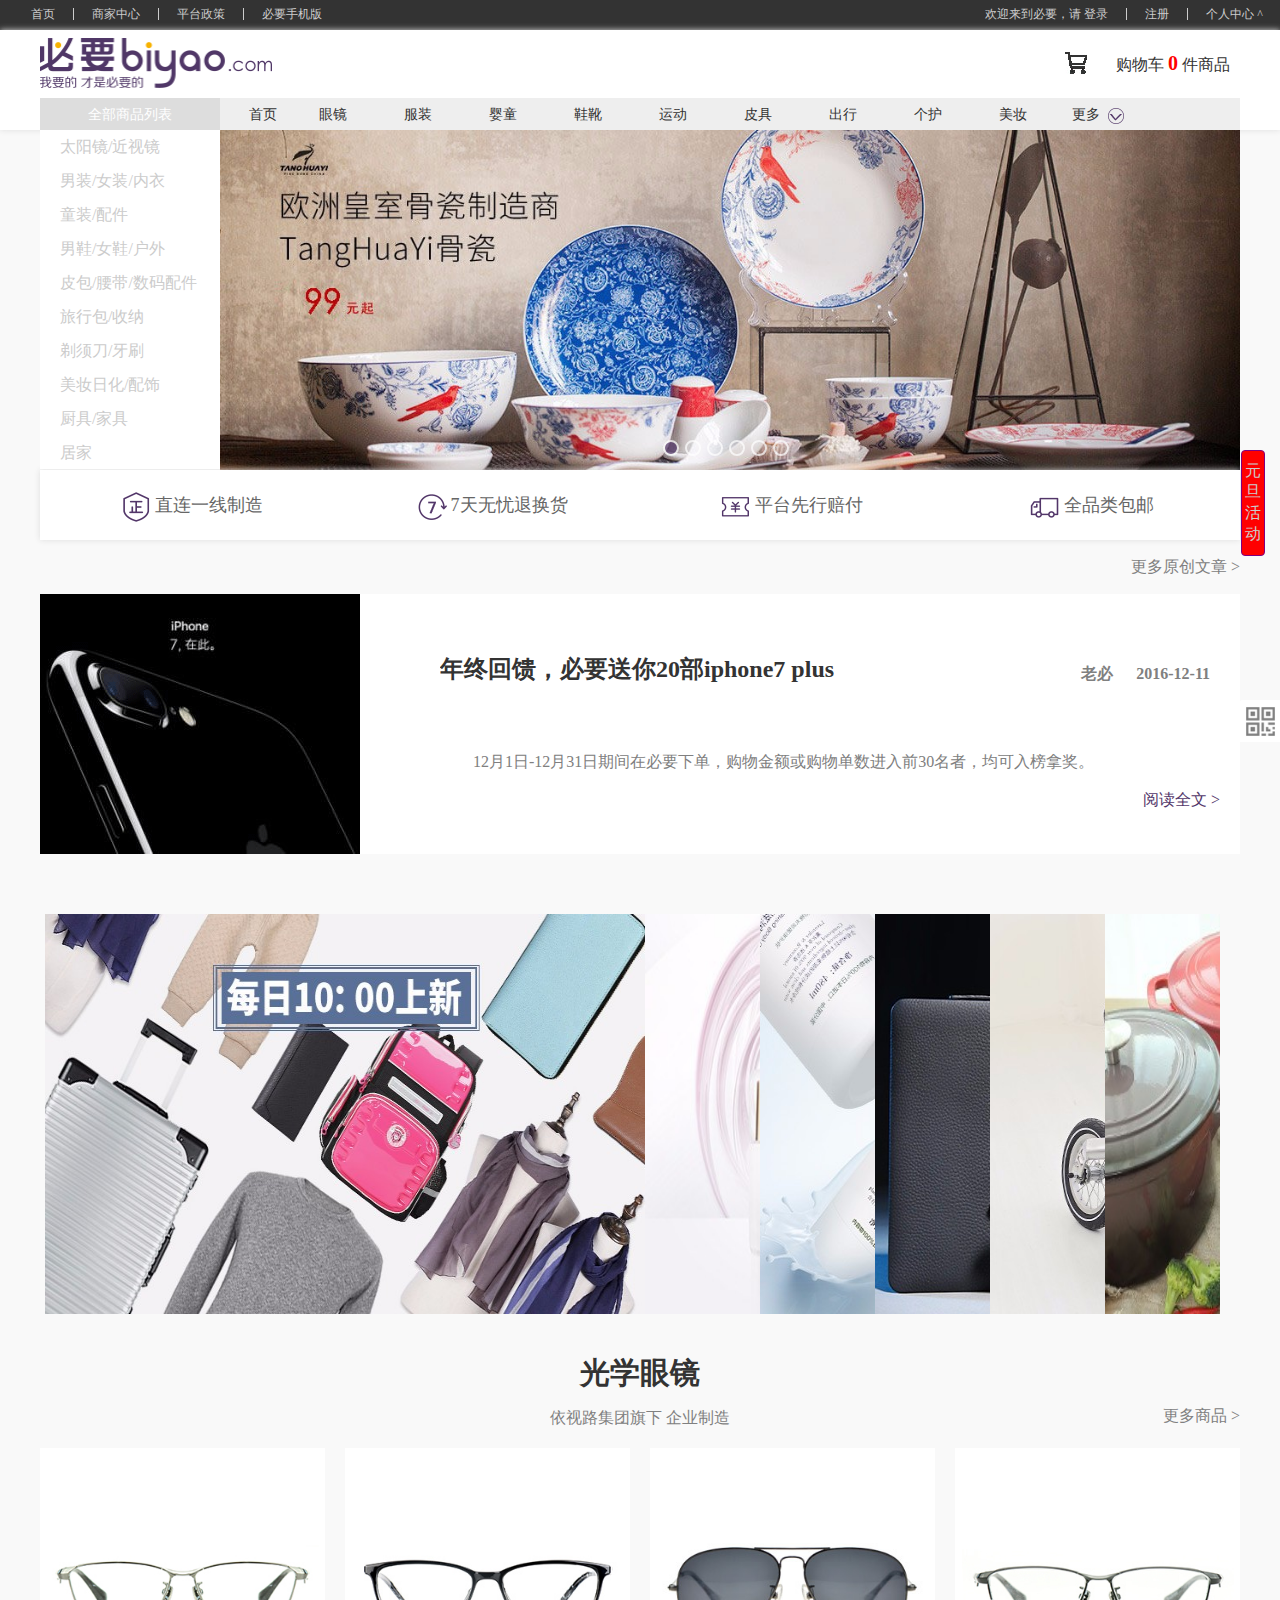
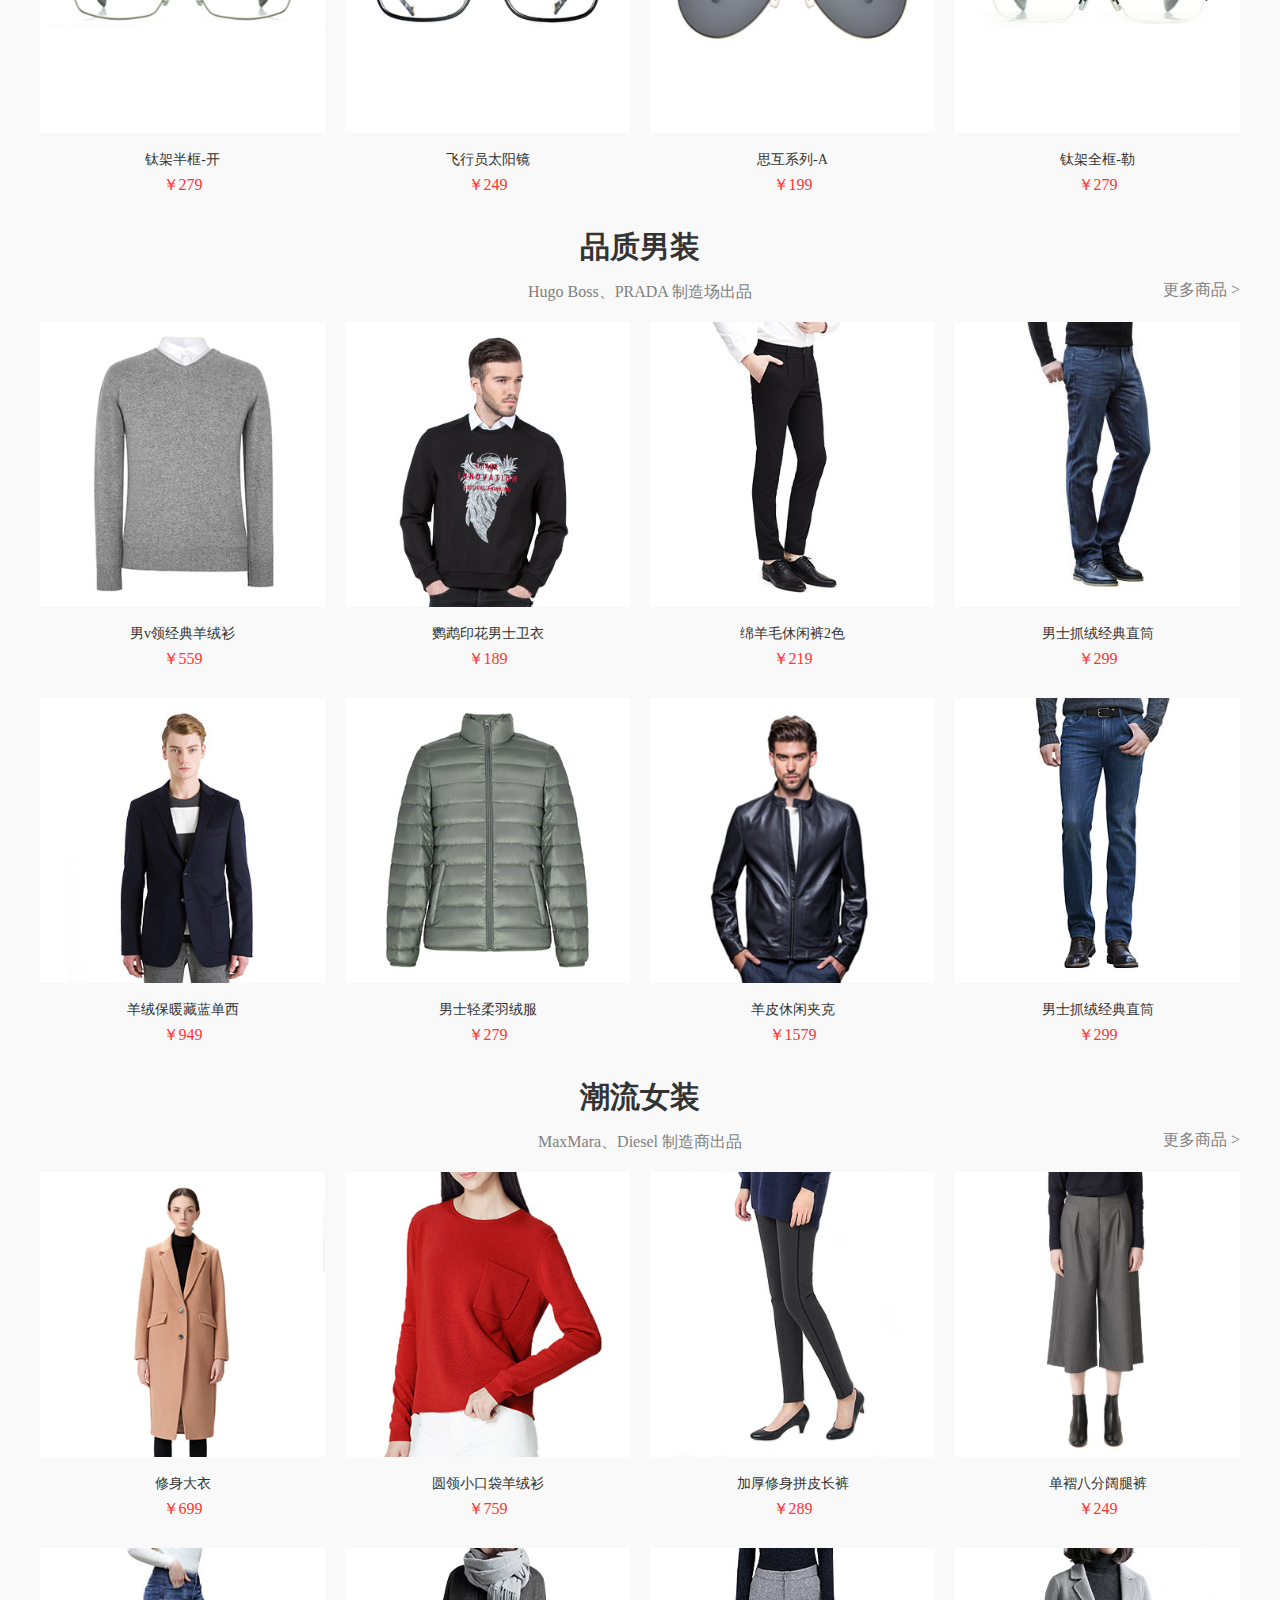
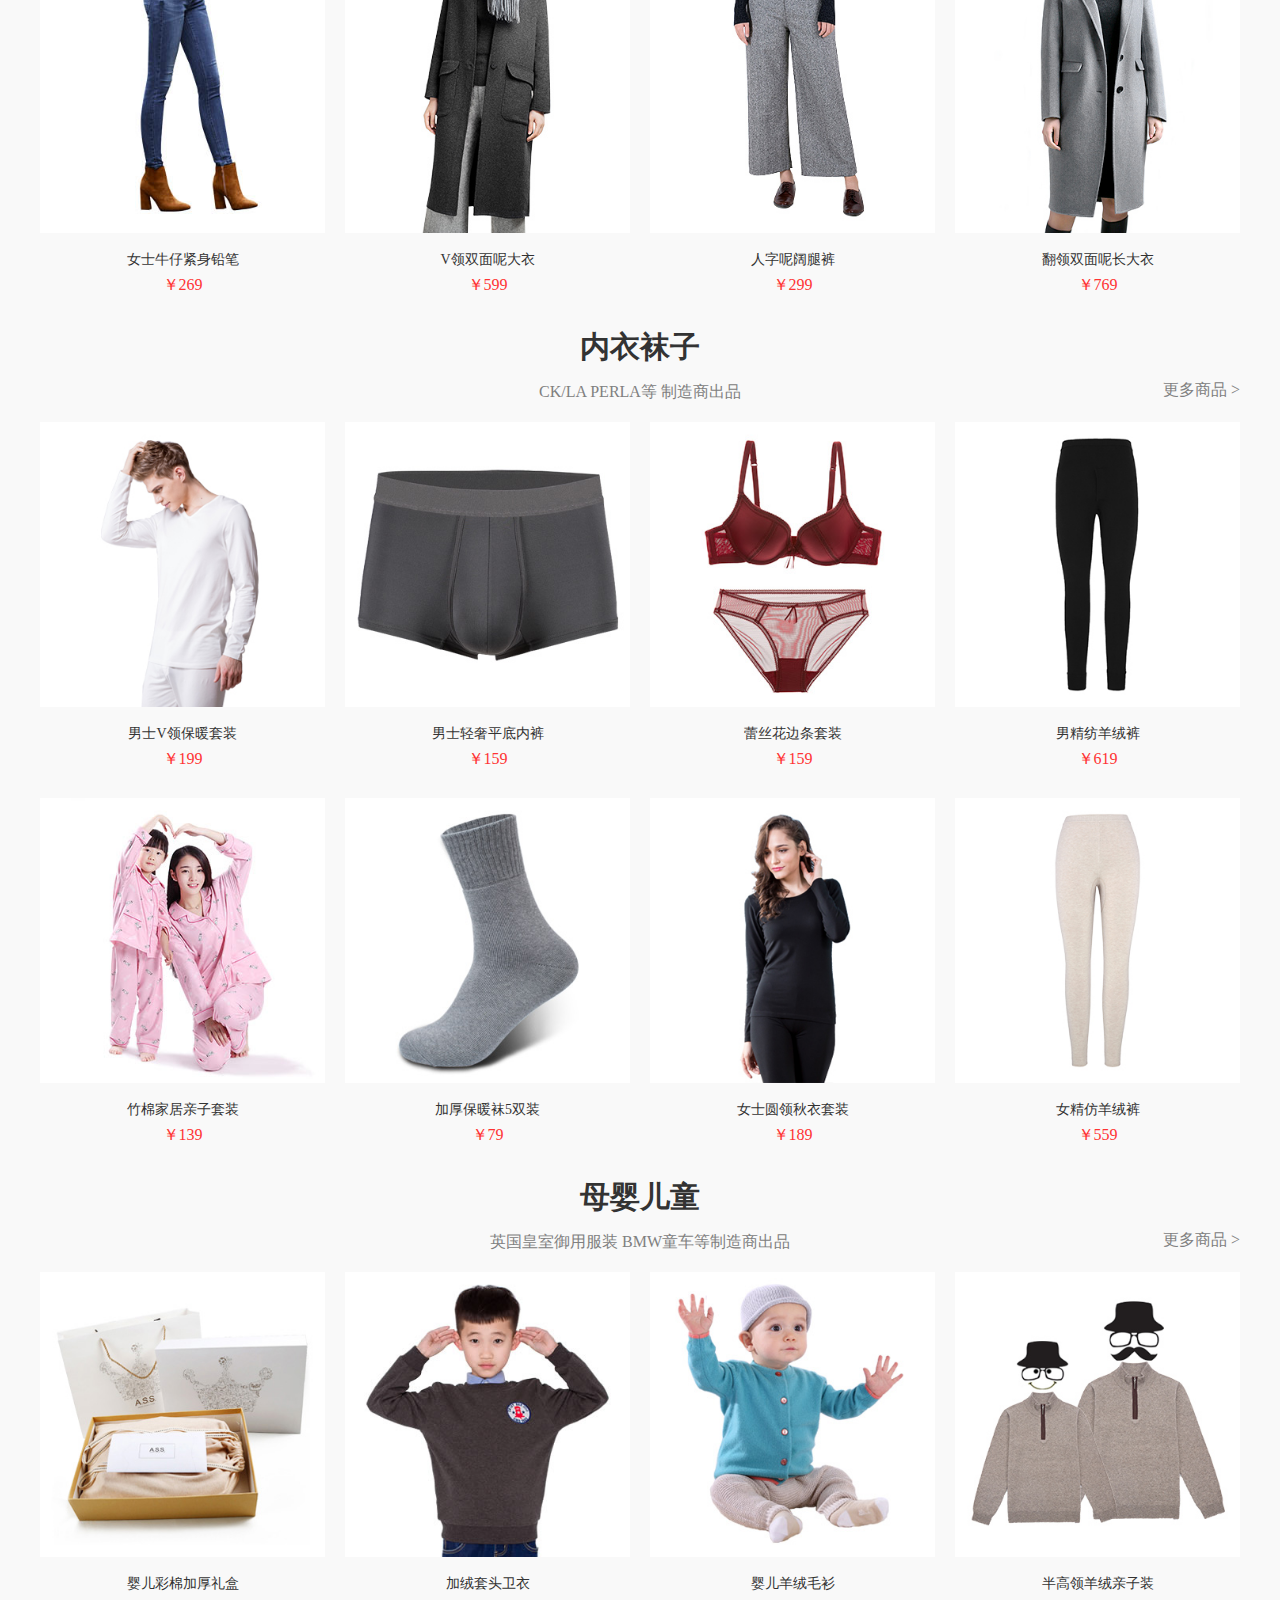
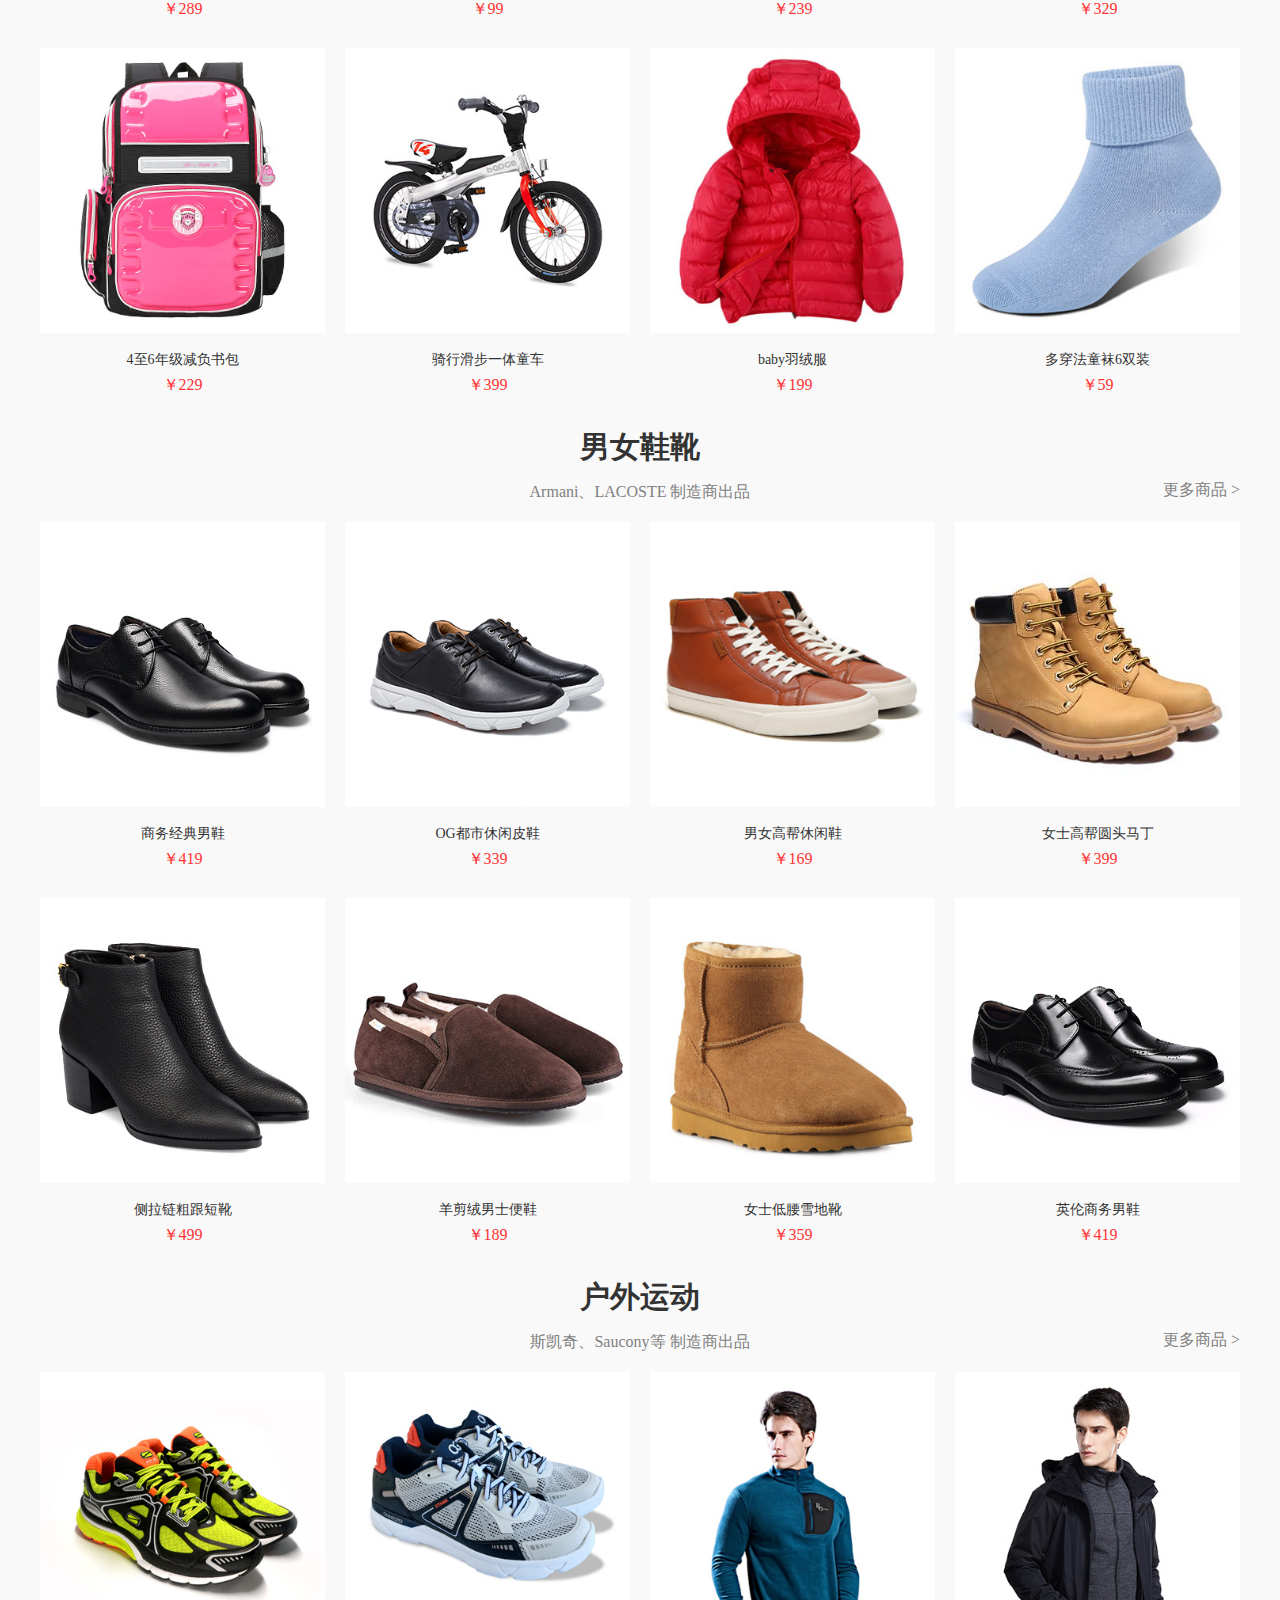
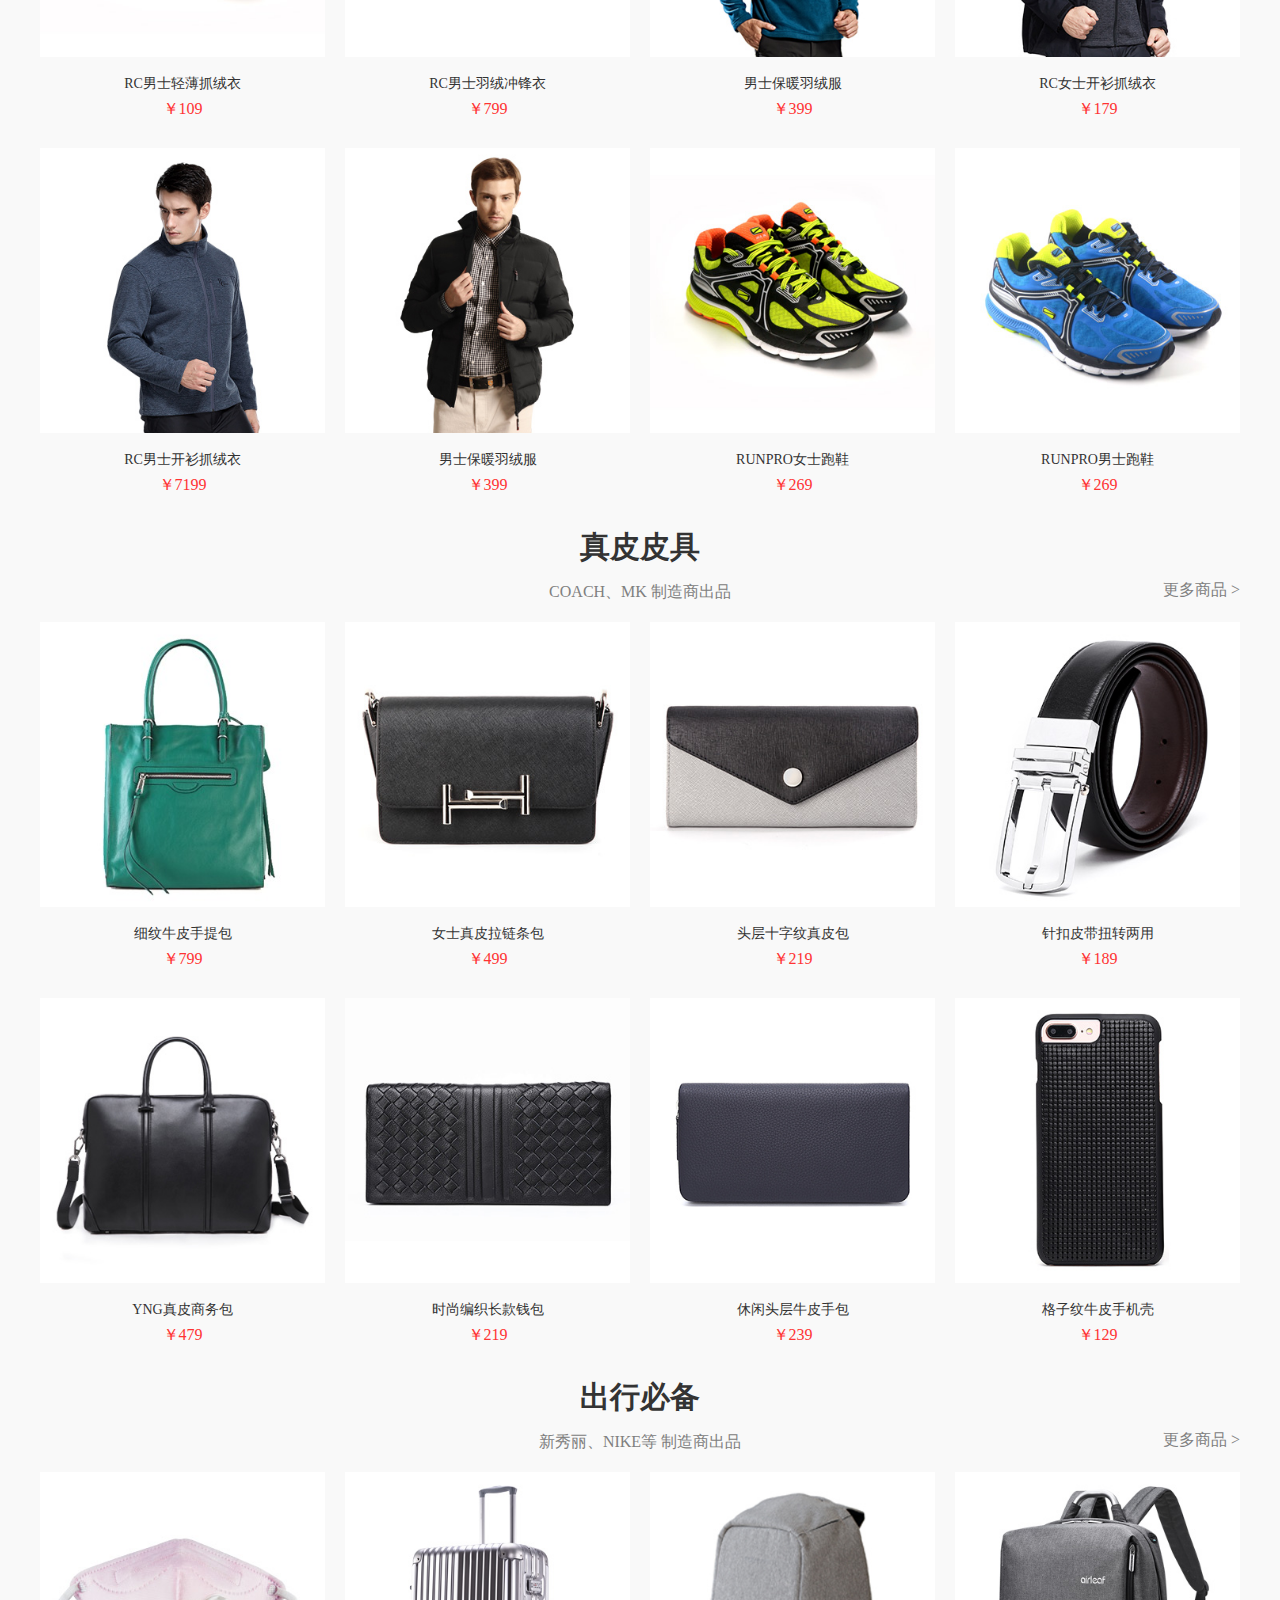
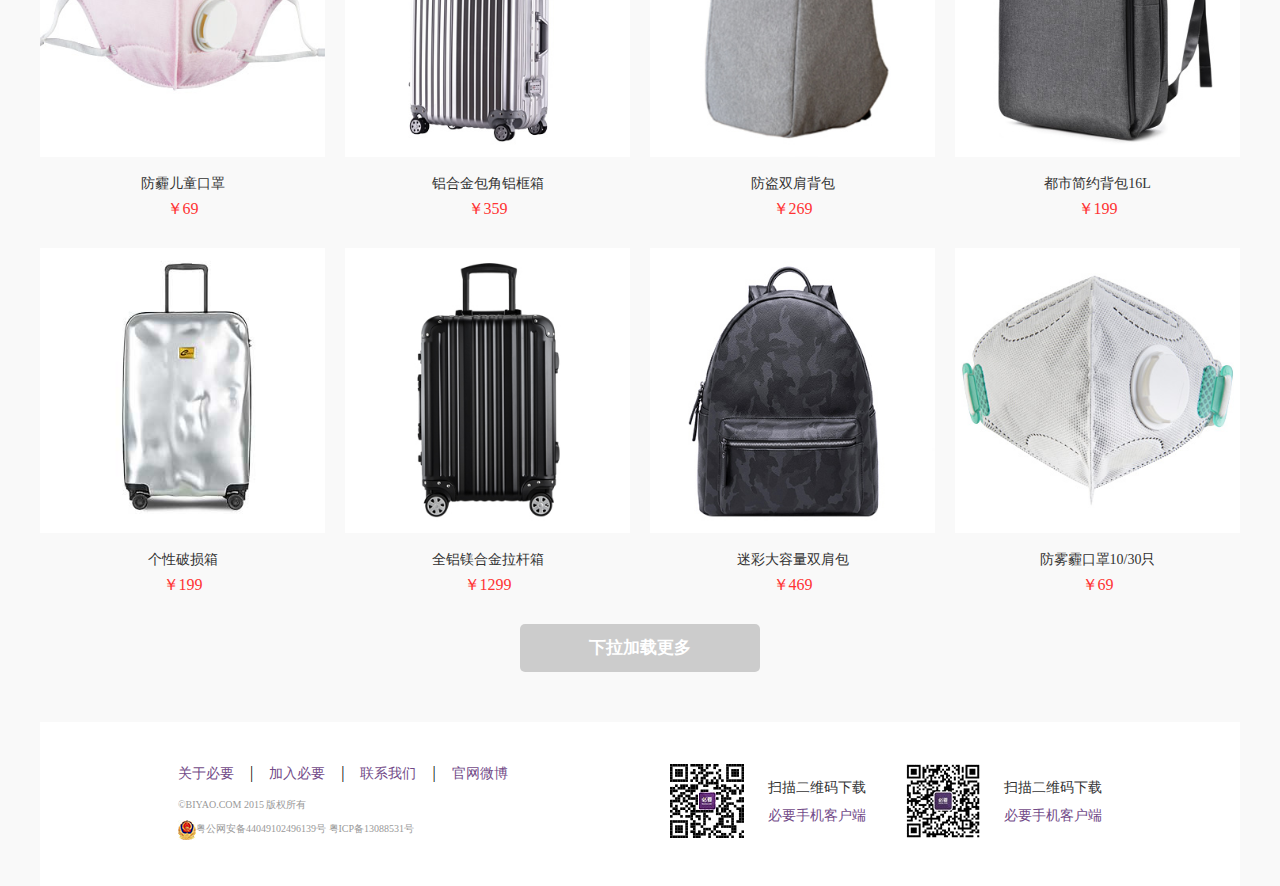
<file: biyaoyuan/index.html>
<!DOCTYPE html>
<html lang="en">
<head>
	<meta charset="UTF-8">
	<title>biyao</title>
	<link rel="stylesheet" href="css/same.css"/>
	<link rel="stylesheet" href="css/different.css"/>
    <script src="script/jquery-1.11.3.js"></script>
	<script src="script/index.js"></script>
	<script src="script/catalogue.js"></script>
	<script src="script/nav.js"></script>
	<script src="script/login.js"></script>
	<script src="script/product.js"></script>
	<script src="script/cookie.js"></script>
	<script src="script/move2.js"></script> 
</head>
</head>
<body id="indexbody">
	<!-- 楼顶 -->
	<div class="left-suspend" id="left-suspend">
	    <ul>
	        <li><a href="javascript:;">光学眼镜</a></li>
	        <li><a href="javascript:;">品质男装</a></li>
	        <li><a href="javascript:;">潮流女装</a></li>
	        <li><a href="javascript:;">内衣袜子</a></li>
	        <li><a href="javascript:;">母婴儿童</a></li>
	        <li><a href="javascript:;">男女鞋靴</a></li>
	        <li><a href="javascript:;">户外运动</a></li>
	        <li><a href="javascript:;">真皮皮具</a></li>
	        <li><a href="javascript:;">出行必备</a></li>
	        <li><a href="javascript:;">穿搭配饰</a></li>
	        <li><a href="javascript:;">美妆洗护</a></li>
	        <li><a href="javascript:;">个人护理</a></li>
	        <li><a href="javascript:;">居家生活</a></li>
	        <li><a href="javascript:;">厨具水具</a></li>
	        <li><a href="javascript:;">家居建材</a></li>
	    </ul>
	</div>
	
	<!-- 活动标 -->
	<div class="activity">
		<a href="html/active.html">元旦活动</a>
	</div>
	<!-- 顶部 -->
	<div id="header">
		<ul class="header1">
			<li>
				<a href="index.html">首页</a>
			</li>
			<li>
				<a href="javascript:;">商家中心</a>
			</li>
			<li>
				<a href="javascript:;">平台政策</a>
			</li>
			<li class="tou1">
				<a href="javascript:;">必要手机版</a>
				<span style="display:none"><img src="img/b_ewm.bmp"/></span>
			</li>
		</ul>
		<ul class="header2">
			<li>欢迎来到必要，请   <a href="html/login.html">登录</a></li>
			<li class="reg"><a href="html/registered.html">注册</a></li>
			<li class="person">
				<a href="javascript:;">个人中心<em> ^ </em></a>
				<ul>
					<i></i>
					<li><a href="html/car.html">我的订单</a></li>
					<li><a href="javascript:;">个人设置</a></li>
				</ul>
			</li>
		</ul>
	</div>
										<!-- nav 导航栏 -->

	<div id="nav">
		<div class="nav">
			<h1><a href="index.html"><img src="img/logo.png"/></a></h1>
			<div class="car">
				<a href="html/car.html"><i></i>购物车 <span>0</span> 件商品</a><!-- span购物车的数量 -->
			</div>
			<ul class="nav_top">
				<li>
					<p class="all">全部商品列表</p>
					
				</li>
				<li>
					<a href="index.html">首页</a>
					<span></span>
				</li>
				<!-- 消失的 -->
				<div class="perv">
					<li class="disappear dis_li1">
						<a href="html/list.html">眼镜</a>
						<span></span>
						<ul style="position:fixed;left:355px;top:55px;z-index: 999999;">
							<i></i>
							<li><a href="html/list.html">太阳镜</a></li>
							<li><a href="html/list.html">旅行镜</a></li>
							<li><a href="html/list.html">近视镜</a></li>
						</ul>
					</li>
					<li  class="disappear dis_li2">
						<a href="html/list.html">服装</a>
						<span></span>
						<ul  style="position:fixed;left:425px;top:55px;z-index: 999999;">
							<i></i>
							<li><a href="html/list.html">男装</a></li>
							<li><a href="html/list.html">女装</a></li>
							<li><a href="html/list.html">配饰</a></li>
						</ul>
					</li>
					<li  class="disappear dis_li3">
						<a href="html/list.html">婴童</a>
						<span></span>
						<ul style="position:fixed;left:495px;top:55px;z-index: 999999;">
							<i></i>
							<li><a href="html/list.html">母婴</a></li>
							<li><a href="html/list.html">儿童</a></li>
							<li><a href="html/list.html">书包</a></li>
							<li><a href="html/list.html">亲子</a></li>
							<li><a href="html/list.html">单车</a></li>
						</ul>
					</li>
					<li  class="disappear dis_li4">
						<a href="html/list.html">鞋靴</a>
						<span></span>
						<ul style="position:fixed;left:565px;top:55px;z-index: 999999;">
							<i></i>
							<li><a href="html/list.html">男鞋</a></li>
							<li><a href="html/list.html">女鞋</a></li>
							<li><a href="html/list.html">童鞋</a></li>
						</ul>
					</li>
					<li  class="disappear dis_li5">
						<a href="html/list.html">运动</a>
						<span></span>
						<ul style="position:fixed;left:635px;top:55px;z-index: 999999;">
							<i></i>
							<li><a href="html/list.html">运动服</a></li>
							<li><a href="html/list.html">运动鞋</a></li>
							<li><a href="html/list.html">户外鞋</a></li>
						</ul>
					</li>
					<li  class="disappear dis_li6">
						<a href="html/list.html">皮具</a>
						<span></span>
						<ul style="position:fixed;left:705px;top:55px;z-index: 999999;">
							<i></i>
							<li><a href="html/list.html">皮带</a></li>
							<li><a href="html/list.html">男包</a></li>
							<li><a href="html/list.html">女包</a></li>
						</ul>
					</li>
					<li  class="disappear dis_li7">
						<a href="html/list.html">出行</a>
						<span></span>
						<ul style="position:fixed;left:775px;top:55px;z-index: 999999;">
							<i></i>
							<li><a href="html/list.html">拉杆箱</a></li>
							<li><a href="html/list.html">休闲包</a></li>
							<li><a href="html/list.html">收纳</a></li>
							<li><a href="html/list.html">口罩</a></li>
						</ul>
					</li>
					<li  class="disappear dis_li8">
						<a href="html/list.html">个护</a>
						<span></span>
						<ul style="position:fixed;left:845px;top:55px;z-index: 999999;">
							<i></i>
							<li><a href="html/list.html">牙刷</a></li>
							<li><a href="html/list.html">剃须刀</a></li>
						</ul>
					</li>
					<li  class="disappear dis_li9">
						<a href="html/list.html">美妆</a>
						<span></span>
						<ul style="position:fixed;left:915px;top:55px;z-index: 999999;">
							<i></i>
							<li><a href="html/list.html">洗护</a></li>
							<li><a href="html/list.html">护肤</a></li>
						</ul>
					</li>
				</div>
				
				<!-- 出现的 -->
				<div class="app_last">
					<li  class="appear app_li1">
						<a href="html/list.html">居家</a>
						<span></span>
						<ul style="position:fixed;left:355px;top:55px;z-index: 999999;">
							<i></i>
							<li><a href="html/list.html">床品</a></li>
							<li><a href="html/list.html">洗浴</a></li>
							<li><a href="html/list.html">日用</a></li>
							<li><a href="html/list.html">布艺</a></li>
						</ul>
					</li>
					<li  class="appear app_li2">
						<a href="html/list.html">厨具</a>
						<span></span>
						<ul style="position:fixed;left:425px;top:55px;z-index: 999999;">
							<i></i>
							<li><a href="html/list.html">锅具</a></li>
							<li><a href="html/list.html">刀具</a></li>
							<li><a href="html/list.html">水具</a></li>
							<li><a href="html/list.html">餐具</a></li>
							<li><a href="html/list.html">厨用小件</a></li>
						</ul>
					</li>
					<li  class="appear app_li3">
						<a href="html/list.html">家具</a>
						<span></span>
						<ul style="position:fixed;left:495px;top:55px;z-index: 999999;">
							<i></i>
							<li><a href="html/list.html">工具</a></li>
							<li><a href="html/list.html">灯具</a></li>
							<li><a href="html/list.html">卫浴</a></li>
							<li><a href="html/list.html">卧室</a></li>
							<li><a href="html/list.html">客厅</a></li>
							<li><a href="html/list.html">书房</a></li>
							<li><a href="html/list.html">餐厅</a></li>
						</ul>
					</li>
				</div>
				<li class="nav_lastli">
					<a href="html/list.html">更多<img src="img/nav/nav-up.png"></a>
				</li>
			</ul>
		</div>
	</div>
	<ul class="dis_ul1">
		<i></i>
		<li><a href="html/list.html">太阳镜</a></li>
		<li><a href="html/list.html">旅行镜</a></li>
		<li><a href="html/list.html">近视镜</a></li>
	</ul>
	<ul class="dis_ul2">
		<i></i>
		<li><a href="html/list.html">男装</a></li>
		<li><a href="html/list.html">女装</a></li>
		<li><a href="html/list.html">配饰</a></li>
	</ul>
	<ul class="dis_ul3">
		<i></i>
		<li><a href="html/list.html">母婴</a></li>
		<li><a href="html/list.html">儿童</a></li>
		<li><a href="html/list.html">书包</a></li>
		<li><a href="html/list.html">亲子</a></li>
		<li><a href="html/list.html">单车</a></li>
	</ul>
	<ul class="dis_ul4">
		<i></i>
		<li><a href="html/list.html">男鞋</a></li>
		<li><a href="html/list.html">女鞋</a></li>
		<li><a href="html/list.html">童鞋</a></li>
	</ul>
	<ul class="dis_ul5">
		<i></i>
		<li><a href="html/list.html">运动服</a></li>
		<li><a href="html/list.html">运动鞋</a></li>
		<li><a href="html/list.html">户外鞋</a></li>
	</ul>
	<ul class="dis_ul6">
		<i></i>
		<li><a href="html/list.html">皮带</a></li>
		<li><a href="html/list.html">男包</a></li>
		<li><a href="html/list.html">女包</a></li>
	</ul>
	<ul class="dis_ul7">
		<i></i>
		<li><a href="html/list.html">拉杆箱</a></li>
		<li><a href="html/list.html">休闲包</a></li>
		<li><a href="html/list.html">收纳</a></li>
		<li><a href="html/list.html">口罩</a></li>
	</ul>
	<ul class="dis_ul8">
		<i></i>
		<li><a href="html/list.html">牙刷</a></li>
		<li><a href="html/list.html">剃须刀</a></li>
	</ul>
	<ul class="dis_ul9">
		<i></i>
		<li><a href="html/list.html">洗护</a></li>
		<li><a href="html/list.html">护肤</a></li>
	</ul>
	<ul class="app_ul1">
		<i></i>
		<li><a href="html/list.html">床品</a></li>
		<li><a href="html/list.html">洗浴</a></li>
		<li><a href="html/list.html">日用</a></li>
		<li><a href="html/list.html">布艺</a></li>
	</ul>
	<ul class="app_ul2">
		<i></i>
		<li><a href="html/list.html">锅具</a></li>
		<li><a href="html/list.html">刀具</a></li>
		<li><a href="html/list.html">水具</a></li>
		<li><a href="html/list.html">餐具</a></li>
		<li><a href="html/list.html">厨用小件</a></li>
	</ul>
	<ul class="app_ul3">
		<i></i>
		<li><a href="html/list.html">工具</a></li>
		<li><a href="html/list.html">灯具</a></li>
		<li><a href="html/list.html">卫浴</a></li>
		<li><a href="html/list.html">卧室</a></li>
		<li><a href="html/list.html">客厅</a></li>
		<li><a href="html/list.html">书房</a></li>
		<li><a href="html/list.html">餐厅</a></li>
	</ul>
									<!-- banner 轮播图 -->
	<div id="banner">
		<div class="banner">
			<ul class="nav_left">
				<li>
					<a href="javascript:;">太阳镜/近视镜</a>
					<div class="details">
						<h3>太阳镜</h3>
						<a href="html/list.html">飞行员太阳镜</a>/<a href="html/list.html">旅行镜</a>/<a href="html/list.html">儿童太阳镜</a>/<a href="html/list.html">经典太阳镜</a>
						<h3>近视镜</h3>
						<a href="html/list.html">多角近视镜</a>/<a href="html/list.html">儿童近视镜</a>/<a href="html/list.html">椭圆框</a>/<a href="html/list.html">方形框</a>/<a href="html/list.html">钛金属框</a>/<a href="html/list.html">休闲系列</a>
					</div>
				</li>
				<li>
					<a href="javascript:;">男装/女装/内衣</a>
					<div class="details">
						<h3>男装</h3>
						<a href="html/list.html">针织衫</a>/<a href="html/list.html">外套</a>/<a href="html/list.html">羽绒服</a>/<a href="html/list.html">西服</a>/<a href="html/list.html">衬衣</a>/<a href="html/list.html">T恤</a>/<a href="html/list.html">牛仔</a>/<a href="html/list.html">休闲裤</a>
						<h3>女装</h3>
						<a href="html/list.html">上衣</a>/<a href="html/list.html">外套</a>/<a href="html/list.html">羽绒服</a>/<a href="html/list.html">下装</a>/<a href="html/list.html">牛仔</a>/<a href=html/list.html">连衣裙</a>/<a href="html/list.html">婚纱</a>
						<h3>内衣</h3>
						<a href="html/list.html">男士内衣</a>/<a href="html/list.html">女士内衣</a>/<a href="html/list.html">家居服</a>/<a href="html/list.html">睡衣</a>/<a href="html/list.html">袜子</a>
						
					</div>
				</li>
				<li>
					<a href="javascript:;">童装/配件</a>
					<div class="details">
						<h3>童装</h3>
						<a href="html/list.html">月子服</a>/<a href="html/list.html">羽绒服</a>/<a href="html/list.html">童衫</a>/<a href="html/list.html">童裤</a>/<a href="html/list.html">儿童内衣</a>/<a href="html/list.html">童袜</a>
						<h3>配件</h3>
						<a href="html/list.html">亲子装</a>/<a href="html/list.html">儿童书包</a>/<a href="html/list.html">单车</a>/<a href="html/list.html">儿童配饰</a>
					</div>
				</li>
				<li>
					<a href="javascript:;">男鞋/女鞋/户外</a>
					<div class="details">
						<h3>男鞋</h3>
						<a href="html/list.html">皮鞋</a>/<a href="html/list.html">休闲鞋</a>
						<h3>女鞋</h3>
						<a href="html/list.html">女靴</a>/<a href="html/list.html">休闲鞋</a>/<a href="html/list.html">单鞋</a>
						<h3>户外</h3>
						<a href="html/list.html">户外鞋</a>
					</div>
				</li>
				<li>
					<a href="javascript:;">皮包/腰带/数码配件</a>
					<div class="details">
						<h3>皮包</h3>
						<a href="html/list.html">单肩包</a>/<a href="html/list.html">钱包手包</a>/<a href="html/list.html">单肩包</a>
						<h3>腰带</h3>
						<a href="html/list.html">皮带</a>
						<h3>数码配件</h3>
						<a href="html/list.html">手机壳</a>/<a href="html/list.html">键盘垫</a>
					</div>
				</li>
				<li>
					<a href="javascript:;">旅行包/收纳</a>
					<div class="details">
						<h3>旅行箱</h3>
						<a href="html/list.html">拉杆箱</a>/<a href="html/list.html">双肩包</a>
						<h3>收纳</h3>
						<a href="html/list.html">化妆包</a>/<a href="html/list.html">口罩</a>
					</div>
				</li>
				<li>
					<a href="javascript:;">剃须刀/牙刷</a>
					<div class="details">
						<h3>剃须刀</h3>
						<a href="html/list.html">剃须刀</a>
						<h3>牙刷</h3>
						<a href="html/list.html">声波震动牙刷</a>
					</div>
				</li>
				<li>
					<a href="javascript:;">美妆日化/配饰</a>
					<div class="details">
						<h3>美妆日化</h3>
						<a href="html/list.html">美妆</a>/<a href="html/list.html">洗护</a>
						<h3>配饰</h3>
						<a href="html/list.html">羊绒围巾</a>/<a href="html/list.html">丝巾</a>
					</div>
				</li>
				<li>
					<a href="javascript:;">厨具/家具</a>
					<div class="details">
						<h3>厨具</h3>
						<a href="html/list.html">锅具</a>/<a href="html/list.html">刀具</a>/<a href="html/list.html">水具</a>/<a href="html/list.html">厨用小件</a>/<a href="html/list.html">餐具</a>
						<h3>家具</h3>
						<a href="html/list.html">灯具</a>/<a href="html/list.html">卫浴</a>/<a href="html/list.html">床垫</a>/<a href="html/list.html">卧室</a>/<a href="html/list.html">客厅</a>/<a href="html/list.html">书房</a>/<a href="html/list.html">餐厅</a>
					</div>
				</li>
				<li>
					<a href="javascript:;">居家</a>
					<div class="details">
						<h3>居家</h3>
						<a href="html/list.html">床品</a>/<a href="html/list.html">洗浴</a>/<a href="html/list.html">日用</a>
					</div>
				</li>
			</ul>
			<div class="banner_main">
				<div class="ban_img">
					<img src="img/banner/1.jpg" alt="" style="display: block;">
					<img src="img/banner/2.jpg" alt="">
					<img src="img/banner/3.jpg" alt="">
					<img src="img/banner/4.jpg" alt="">
					<img src="img/banner/5.jpg" alt="">
					<img src="img/banner/6.jpg" alt="">
				</div>
				<div class="ban_nav">
					<a class="frist" href="javascript:;" style="background: #523669"></a>
					<a href="javascript:;"></a>
					<a href="javascript:;"></a>
					<a href="javascript:;"></a>
					<a href="javascript:;"></a>
					<a href="javascript:;"></a>
				</div>
			</div>
			<div class="ban_bottom">
				<ul>
					<li><i><img src="img/banner/1.png" alt=""></i>直连一线制造</li>
					<li><i><img src="img/banner/2.png" alt=""></i>7天无忧退换货</li>
					<li><i><img src="img/banner/3.png" alt=""></i>平台先行赔付</li>
					<li><i><img src="img/banner/4.png" alt=""></i>全品类包邮</li>
				</ul>
			</div>
		</div>
	</div>

	<!-- 更多原创文章 -->
	<div class="new">
		<a href="http://www.biyao.com/article/articleList.html">更多原创文章 > </a>
		<div class="new_wen">
			<span class="new_img">
				<img src="img/news/new_wenzhang.png" alt="打不开此图片" title="iphone7"/>
			</span>
			<p>
				<a href="http://news.biyao.com/pc/article/6603d996a77f45abaddabc7a73cd7c2b.html">年终回馈，必要送你20部iphone7 plus</a>
				<span>
					<strong>老必</strong>
					<strong>2016-12-11</strong>
				</span>
			</p>
			<div>
				12月1日-12月31日期间在必要下单，购物金额或购物单数进入前30名者，均可入榜拿奖。
				<a href="http://news.biyao.com/pc/article/6603d996a77f45abaddabc7a73cd7c2b.html">阅读全文 > </a>
			</div>
		</div>	

	</div>

	<!-- news  手风琴-->
	<div id="news">
		<div class="news"><!-- json图片 -->
			<a href="html/list.html"><img src="img/news/1.jpg" alt="打不开此图片" title="news1"></a>
			<a href="html/list.html"><img src="img/news/2.jpg" alt="打不开此图片" title="news2"></a>
			<a href="html/list.html"><img src="img/news/3.jpg" alt="打不开此图片" title="news3"></a>
			<a href="html/list.html"><img src="img/news/4.jpg" alt="打不开此图片" title="news4"></a>
			<a href="html/list.html"><img src="img/news/5.jpg" alt="打不开此图片" title="news5"></a>
			<a href="html/list.html"><img src="img/news/6.jpg" alt="打不开此图片" title="news6"></a>
		</div>
	</div>

	<!-- category 分类 -->
	<div id="category">
		<div class="category">
			<div class="category-glasses clearfix">		
			<!-- 眼镜 -->
				<div class="head">
					<h2>光学眼镜</h2>
					<p>依视路集团旗下 企业制造</p>
					<a href="html/list.html">更多商品&nbsp;></a>
				</div>
				<div class="goods clearfix"></div><!-- json数据 -->
			</div>
			<div class="category-man clearfix">			
			<!-- 男装-->
				<div class="head">
					<h2>品质男装</h2>
					<p>Hugo Boss、PRADA 制造场出品</p>
					<a href="html/list.html">更多商品&nbsp;></a>
				</div>
				<div class="goods clearfix"></div><!-- json数据 -->
			</div>
			<div class="category-lady clearfix">			
			<!-- 女装 -->
				<div class="head">
					<h2>潮流女装</h2>
					<p>MaxMara、Diesel 制造商出品</p>
					<a href="html/list.html">更多商品 ></a>
				</div>
				<div class="goods clearfix"><!-- json数据 -->
					
				</div>
			</div>
			<div class="category-underwear clearfix">	
			<!-- 内衣 -->
				<div class="head">
					<h2>内衣袜子</h2>
					<p>CK/LA PERLA等 制造商出品</p>
					<a href="html/list.html">更多商品 ></a>
				</div>
				<div class="goods clearfix"></div><!-- json数据 -->
			</div>
			<div class="category-child clearfix">		
			<!-- 童装 -->
				<div class="head">
					<h2>母婴儿童</h2>
					<p>英国皇室御用服装 BMW童车等制造商出品</p>
					<a href="html/list.html">更多商品 ></a>
				</div>
				<div class="goods clearfix"></div><!-- json数据 -->
			</div>
			<div class="category-shose clearfix">		
			<!-- 鞋子 -->
				<div class="head">
					<h2>男女鞋靴</h2>
					<p>Armani、LACOSTE 制造商出品</p>
					<a href="html/list.html">更多商品 ></a>
				</div>
				<div class="goods clearfix"></div><!-- json数据 -->
			</div>
			<div class="category-sport clearfix">		
			<!-- 户外运动 -->
				<div class="head">
					<h2>户外运动</h2>
					<p>斯凯奇、Saucony等 制造商出品</p>
					<a href="html/list.html">更多商品&nbsp;></a>
				</div>
				<div class="goods clearfix"></div><!-- json数据 -->
			</div>
			<div class="category-leather clearfix">		
			<!-- 皮具 -->
				<div class="head">
					<h2>真皮皮具</h2>
					<p>COACH、MK 制造商出品</p>
					<a href="html/list.html">更多商品 ></a>
				</div>
				<div class="goods clearfix"></div><!-- json数据 -->
			</div>
			<div class="category-travel clearfix">
			<!-- 出行 -->
				<div class="head">
					<h2>出行必备</h2>
					<p>新秀丽、NIKE等 制造商出品</p>
					<a href="html/list.html">更多商品 ></a>
				</div>
				<div class="goods clearfix"></div><!-- json数据 -->
			</div>
			<!-- 滚动事件 加载更多 -->

			<div class="category-scroll" id="category-scroll">
				<div class="head">
					<h2>下拉加载更多</h2>
				</div>
			</div>
			
			
			<div class="category-ornament clearfix" style="display: none">		
			<!-- 配饰 -->
				<div class="head">
					<h2>穿搭配饰</h2>
					<p>COACH、Kipling等 制造商出品</p>
					<a href="html/list.html">更多商品&nbsp;></a>
				</div>
				<div class="goods clearfix"></div><!-- json数据 -->
			</div>
			<div class="category-cosmetics clearfix" style="display: none">	
			<!-- 美妆 -->
				<div class="head">
					<h2>美妆洗护</h2>
					<p>瑞士SWISSGETAL实验室 日本ADJUVANT制造商出品</p>
					<a href="html/list.html">更多商品 ></a>
				</div>
				<div class="goods clearfix"><!-- json数据 -->
					
				</div>
			</div>
			<div class="category-nurse clearfix" style="display: none">		
			<!-- 护理 -->
				<div class="head">
					<h2>个人护理</h2>
					<p>源自美国 Edgewell制造出品</p>
					<a href="html/list.html">更多商品 ></a>
				</div>
				<div class="goods clearfix"></div><!-- json数据 -->
			</div>
			<div class="category-house clearfix" style="display: none">		
			<!-- 家居-->
				<div class="head">
					<h2>居家生活</h2>
					<p>MUJI、King koil等 制造商出品</p>
					<a href="html/list.html">更多商品 ></a>
				</div>
				<div class="goods clearfix"></div><!-- json数据 -->
			</div>
			<div class="category-kitchen clearfix" style="display: none">		
			<!-- 厨具-->
				<div class="head">
					<h2>厨具水具</h2>
					<p>双立人、ALL-Clad等 制造商出品</p>
					<a href="html/list.html">更多商品&nbsp;></a>
				</div>
				<div class="goods clearfix"><!-- json数据 -->
					
				</div>
			</div>
			<div class="category-furniture clearfix" style="display: none">	
			<!-- 家具-->
				<div class="head">
					<h2>家具建材</h2>
					<p>MUJI制造商出品 实木家具</p>
					<a href="html/list.html">更多商品 ></a>
				</div>
				<div class="goods clearfix"></div><!-- json数据 -->
			</div>
		</div>
	</div>

	<!-- footer -->
	<div id="footer">
		<div class="footer">
			<div class="left fl">
				<p><a href="javascript:;">关于必要</a>|<a href="javascript:;">加入必要</a>|<a href="javascript:;">联系我们</a>|<a href="javascript:;">官网微博</a></p>
				<span>&copy;BIYAO.COM 2015 版权所有</span>
				<span><img src="img/soft.jpg" alt="打不开此图片" title="gongan"/>粤公网安备44049102496139号 粤ICP备13088531号</span>
			</div>
			<div class="right fr">
				<dl class="app fl">
					<dt></dt>
					<dd>
						<p>扫描二维码下载</p>
						<p class="app_p">必要手机客户端</p>
					</dd>
				</dl>
				<dl class="wx fl">
					<dt></dt>
					<dd>
						<p>扫描二维码下载</p>
						<p class="wx_p">必要手机客户端</p>
					</dd>
				</dl>
			</div>
		</div>
	</div>

	<div id="back">
		<span><img src="img/ewm1.bmp"/><img src="img/ewm2.bmp"/></span>
		<p>︿</p>
		<div><img src="img/b_ewm.bmp"/></div>
	</div>
</body>
</html>
</file>
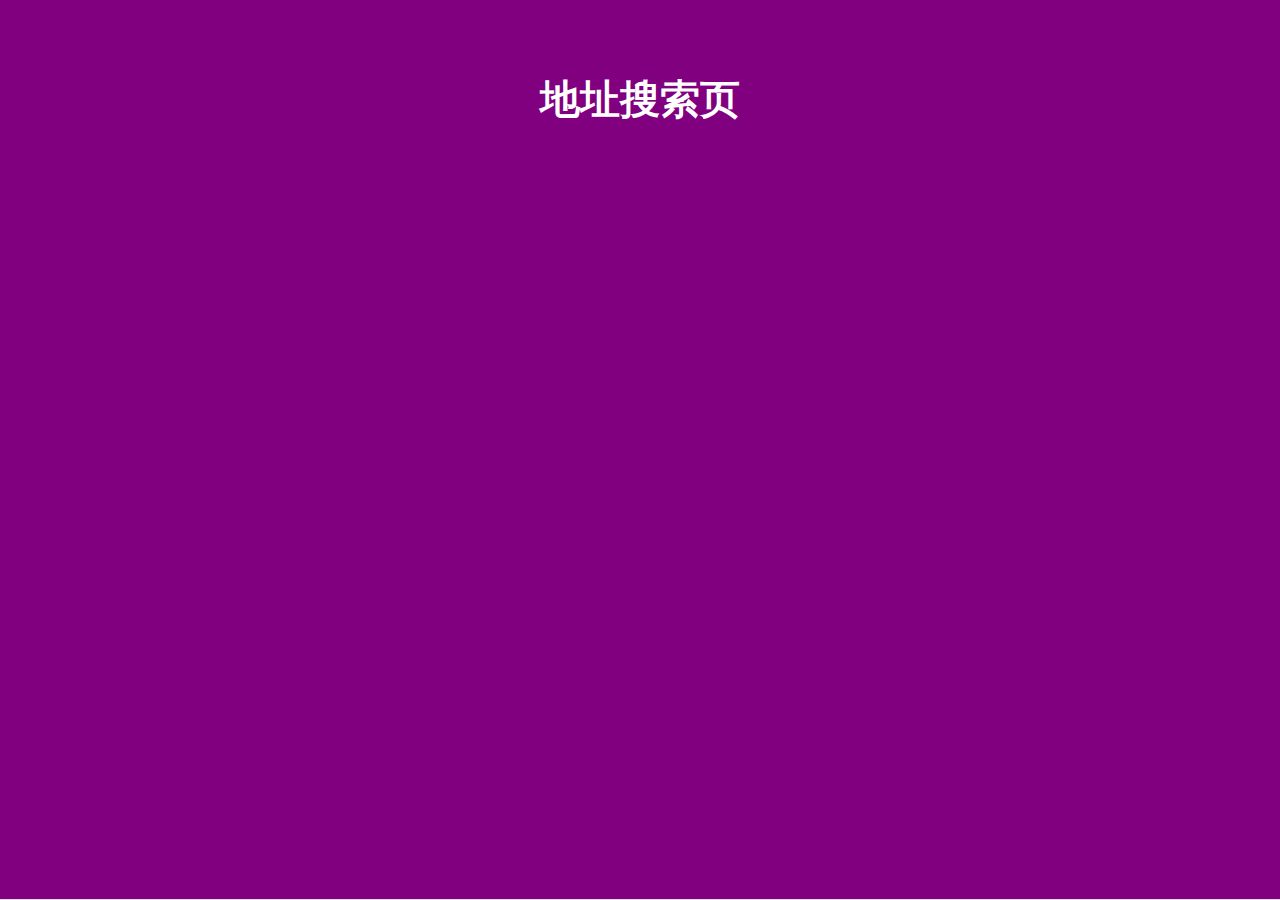
<file: waimai/index.html>
<!DOCTYPE html PUBLIC "-//W3C//DTD XHTML 1.0 Transitional//EN" "http://www.w3.org/TR/xhtml1/DTD/xhtml1-transitional.dtd">
<html xmlns="http://www.w3.org/1999/xhtml" xml:lang="en">
<head>
	<meta http-equiv="Content-Type" content="text/html;charset=UTF-8">
	<meta name="viewport" content="width=device-width, user-scalable=no, initial-scale=1.0, maximum-scale=1.0, minimum-scale=1.0" />
	<title>外卖平台</title>
	<link rel="stylesheet" href="css/index.css" />
	<link rel="stylesheet" href="css/reset.css" />
	<script src="js/rem.js"></script>
</head>
<body>
	<div id="address" class="select">
		<a href="#detail">地址搜索页</a>
	</div>
	<div id="city" class="select">
		<a href="#address">城市选择页</a>
	</div>
	<div id="rlist" class="select">
		<a href="#city">餐厅列表页</a>
	</div>
	<div id="detail" class="select">
		<a href="#rlist">餐厅列表页</a>
	</div>
	<script src="js/zepto.js"></script>
	<script src="js/module/addressObj.js"></script>
	<script src="js/module/cityObj.js"></script>
	<script src="js/module/detailObj.js"></script>
	<script src="js/module/rlistObj.js"></script>
	<script src="js/index.js"></script>
</body>
</html>
</file>
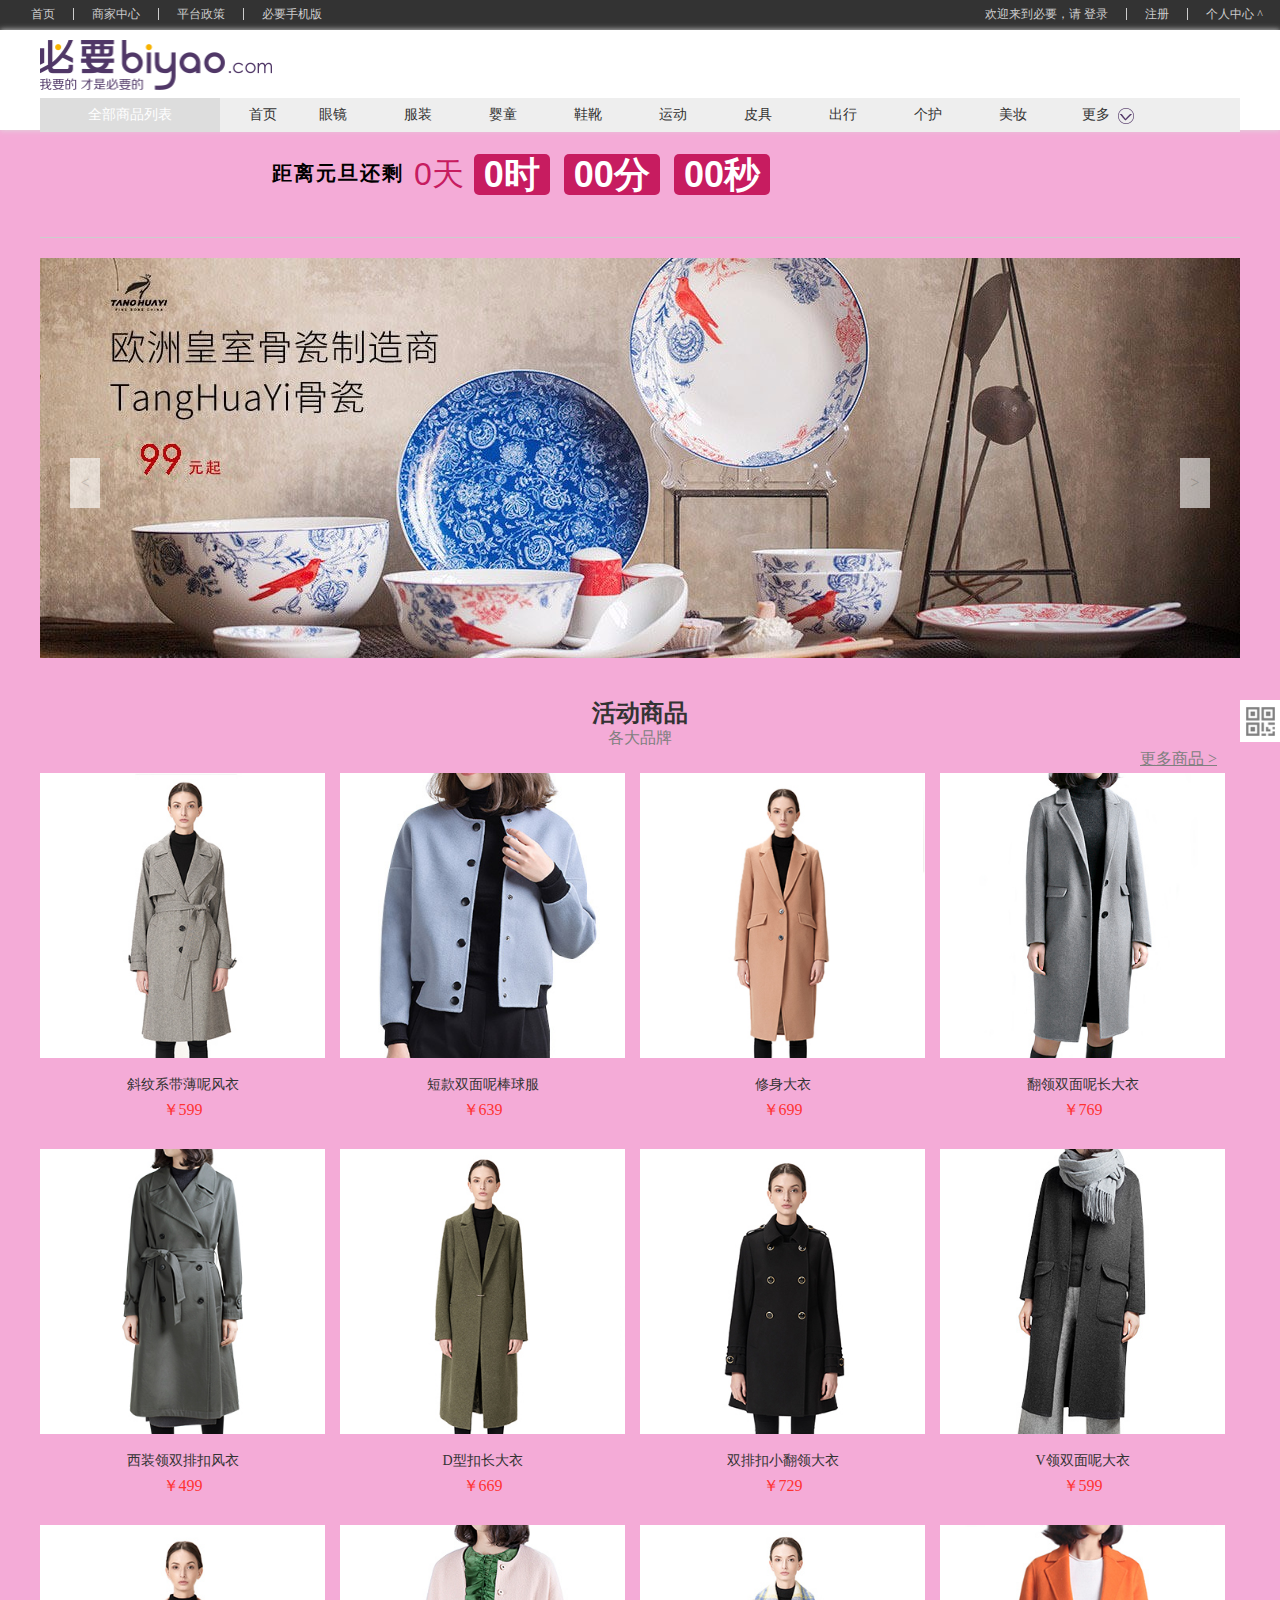
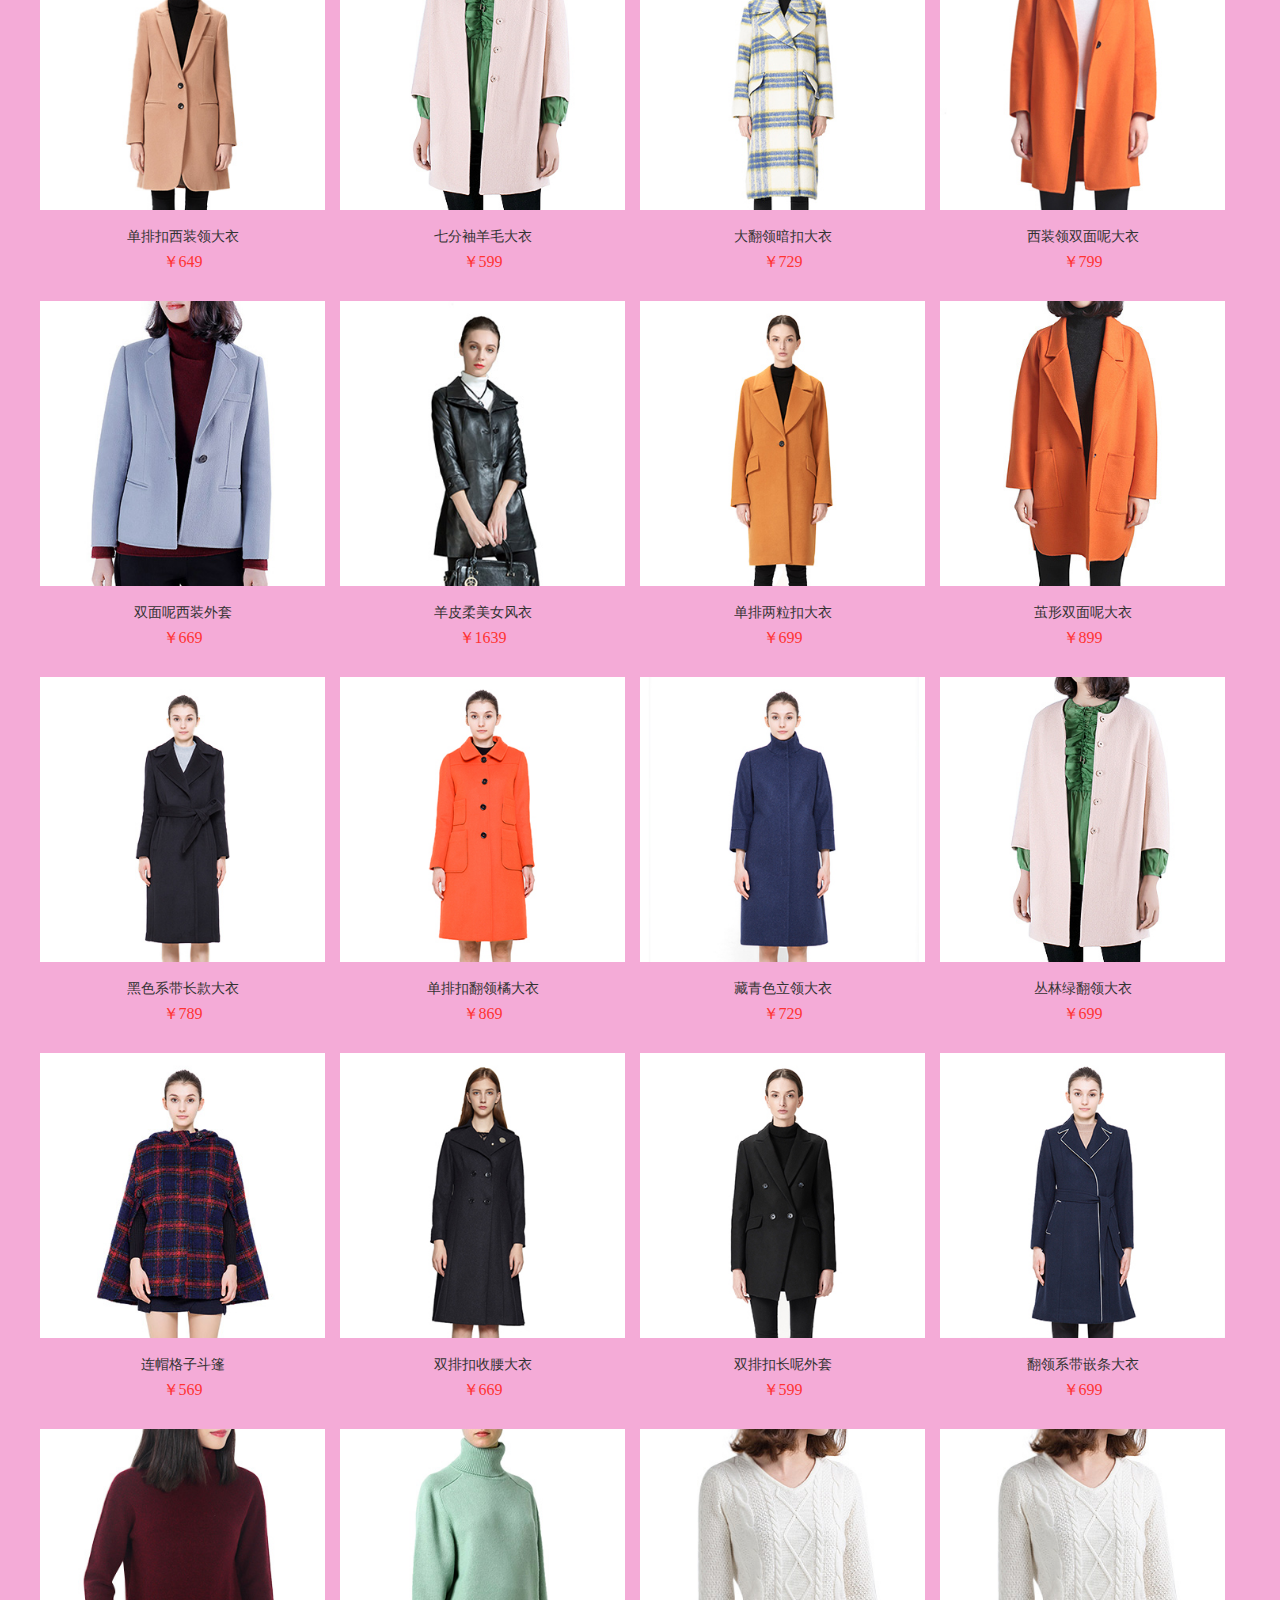
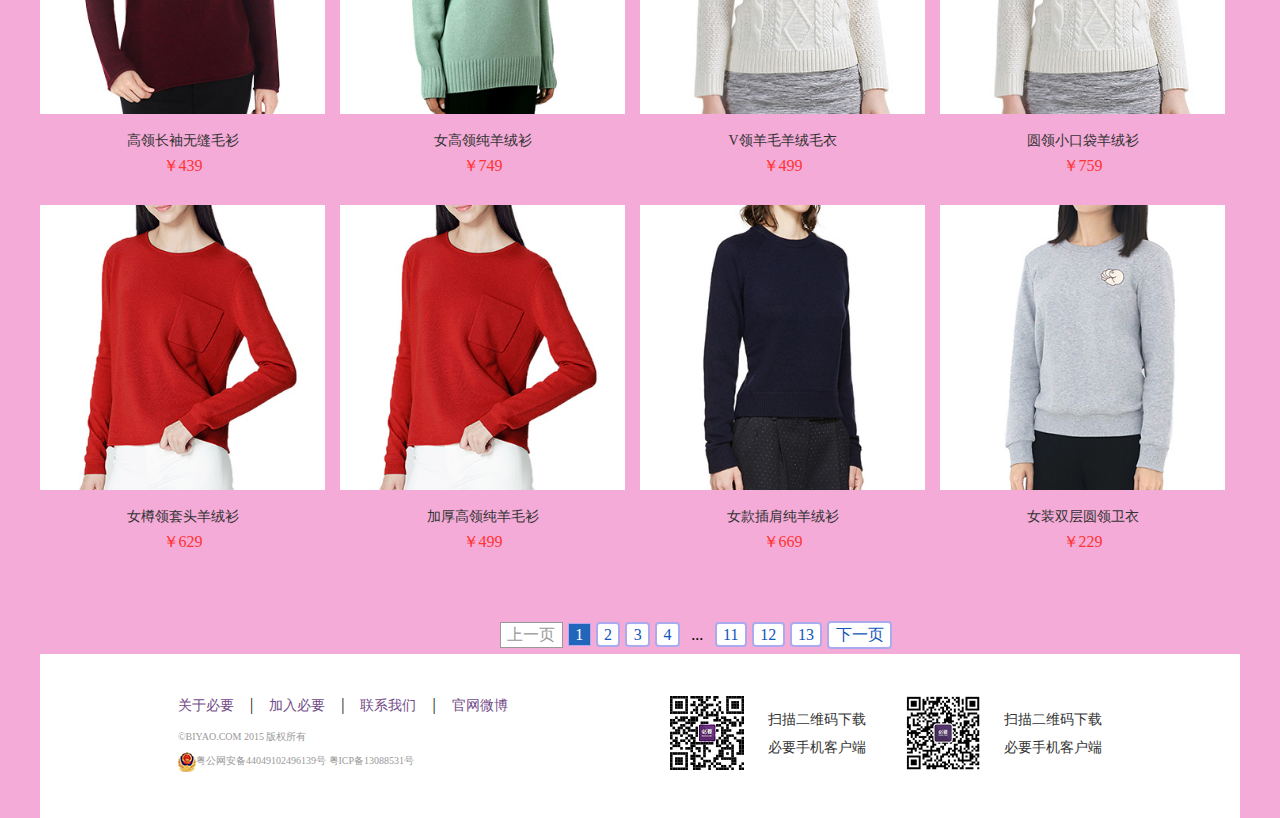
<file: biyaoyuan/html/active.html>
<!DOCTYPE html>
<html lang="en">
<head>
	<meta charset="UTF-8">
	<title>活动页</title>
	<link rel="stylesheet" href="../css/same.css">
	<link rel="stylesheet" href="../css/active.css">
	<script src="../script/jquery-1.11.3.js"></script>
	<script src="../script/login.js"></script>
	<script src="../script/index.js"></script>
	<script src="../script/car.js"></script>
	
	<script src="../script/cookie.js"></script>
	<script src="../script/jquery.cookie.js"></script>
	<script src="../script/jquery.pagination.js"></script>
	<script src="../script/active.js"></script>
</head>
<body id="active_body">
	<!-- 头部 -->
	<div id="header">
		<ul class="header1">
			<li>
				<a href="../index.html">首页</a>
			</li>
			<li>
				<a href="javascript:;">商家中心</a>
			</li>
			<li>
				<a href="javascript:;">平台政策</a>
			</li>
			<li class="tou1">
				<a href="javascript:;">必要手机版</a>
				<span style="display:none"><img src="../img/b_ewm.bmp"/></span>
			</li>
		</ul>
		<ul class="header2">
			<li>欢迎来到必要，请   <a href="login.html">登录</a></li>
			<li class="reg"><a href="registered.html">注册</a></li>
			<li class="person">
				<a href="javascript:;">个人中心<em> ^ </em></a>
				<ul>
					<i></i>
					<li><a href="car.html">我的订单</a></li>
					<li><a href="javascript:;">个人设置</a></li>
				</ul>
			</li>
		</ul>
	</div>

	<!-- nav 导航栏 -->
										
	<div id="nav">
		<div class="nav">
			<h1><a href="../index.html"><img src="../img/logo.png"/></a></h1>
			<!-- <div class="car">
				<a href="car.html"><i></i>购物车 <span>0</span> 件商品</a>span购物车的数量
			</div> -->
			<ul class="nav_top">
				<li>
					<p class="all">全部商品列表</p>
					
				</li>
				<li>
					<a href="../index.html">首页</a>
					<span></span>
				</li>
				<!-- 消失的 -->
				<div class="perv_li">
					<li class="disappear dis_li1">
						<a href="list.html">眼镜</a>
						<span></span>
					</li>
					<li  class="disappear dis_li2">
						<a href="list.html">服装</a>
						<span></span>
					</li>
					<li  class="disappear dis_li3">
						<a href="list.html">婴童</a>
						<span></span>
					</li>
					<li  class="disappear dis_li4">
						<a href="list.html">鞋靴</a>
						<span></span>
					</li>
					<li  class="disappear dis_li5">
						<a href="list.html">运动</a>
						<span></span>
					</li>
					<li  class="disappear dis_li6">
						<a href="list.html">皮具</a>
						<span></span>
					</li>
					<li  class="disappear dis_li7">
						<a href="list.html">出行</a>
						<span></span>
					</li>
					<li  class="disappear dis_li8">
						<a href="list.html">个护</a>
						<span></span>
					</li>
					<li  class="disappear dis_li9">
						<a href="list.html">美妆</a>
						<span></span>
					</li>
				</div>
				
				<!-- 出现的 -->
				<div class="app_last_li">
					<li  class="appear app_li1">
						<a href="list.html">居家</a>
						<span></span>
					</li>
					<li  class="appear app_li2">
						<a href="list.html">厨具</a>
						<span></span>
					</li>
					<li  class="appear app_li3">
						<a href="list.html">家具</a>
						<span></span>
					</li>
				</div>
				<li class="nav_lastli">
					<a href="list.html">更多<img src="../img/nav/nav-up.png"></a>
				</li>
			</ul>
		</div>
	</div>
	<ul class="dis_ul1">
		<i></i>
		<li><a href="list.html">太阳镜</a></li>
		<li><a href="list.html">旅行镜</a></li>
		<li><a href="list.html">近视镜</a></li>
	</ul>
	<ul class="dis_ul2">
		<i></i>
		<li><a href="list.html">男装</a></li>
		<li><a href="list.html">女装</a></li>
		<li><a href="list.html">配饰</a></li>
	</ul>
	<ul class="dis_ul3">
		<i></i>
		<li><a href="list.html">母婴</a></li>
		<li><a href="list.html">儿童</a></li>
		<li><a href="list.html">书包</a></li>
		<li><a href="list.html">亲子</a></li>
		<li><a href="list.html">单车</a></li>
	</ul>
	<ul class="dis_ul4">
		<i></i>
		<li><a href="list.html">男鞋</a></li>
		<li><a href="list.html">女鞋</a></li>
		<li><a href="list.html">童鞋</a></li>
	</ul>
	<ul class="dis_ul5">
		<i></i>
		<li><a href="list.html">运动服</a></li>
		<li><a href="list.html">运动鞋</a></li>
		<li><a href="list.html">户外鞋</a></li>
	</ul>
	<ul class="dis_ul6">
		<i></i>
		<li><a href="list.html">皮带</a></li>
		<li><a href="list.html">男包</a></li>
		<li><a href="list.html">女包</a></li>
	</ul>
	<ul class="dis_ul7">
		<i></i>
		<li><a href="list.html">拉杆箱</a></li>
		<li><a href="list.html">休闲包</a></li>
		<li><a href="list.html">收纳</a></li>
		<li><a href="list.html">口罩</a></li>
	</ul>
	<ul class="dis_ul8">
		<i></i>
		<li><a href="list.html">牙刷</a></li>
		<li><a href="list.html">剃须刀</a></li>
	</ul>
	<ul class="dis_ul9">
		<i></i>
		<li><a href="list.html">洗护</a></li>
		<li><a href="list.html">护肤</a></li>
	</ul>
	<ul class="app_ul1">
		<i></i>
		<li><a href="list.html">床品</a></li>
		<li><a href="list.html">洗浴</a></li>
		<li><a href="list.html">日用</a></li>
		<li><a href="list.html">布艺</a></li>
	</ul>
	<ul class="app_ul2">
		<i></i>
		<li><a href="list.html">锅具</a></li>
		<li><a href="list.html">刀具</a></li>
		<li><a href="list.html">水具</a></li>
		<li><a href="list.html">餐具</a></li>
		<li><a href="list.html">厨用小件</a></li>
	</ul>
	<ul class="app_ul3">
		<i></i>
		<li><a href="list.html">工具</a></li>
		<li><a href="list.html">灯具</a></li>
		<li><a href="list.html">卫浴</a></li>
		<li><a href="list.html">卧室</a></li>
		<li><a href="list.html">客厅</a></li>
		<li><a href="list.html">书房</a></li>
		<li><a href="list.html">餐厅</a></li>
	</ul>

	<!-- 倒计时 -->
	<div class="clearfix daojishi">
		<h1>距离元旦还剩</h1>
		<div class="time-item">
			<span id="day_show">00天</span>
			<strong id="hour_show">00时</strong>
			<strong id="minute_show">00分</strong>
			<strong id="second_show">00秒</strong>
		</div>
	</div>

	<!-- 活动部分 -->
	<div class="banner">
		<div class="wrap">
			<img src="../img/banner/1.jpg" alt="打不开此图片" title="青花瓷" style="display:block;"/>
			<img src="../img/banner/2.jpg" alt="打不开此图片" title="皮带"/>
			<img src="../img/banner/3.jpg" alt="打不开此图片" title="鹦鹉品牌"/>
			<img src="../img/banner/4.jpg" alt="打不开此图片" title="TIMEABLE"/>
			<img src="../img/banner/5.jpg" alt="打不开此图片" title="羊绒裤"/>
			<img src="../img/banner/6.jpg" alt="打不开此图片" title="防盗双肩背包"/>
		</div>
		<a href="javascript:;" class="banl">&lt;</a>
		<a href="javascript:;" class="banr">&gt;</a>
	</div>

	<!-- 活动列表 -->
	<div class="active_list">
		<div class="act_list">
			<div class="act_head">
				<h2>活动商品</h2>
				<p>各大品牌</p>
				<a href="list.html">更多商品 ></a>
			</div>
			<div class="act_goods clearfix"></div>
		</div>
		<div id="Pagination" class="pagination"></div>
	</div>
	<!-- footer -->
	<div id="footer">
		<div class="footer">
			<div class="left fl">
				<p><a href="javascript:;">关于必要</a>|<a href="javascript:;">加入必要</a>|<a href="javascript:;">联系我们</a>|<a href="javascript:;">官网微博</a></p>
				<span>&copy;BIYAO.COM 2015 版权所有</span>
				<span><img src="../img/soft.jpg" alt="打不开此图片" title="gongan"/>粤公网安备44049102496139号 粤ICP备13088531号</span>
			</div>
			<div class="right fr">
				<dl class="app fl">
					<dt></dt>
					<dd>
						<p>扫描二维码下载</p>
						<p>必要手机客户端</p>
					</dd>
				</dl>
				<dl class="wx fl">
					<dt></dt>
					<dd>
						<p>扫描二维码下载</p>
						<p>必要手机客户端</p>
					</dd>
				</dl>
			</div>
		</div>
	</div>

	<div id="back">
		<span><img src="../img/ewm1.bmp"/><img src="../img/ewm2.bmp"/></span>
		<p>︿</p>
		<div><img src="../img/b_ewm.bmp"/></div>
	</div>
</body>
</html>
</file>
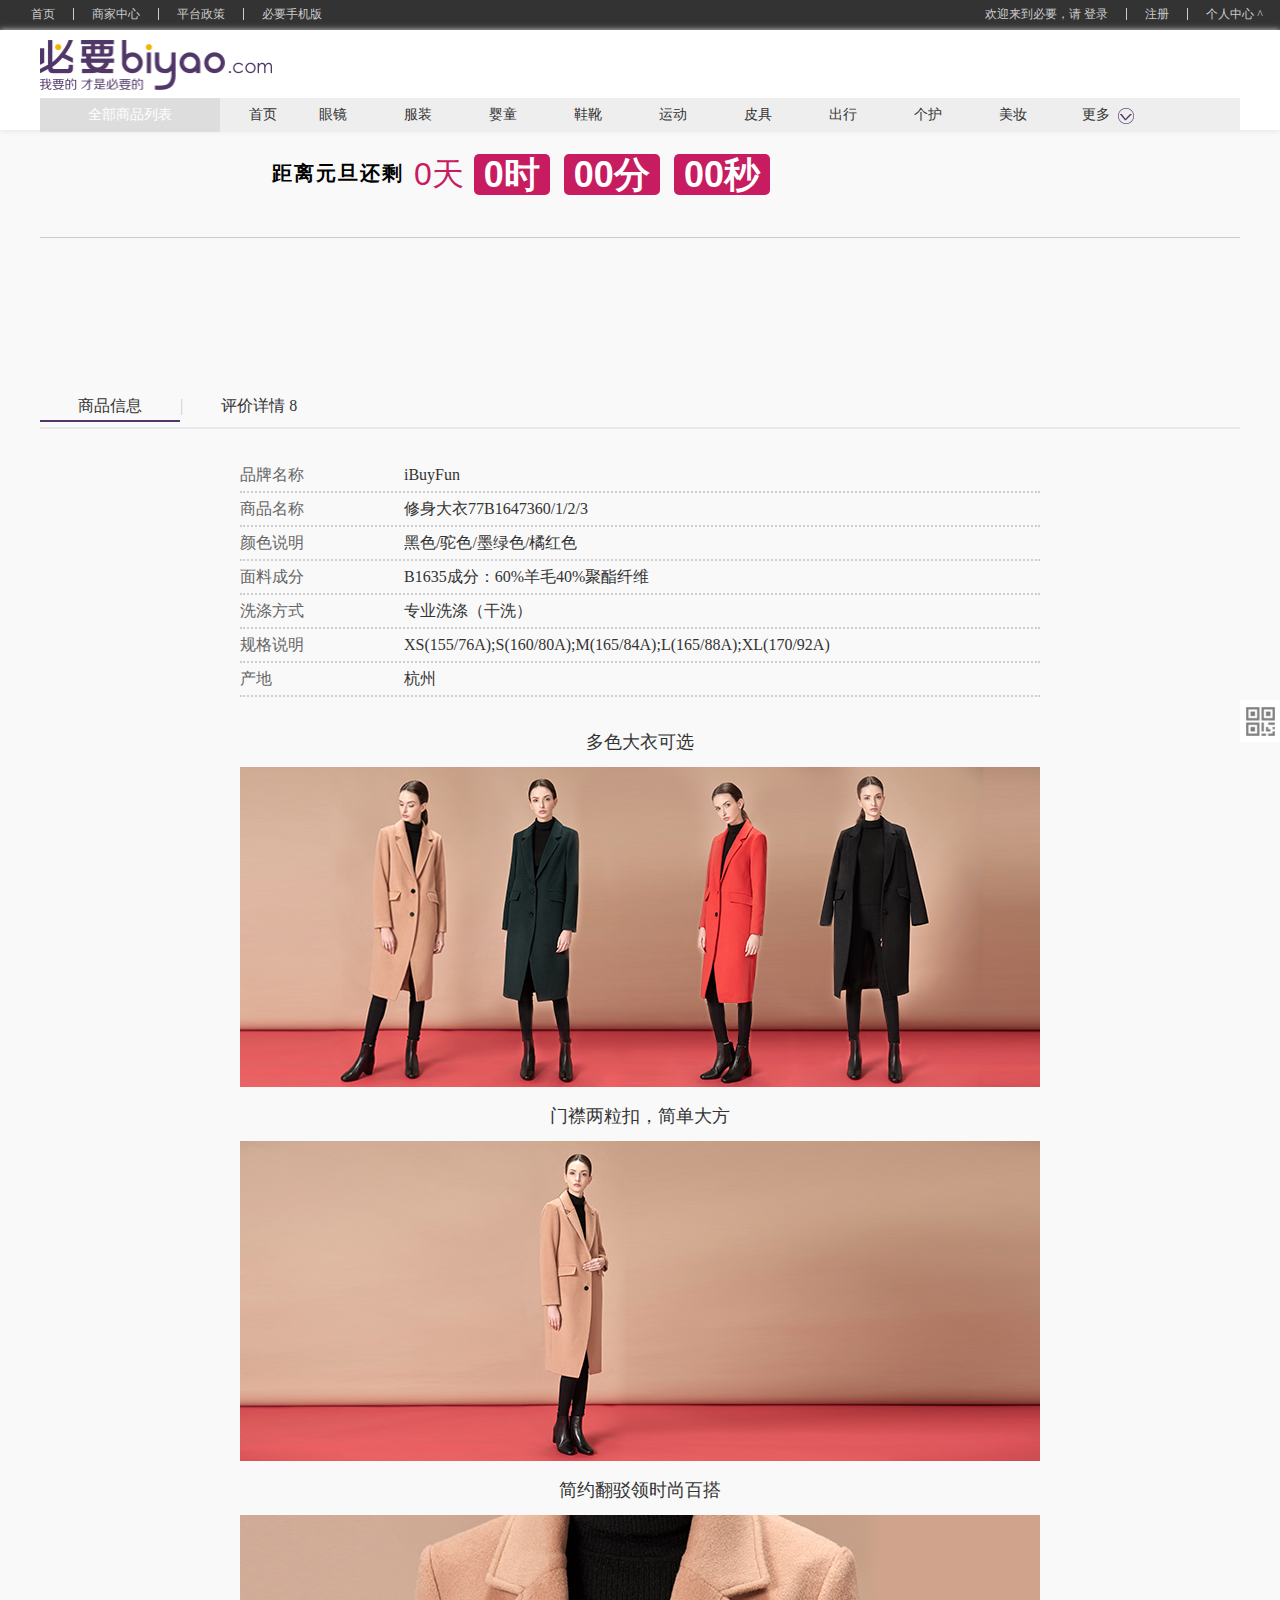
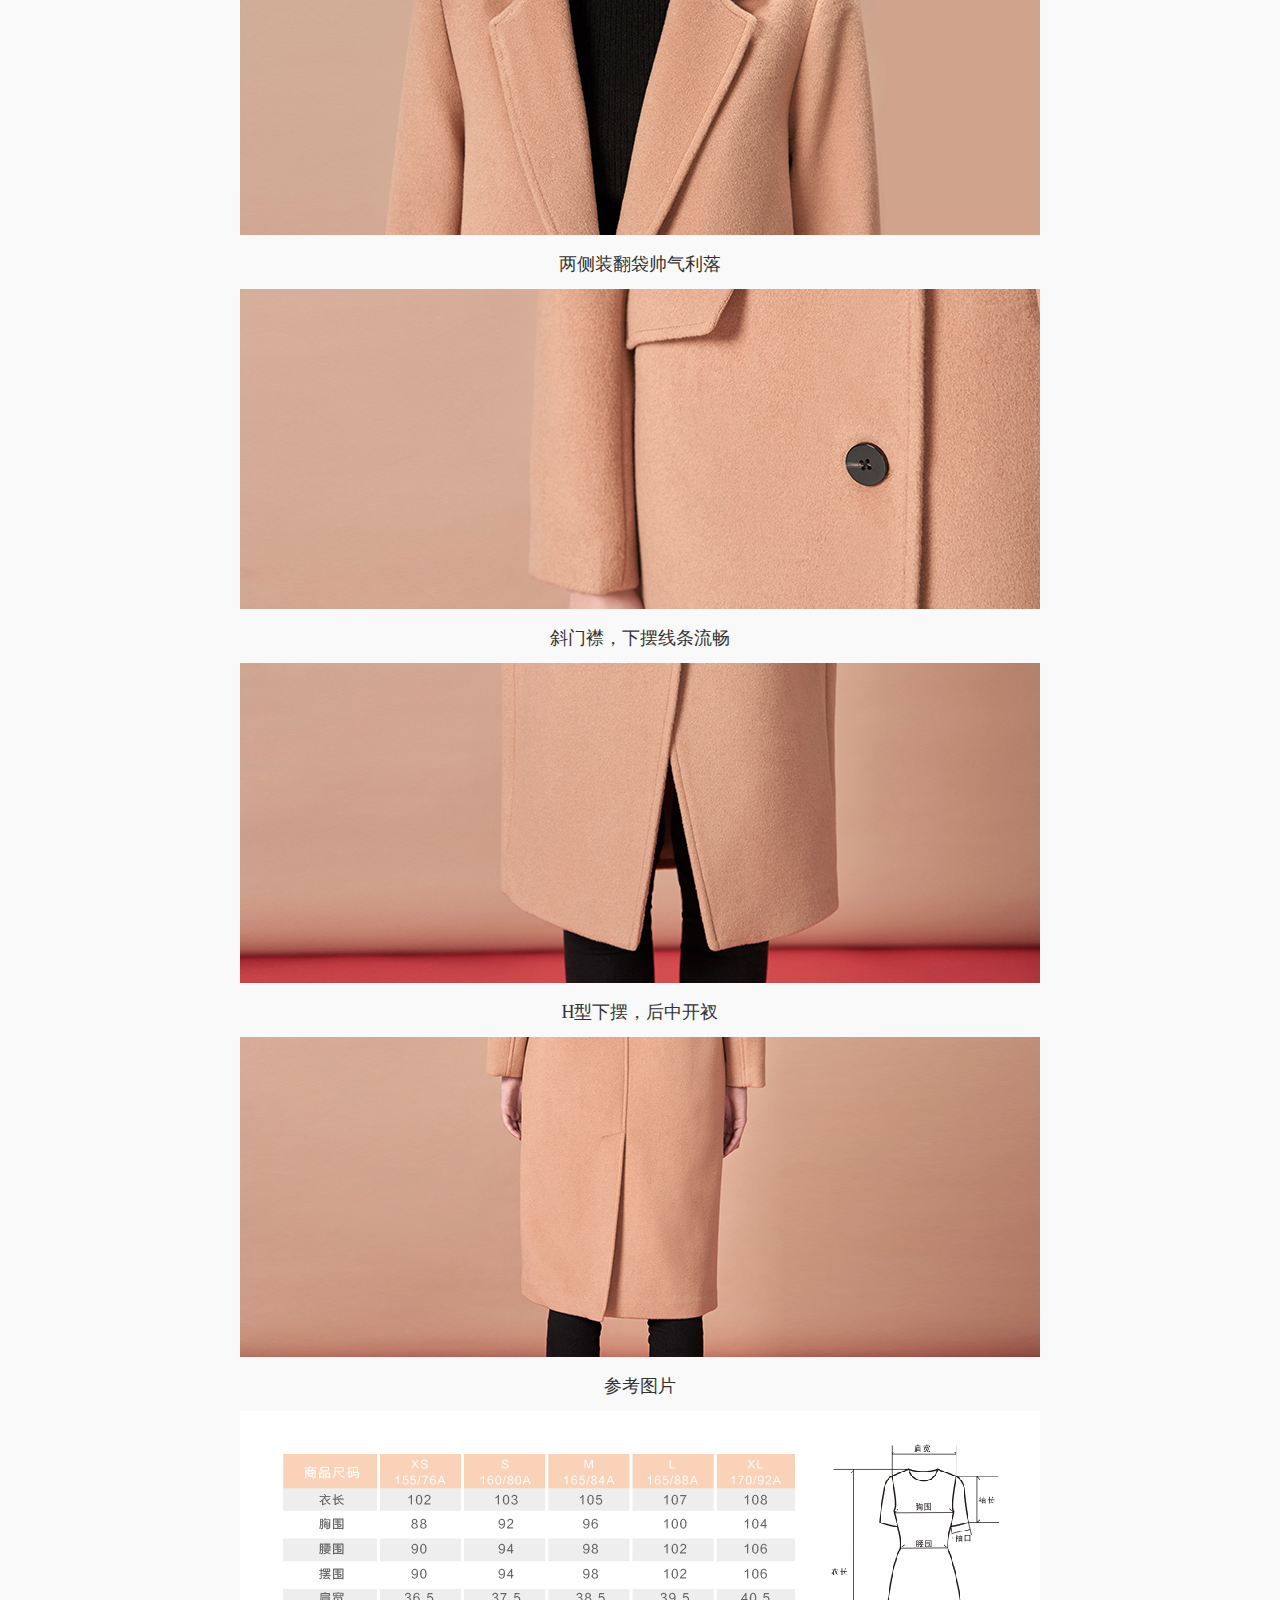
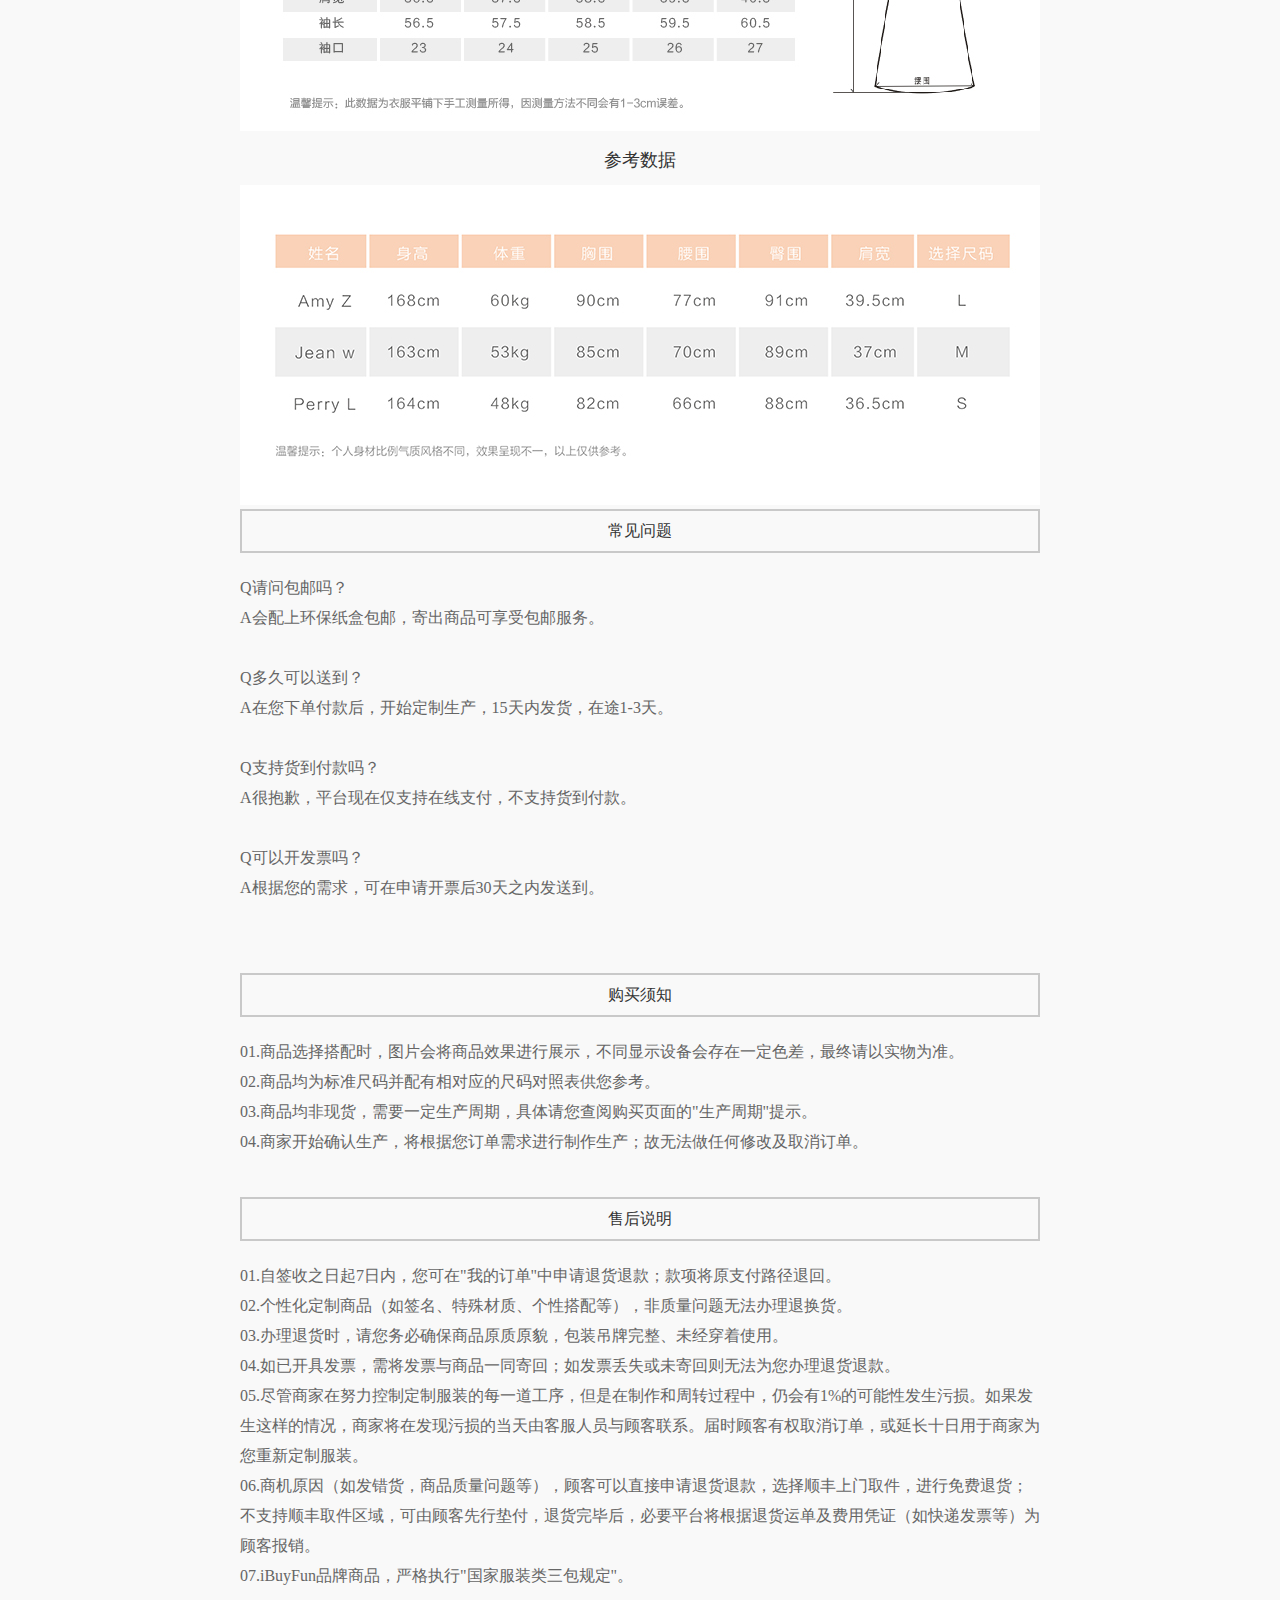
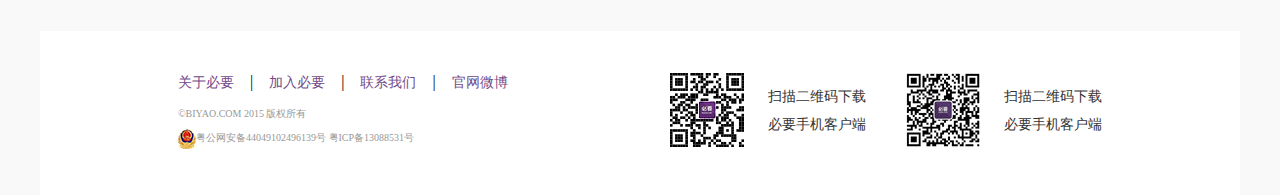
<file: biyaoyuan/html/active2.html>
<!DOCTYPE html>
<html lang="en">
<head>
	<meta charset="UTF-8">
	<title>活动页</title>
	<link rel="stylesheet" href="../css/same.css">
	<link rel="stylesheet" href="../css/active.css">
	<script src="../script/jquery-1.11.3.js"></script>
	<script src="../script/login.js"></script>
	<script src="../script/index.js"></script>
	<script src="../script/car.js"></script>
	<script src="../script/active.js"></script>
	<script src="../script/active2.js"></script>
	<script src="../script/cookie.js"></script>
	<script src="../script/jquery.pagination.js"></script>
	<script src="../script/jquery.cookie.js"></script>
</head>
<body id="active2_body">
	<!-- 头部 -->
	<div id="header">
		<ul class="header1">
			<li>
				<a href="../index.html">首页</a>
			</li>
			<li>
				<a href="javascript:;">商家中心</a>
			</li>
			<li>
				<a href="javascript:;">平台政策</a>
			</li>
			<li class="tou1">
				<a href="javascript:;">必要手机版</a>
				<span style="display:none"><img src="../img/b_ewm.bmp"/></span>
			</li>
		</ul>
		<ul class="header2">
			<li>欢迎来到必要，请   <a href="login.html">登录</a></li>
			<li class="reg"><a href="registered.html">注册</a></li>
			<li class="person">
				<a href="javascript:;">个人中心<em> ^ </em></a>
				<ul>
					<i></i>
					<li><a href="car.html">我的订单</a></li>
					<li><a href="javascript:;">个人设置</a></li>
				</ul>
			</li>
		</ul>
	</div>

	<!-- nav 导航栏 -->
										
	<div id="nav">
		<div class="nav">
			<h1><a href="../index.html"><img src="../img/logo.png"/></a></h1>
			<!-- <div class="car">
				<a href="car.html"><i></i>购物车 <span>0</span> 件商品</a>span购物车的数量
			</div> -->
			<ul class="nav_top">
				<li>
					<p class="all">全部商品列表</p>
					
				</li>
				<li>
					<a href="../index.html">首页</a>
					<span></span>
				</li>
				<!-- 消失的 -->
				<div class="perv_li">
					<li class="disappear dis_li1">
						<a href="list.html">眼镜</a>
						<span></span>
					</li>
					<li  class="disappear dis_li2">
						<a href="list.html">服装</a>
						<span></span>
					</li>
					<li  class="disappear dis_li3">
						<a href="list.html">婴童</a>
						<span></span>
					</li>
					<li  class="disappear dis_li4">
						<a href="list.html">鞋靴</a>
						<span></span>
					</li>
					<li  class="disappear dis_li5">
						<a href="list.html">运动</a>
						<span></span>
					</li>
					<li  class="disappear dis_li6">
						<a href="list.html">皮具</a>
						<span></span>
					</li>
					<li  class="disappear dis_li7">
						<a href="list.html">出行</a>
						<span></span>
					</li>
					<li  class="disappear dis_li8">
						<a href="list.html">个护</a>
						<span></span>
					</li>
					<li  class="disappear dis_li9">
						<a href="list.html">美妆</a>
						<span></span>
					</li>
				</div>
				
				<!-- 出现的 -->
				<div class="app_last_li">
					<li  class="appear app_li1">
						<a href="list.html">居家</a>
						<span></span>
					</li>
					<li  class="appear app_li2">
						<a href="list.html">厨具</a>
						<span></span>
					</li>
					<li  class="appear app_li3">
						<a href="list.html">家具</a>
						<span></span>
					</li>
				</div>
				<li class="nav_lastli">
					<a href="list.html">更多<img src="../img/nav/nav-up.png"></a>
				</li>
			</ul>
		</div>
	</div>
	<ul class="dis_ul1">
		<i></i>
		<li><a href="list.html">太阳镜</a></li>
		<li><a href="list.html">旅行镜</a></li>
		<li><a href="list.html">近视镜</a></li>
	</ul>
	<ul class="dis_ul2">
		<i></i>
		<li><a href="list.html">男装</a></li>
		<li><a href="list.html">女装</a></li>
		<li><a href="list.html">配饰</a></li>
	</ul>
	<ul class="dis_ul3">
		<i></i>
		<li><a href="list.html">母婴</a></li>
		<li><a href="list.html">儿童</a></li>
		<li><a href="list.html">书包</a></li>
		<li><a href="list.html">亲子</a></li>
		<li><a href="list.html">单车</a></li>
	</ul>
	<ul class="dis_ul4">
		<i></i>
		<li><a href="list.html">男鞋</a></li>
		<li><a href="list.html">女鞋</a></li>
		<li><a href="list.html">童鞋</a></li>
	</ul>
	<ul class="dis_ul5">
		<i></i>
		<li><a href="list.html">运动服</a></li>
		<li><a href="list.html">运动鞋</a></li>
		<li><a href="list.html">户外鞋</a></li>
	</ul>
	<ul class="dis_ul6">
		<i></i>
		<li><a href="list.html">皮带</a></li>
		<li><a href="list.html">男包</a></li>
		<li><a href="list.html">女包</a></li>
	</ul>
	<ul class="dis_ul7">
		<i></i>
		<li><a href="list.html">拉杆箱</a></li>
		<li><a href="list.html">休闲包</a></li>
		<li><a href="list.html">收纳</a></li>
		<li><a href="list.html">口罩</a></li>
	</ul>
	<ul class="dis_ul8">
		<i></i>
		<li><a href="list.html">牙刷</a></li>
		<li><a href="list.html">剃须刀</a></li>
	</ul>
	<ul class="dis_ul9">
		<i></i>
		<li><a href="list.html">洗护</a></li>
		<li><a href="list.html">护肤</a></li>
	</ul>
	<ul class="app_ul1">
		<i></i>
		<li><a href="list.html">床品</a></li>
		<li><a href="list.html">洗浴</a></li>
		<li><a href="list.html">日用</a></li>
		<li><a href="list.html">布艺</a></li>
	</ul>
	<ul class="app_ul2">
		<i></i>
		<li><a href="list.html">锅具</a></li>
		<li><a href="list.html">刀具</a></li>
		<li><a href="list.html">水具</a></li>
		<li><a href="list.html">餐具</a></li>
		<li><a href="list.html">厨用小件</a></li>
	</ul>
	<ul class="app_ul3">
		<i></i>
		<li><a href="list.html">工具</a></li>
		<li><a href="list.html">灯具</a></li>
		<li><a href="list.html">卫浴</a></li>
		<li><a href="list.html">卧室</a></li>
		<li><a href="list.html">客厅</a></li>
		<li><a href="list.html">书房</a></li>
		<li><a href="list.html">餐厅</a></li>
	</ul>

	<!-- 倒计时 -->
	<div class="clearfix daojishi">
		<h1>距离元旦还剩</h1>
		<div class="time-item">
			<span id="day_show">00天</span>
			<strong id="hour_show">00时</strong>
			<strong id="minute_show">00分</strong>
			<strong id="second_show">00秒</strong>
		</div>
	</div>

	<!-- 活动列表 -->
	<div class="active_list2">
		<div class="act_list2">
			<div class="act_pro">
				<!-- <a href="../index.html">首页</a> / 
				<em>修身大衣77B1647360/1/2/3</em>
				<span>百分时装 iBuyFun</span>
				<i>9533859</i>
				<a class="lx" href="###">联系客服</a> -->
			</div>
			<div class="act_goods2 clearfix"></div>
			<div style="clear:both"></div>
				<div class="pro_img">
					<div class="top">
						<a href="javascript:;" class="aa">商品信息</a>|<a href="javascript:;">评价详情 8</a>
						<p></p>
					</div>
					<div class="pro">
						<dl>
							<dt>品牌名称</dt>
							<dd>iBuyFun</dd>
						</dl>
						<dl>
							<dt>商品名称</dt>
							<dd>修身大衣77B1647360/1/2/3</dd>
						</dl>
						<dl>
							<dt>颜色说明</dt>
							<dd>黑色/驼色/墨绿色/橘红色</dd>
						</dl>
						<dl>
							<dt>面料成分</dt>
							<dd>B1635成分：60%羊毛40%聚酯纤维</dd>
						</dl>
						<dl>
							<dt>洗涤方式</dt>
							<dd>专业洗涤（干洗）</dd>
						</dl>
						<dl>
							<dt>规格说明</dt>
							<dd>XS(155/76A);S(160/80A);M(165/84A);L(165/88A);XL(170/92A)</dd>
						</dl>
						<dl>
							<dt>产地</dt>
							<dd>杭州</dd>
						</dl>
					</div>
					<div class="pdu">
						<p>多色大衣可选</p>
						<img src="../img/product/show1.png" alt="打不开此图片" title="多色大衣"/>
						<p>门襟两粒扣，简单大方</p>
						<img src="../img/product/show2.png" alt="打不开此图片" title="门襟图片"/>
						<p>简约翻驳领时尚百搭</p>
						<img src="../img/product/show3.png" alt="打不开此图片" title="简约翻驳领图片"/>
						<p>两侧装翻袋帅气利落</p>
						<img src="../img/product/show4.png" alt="打不开此图片" title="两侧图片"/>
						<p>斜门襟，下摆线条流畅</p>
						<img src="../img/product/show5.png" alt="打不开此图片" title="下摆图片"/>
						<p>H型下摆，后中开衩</p>
						<img src="../img/product/show6.png" alt="打不开此图片" title="H型下摆图片"/>
						<p>参考图片</p>
						<img src="../img/product/show7.png" alt="打不开此图片" title="参考图片"/>
						<p>参考数据</p>
						<img src="../img/product/show8.png" alt="打不开此图片" title="参考数据"/>
					</div>
					<div class="question">
						<span>常见问题</span>
						<div>
							<p>Q请问包邮吗？</p>
							<p>A会配上环保纸盒包邮，寄出商品可享受包邮服务。</p>
							<p>&nbsp;</p>
							<p>Q多久可以送到？</p>
							<p>A在您下单付款后，开始定制生产，15天内发货，在途1-3天。</p>
							<p>&nbsp;</p>
							<p>Q支持货到付款吗？</p>
							<p>A很抱歉，平台现在仅支持在线支付，不支持货到付款。</p>
							<p>&nbsp;</p>
							<p>Q可以开发票吗？</p>
							<p>A根据您的需求，可在申请开票后30天之内发送到。</p>
							<p>&nbsp;</p>
						</div>
						<span>购买须知</span>
						<div>
							<p>01.商品选择搭配时，图片会将商品效果进行展示，不同显示设备会存在一定色差，最终请以实物为准。</p>
							<p>02.商品均为标准尺码并配有相对应的尺码对照表供您参考。</p>
							<p>03.商品均非现货，需要一定生产周期，具体请您查阅购买页面的"生产周期"提示。</p>
							<p>04.商家开始确认生产，将根据您订单需求进行制作生产；故无法做任何修改及取消订单。</p>
						</div>
						<span>售后说明</span>
						<div>
							<p>01.自签收之日起7日内，您可在"我的订单"中申请退货退款；款项将原支付路径退回。</p>
							<p>02.个性化定制商品（如签名、特殊材质、个性搭配等），非质量问题无法办理退换货。</p>
							<p>03.办理退货时，请您务必确保商品原质原貌，包装吊牌完整、未经穿着使用。</p>
							<p>04.如已开具发票，需将发票与商品一同寄回；如发票丢失或未寄回则无法为您办理退货退款。</p>
							<p>05.尽管商家在努力控制定制服装的每一道工序，但是在制作和周转过程中，仍会有1%的可能性发生污损。如果发生这样的情况，商家将在发现污损的当天由客服人员与顾客联系。届时顾客有权取消订单，或延长十日用于商家为您重新定制服装。</p>
							<p>06.商机原因（如发错货，商品质量问题等），顾客可以直接申请退货退款，选择顺丰上门取件，进行免费退货；不支持顺丰取件区域，可由顾客先行垫付，退货完毕后，必要平台将根据退货运单及费用凭证（如快递发票等）为顾客报销。</p>
							<p>07.iBuyFun品牌商品，严格执行"国家服装类三包规定"。</p>
						</div>
					</div>
					<div class="est">
						<div class="satis">
							<span class="goods_sta">商品满意度</span>
							<span class="grade_mark">
								<span class="grade_sta">4.9</span>
								<span class="mark_sta">分</span>
							</span>
							<span class="evaluate">
								已有
								<span class="eval">8</span>
								评价
							</span>
						</div>
						<div class="evaluateuser">
							<div class="eval_user">
								<div class="eval_img">
									<img src="../img/product/1.jpg" alt="打不开此头像" title="用户头像"/>
								</div>
								<div class="eval_content">
									<h3 class="eval_cont">
										<span class="eval_span">
											<ul class="eval_ul">
												<li class="eval_li">
													<i></i>
													<span>好评</span>
												</li>
											</ul>
										</span>
										<span class="eval_span1">来自淼****麻</span>
									</h3>
									<table class="eval_tab">
										<tbody>
											<tr>
												<td colspan="3" class="eval_td">还不错</td>
											</tr>
											<tr>
												<td colspan="3">...</td>
											</tr>
											<tr>
												<td colspan="3">
													<div>
														<span class="td_span">2016-12-22 10:24:38</span>
													</div>
												</td>
											</tr>
										</tbody>
									</table>
								</div>
							</div>
						</div>
						<div class="evaluateuser">
							<div class="eval_user">
								<div class="eval_img">
									<img src="../img/product/1.jpg" alt="打不开此头像" title="用户头像"/>
								</div>
								<div class="eval_content">
									<h3 class="eval_cont">
										<span class="eval_span">
											<ul class="eval_ul">
												<li class="eval_li">
													<i></i>
													<span>好评</span>
												</li>
											</ul>
										</span>
										<span class="eval_span1">来自淼****麻</span>
									</h3>
									<table class="eval_tab">
										<tbody>
											<tr>
												<td colspan="3" class="eval_td">还不错</td>
											</tr>
											<tr>
												<td colspan="3">...</td>
											</tr>
											<tr>
												<td colspan="3">
													<div>
														<span class="td_span">2016-12-22 10:24:38</span>
													</div>
												</td>
											</tr>
										</tbody>
									</table>
								</div>
							</div>
						</div>
						<div class="evaluateuser">
							<div class="eval_user">
								<div class="eval_img">
									<img src="../img/product/1.jpg" alt="打不开此头像" title="用户头像"/>
								</div>
								<div class="eval_content">
									<h3 class="eval_cont">
										<span class="eval_span">
											<ul class="eval_ul">
												<li class="eval_li">
													<i></i>
													<span>好评</span>
												</li>
											</ul>
										</span>
										<span class="eval_span1">来自淼****麻</span>
									</h3>
									<table class="eval_tab">
										<tbody>
											<tr>
												<td colspan="3" class="eval_td">还不错</td>
											</tr>
											<tr>
												<td colspan="3">...</td>
											</tr>
											<tr>
												<td colspan="3">
													<div>
														<span class="td_span">2016-12-22 10:24:38</span>
													</div>
												</td>
											</tr>
										</tbody>
									</table>
								</div>
							</div>
						</div>
						<div class="evaluateuser">
							<div class="eval_user">
								<div class="eval_img">
									<img src="../img/product/1.jpg" alt="打不开此头像" title="用户头像"/>
								</div>
								<div class="eval_content">
									<h3 class="eval_cont">
										<span class="eval_span">
											<ul class="eval_ul">
												<li class="eval_li">
													<i></i>
													<span>好评</span>
												</li>
											</ul>
										</span>
										<span class="eval_span1">来自淼****麻</span>
									</h3>
									<table class="eval_tab">
										<tbody>
											<tr>
												<td colspan="3" class="eval_td">还不错</td>
											</tr>
											<tr>
												<td colspan="3">...</td>
											</tr>
											<tr>
												<td colspan="3">
													<div>
														<span class="td_span">2016-12-22 10:24:38</span>
													</div>
												</td>
											</tr>
										</tbody>
									</table>
								</div>
							</div>
						</div>
						<div class="evaluateuser">
							<div class="eval_user">
								<div class="eval_img">
									<img src="../img/product/1.jpg" alt="打不开此头像" title="用户头像"/>
								</div>
								<div class="eval_content">
									<h3 class="eval_cont">
										<span class="eval_span">
											<ul class="eval_ul">
												<li class="eval_li">
													<i></i>
													<span>好评</span>
												</li>
											</ul>
										</span>
										<span class="eval_span1">来自淼****麻</span>
									</h3>
									<table class="eval_tab">
										<tbody>
											<tr>
												<td colspan="3" class="eval_td">还不错</td>
											</tr>
											<tr>
												<td colspan="3">...</td>
											</tr>
											<tr>
												<td colspan="3">
													<div>
														<span class="td_span">2016-12-22 10:24:38</span>
													</div>
												</td>
											</tr>
										</tbody>
									</table>
								</div>
							</div>
						</div>
						<div class="evaluateuser">
							<div class="eval_user">
								<div class="eval_img">
									<img src="../img/product/1.jpg" alt="打不开此头像" title="用户头像"/>
								</div>
								<div class="eval_content">
									<h3 class="eval_cont">
										<span class="eval_span">
											<ul class="eval_ul">
												<li class="eval_li">
													<i></i>
													<span>好评</span>
												</li>
											</ul>
										</span>
										<span class="eval_span1">来自淼****麻</span>
									</h3>
									<table class="eval_tab">
										<tbody>
											<tr>
												<td colspan="3" class="eval_td">还不错</td>
											</tr>
											<tr>
												<td colspan="3">...</td>
											</tr>
											<tr>
												<td colspan="3">
													<div>
														<span class="td_span">2016-12-22 10:24:38</span>
													</div>
												</td>
											</tr>
										</tbody>
									</table>
								</div>
							</div>
						</div>
						<div class="evaluateuser">
							<div class="eval_user">
								<div class="eval_img">
									<img src="../img/product/1.jpg" alt="打不开此头像" title="用户头像"/>
								</div>
								<div class="eval_content">
									<h3 class="eval_cont">
										<span class="eval_span">
											<ul class="eval_ul">
												<li class="eval_li">
													<i></i>
													<span>好评</span>
												</li>
											</ul>
										</span>
										<span class="eval_span1">来自淼****麻</span>
									</h3>
									<table class="eval_tab">
										<tbody>
											<tr>
												<td colspan="3" class="eval_td">还不错</td>
											</tr>
											<tr>
												<td colspan="3">...</td>
											</tr>
											<tr>
												<td colspan="3">
													<div>
														<span class="td_span">2016-12-22 10:24:38</span>
													</div>
												</td>
											</tr>
										</tbody>
									</table>
								</div>
							</div>
						</div>
						<div class="evaluateuser">
							<div class="eval_user">
								<div class="eval_img">
									<img src="../img/product/1.jpg" alt="打不开此头像" title="用户头像"/>
								</div>
								<div class="eval_content">
									<h3 class="eval_cont">
										<span class="eval_span">
											<ul class="eval_ul">
												<li class="eval_li">
													<i></i>
													<span>好评</span>
												</li>
											</ul>
										</span>
										<span class="eval_span1">来自淼****麻</span>
									</h3>
									<table class="eval_tab">
										<tbody>
											<tr>
												<td colspan="3" class="eval_td">还不错</td>
											</tr>
											<tr>
												<td colspan="3">...</td>
											</tr>
											<tr>
												<td colspan="3">
													<div>
														<span class="td_span">2016-12-22 10:24:38</span>
													</div>
												</td>
											</tr>
										</tbody>
									</table>
								</div>
							</div>
						</div>
					</div>
				</div>
			</div>
		</div>
	</div>

	<!-- footer -->
	<div id="footer">
		<div class="footer">
			<div class="left fl">
				<p><a href="javascript:;">关于必要</a>|<a href="javascript:;">加入必要</a>|<a href="javascript:;">联系我们</a>|<a href="javascript:;">官网微博</a></p>
				<span>&copy;BIYAO.COM 2015 版权所有</span>
				<span><img src="../img/soft.jpg" alt="打不开此图片" title="gongan"/>粤公网安备44049102496139号 粤ICP备13088531号</span>
			</div>
			<div class="right fr">
				<dl class="app fl">
					<dt></dt>
					<dd>
						<p>扫描二维码下载</p>
						<p>必要手机客户端</p>
					</dd>
				</dl>
				<dl class="wx fl">
					<dt></dt>
					<dd>
						<p>扫描二维码下载</p>
						<p>必要手机客户端</p>
					</dd>
				</dl>
			</div>
		</div>
	</div>

	<div id="back">
		<span><img src="../img/ewm1.bmp"/><img src="../img/ewm2.bmp"/></span>
		<p>︿</p>
		<div><img src="../img/b_ewm.bmp"/></div>
	</div>
</body>
</html>
</file>
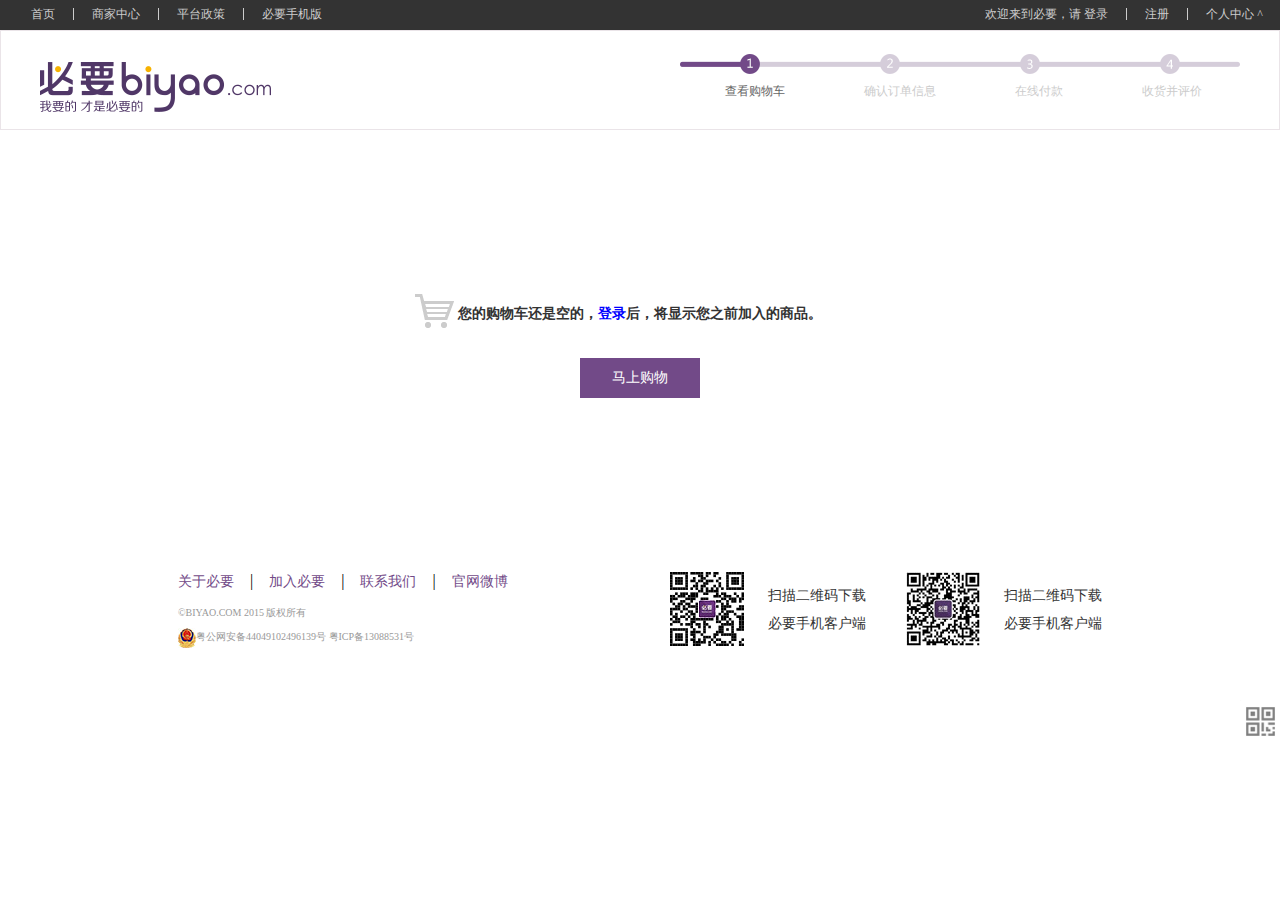
<file: biyaoyuan/html/car.html>
<!DOCTYPE html>
<html lang="en">
<head>
	<meta charset="UTF-8">
	<title>购物车</title>
	<link rel="stylesheet" href="../css/same.css"/>
	<!-- <link rel="stylesheet" href="../css/different.css"/> -->
	<link rel="stylesheet" href="../css/car.css"/>
    <script src="../script/jquery-1.11.3.js"></script>
	<script src="../script/index.js"></script>
	<script src="../script/login.js"></script>
	<script src="../script/product.js"></script>
	<script src="../script/car.js"></script>
	<script src="../script/cookie.js"></script>
	<script src="../script/move2.js"></script> 
</head>
<body id="by_car">
	<!-- header -->
	<div id="header">
		<ul class="header1">
			<li>
				<a href="../index.html">首页</a>
			</li>
			<li>
				<a href="javascript:;">商家中心</a>
			</li>
			<li>
				<a href="javascript:;">平台政策</a>
			</li>
			<li class="tou1">
				<a href="javascript:;">必要手机版</a>
				<span style="display:none"><img src="../img/b_ewm.bmp"/></span>
			</li>
		</ul>
		<ul class="header2">
			<li>欢迎来到必要，请   <a href="login.html">登录</a></li>
			<li class="reg"><a href="registered.html">注册</a></li>
			<li class="person">
				<a href="javascript:;">个人中心<em> ^ </em></a>
				<ul>
					<i></i>
					<li><a href="car.html">我的订单</a></li>
					<li><a href="javascript:;">个人设置</a></li>
				</ul>
			</li>
		</ul>
	</div>
	
		<!-- nav 导航栏 -->
	<div id="nav">
		<div class="nav">
			<h1><a href="../index.html"><img src="../img/logo.png" style="margin-top:17px"/></a></h1>
			<div class="car">
				<p></p>
				<span class="first">查看购物车</span>
				<span>确认订单信息</span>
				<span>在线付款</span>
				<span>收货并评价</span>
			</div>
		</div>
	</div>
										<!-- main -->
	<div id="main">
		<div class="main">
			<div class="null">	<!--空购物车-->
				<p>您的购物车还是空的，<a href="login.html">登录</a>后，将显示您之前加入的商品。</p>
				<a href="../index.html">马上购物</a>
			</div>
			<!-- cart -->
			<div class="cart">
				<h3>购物车</h3>
				<p>
					<input class="all" type="checkbox" /><i>全选</i>
					<span class="infor">商品信息</span><span class="price">单价</span><span class="count">数量</span><span class="pack">包装</span><span class="total">小计</span><span class="oper">操作</span>
				</p>
				<ul class="title">
					<li><input type="checkbox" /></li>
					<li>商家：<span>百分时装 iBuyFun</span></li>
				</ul>
				<ul class="cars">
					<!--<li><input type="checkbox" /></li>
					<li><img src="../img/product/1.jpg"/></li>
					<li class="infor">
						<h4>修身大衣77B1647360/1/2/3</h4>
						<span>颜色：橘红色</span>
						<span>尺寸：S</span>
					</li>
					<li class="price">¥699</li>
					<li class="count">
						<a class="cut" href="javascript:;">-</a>
						<span></span>
						<a class="add" href="javascript:;">+</a>
					</li>
					<li class="pack">普通包装（免费）</li>
					<li class="total">¥699</li>
					<li class="oper"><a href="javascript:;">×</a></li>-->
				</ul>
				<p class="del">
					<span>
						<span>商品总数 <b>0</b> 件</span>
						<span>商品总价：<b>0</b></span>
						<span class="bao">包装费：0</span>
					</span>
				</p>
				<p class="go">
					<a href="../index.html">继续购物</a>
					<span>
						<span>合计（不含运费）：</span>
						<span class="money">0</span>
						<a href="javascript:;">结算</a>
					</span>
				</p>
			</div>
		</div>
	</div>

		



	<!-- footer -->
	<div id="footer">
		<div class="footer">
			<div class="left fl">
				<p><a href="javascript:;">关于必要</a>|<a href="javascript:;">加入必要</a>|<a href="javascript:;">联系我们</a>|<a href="javascript:;">官网微博</a></p>
				<span>&copy;BIYAO.COM 2015 版权所有</span>
				<span><img src="../img/soft.jpg" alt="打不开此图片" title="gongan"/>粤公网安备44049102496139号 粤ICP备13088531号</span>
			</div>
			<div class="right fr">
				<dl class="app fl">
					<dt></dt>
					<dd>
						<p>扫描二维码下载</p>
						<p>必要手机客户端</p>
					</dd>
				</dl>
				<dl class="wx fl">
					<dt></dt>
					<dd>
						<p>扫描二维码下载</p>
						<p>必要手机客户端</p>
					</dd>
				</dl>
			</div>
		</div>
	</div>

	<div id="back">
		<span><img src="../img/ewm1.bmp"/><img src="../img/ewm2.bmp"/></span>
		<p>︿</p>
		<div><img src="../img/b_ewm.bmp"/></div>
	</div>
</body>
</html>
</file>
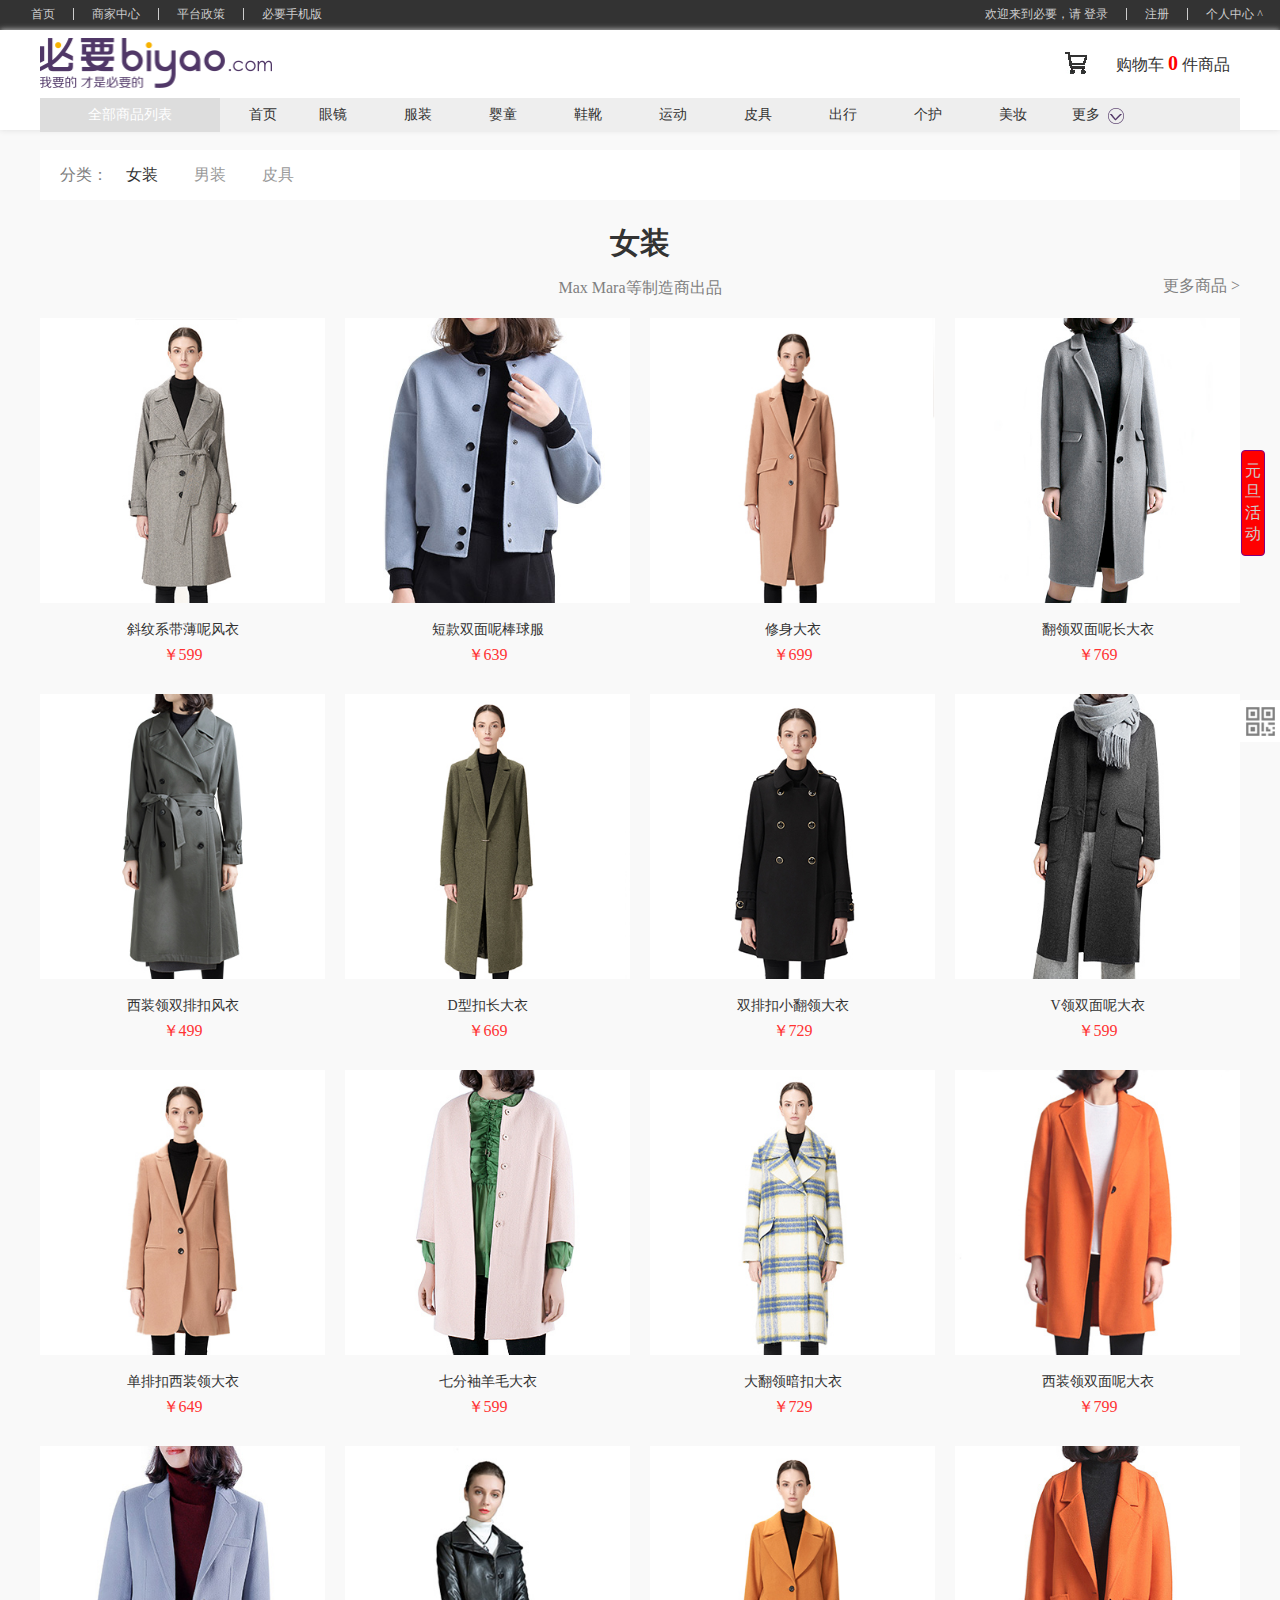
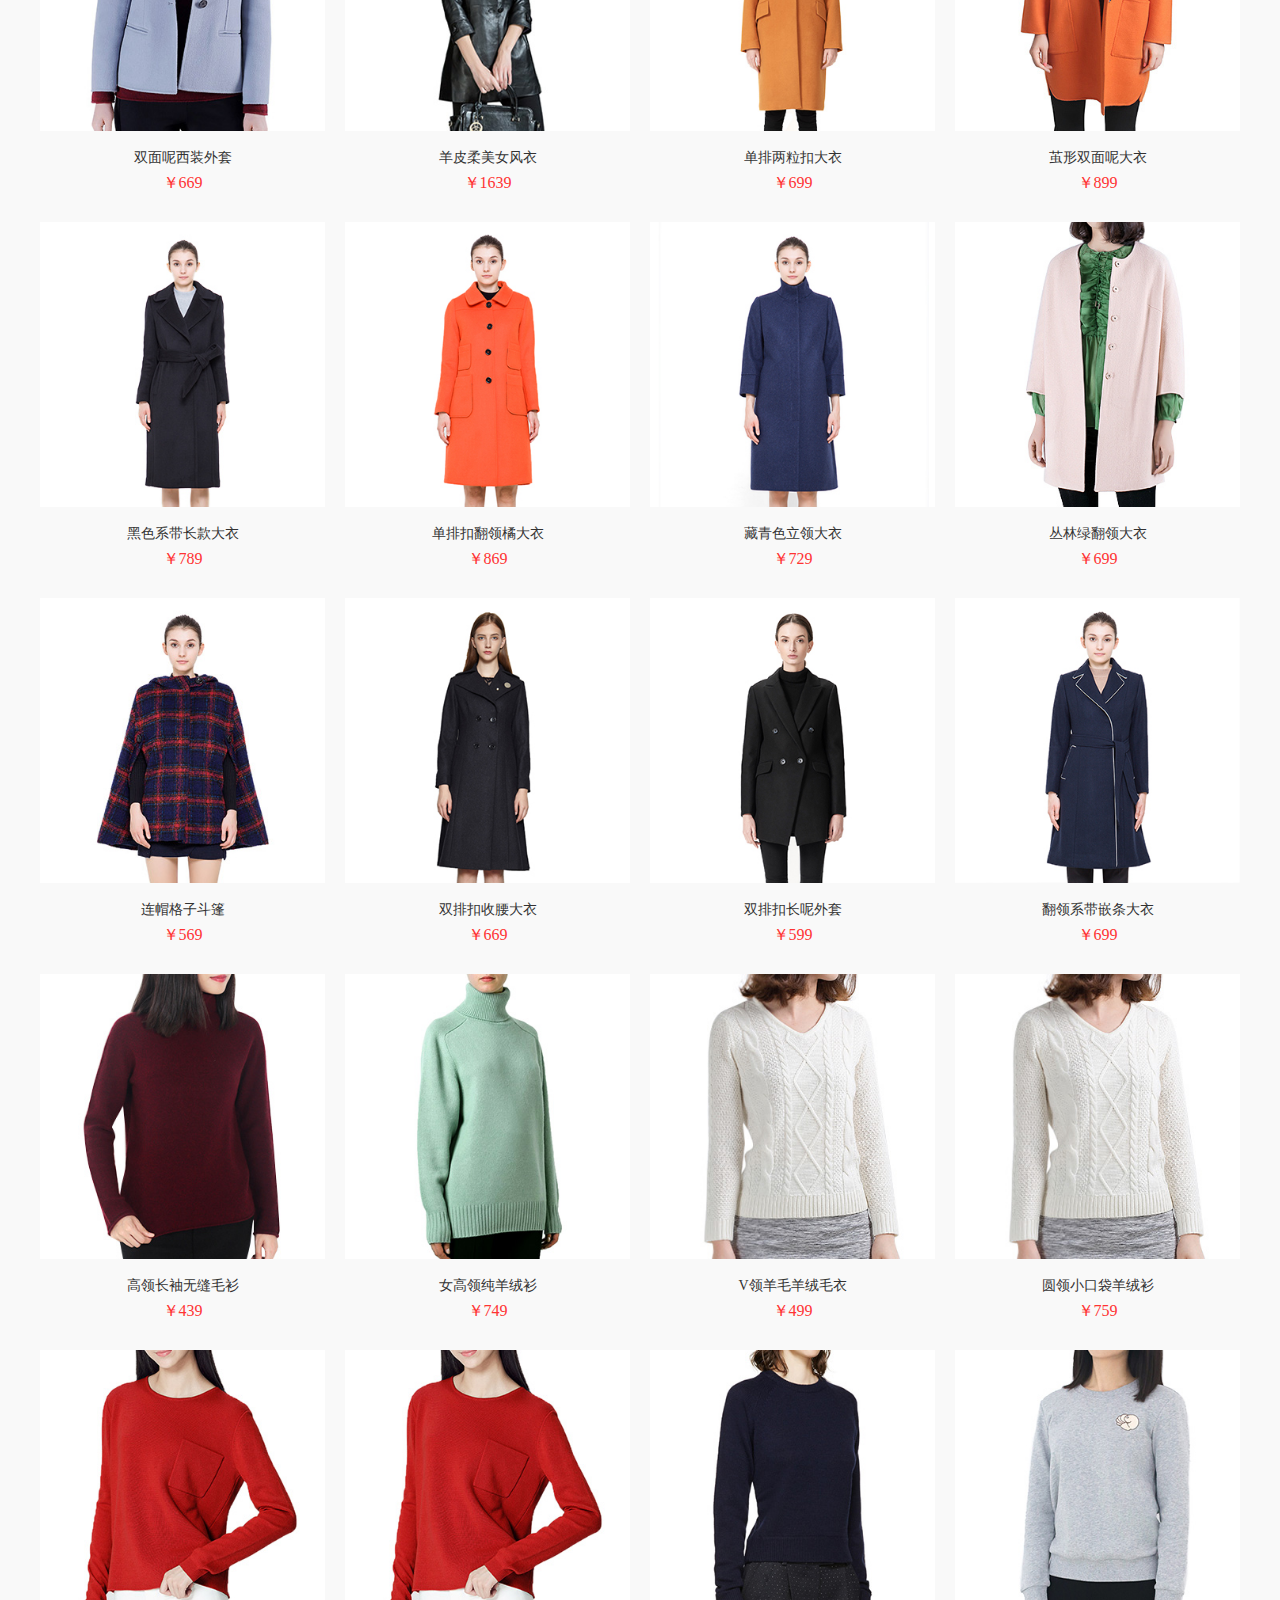
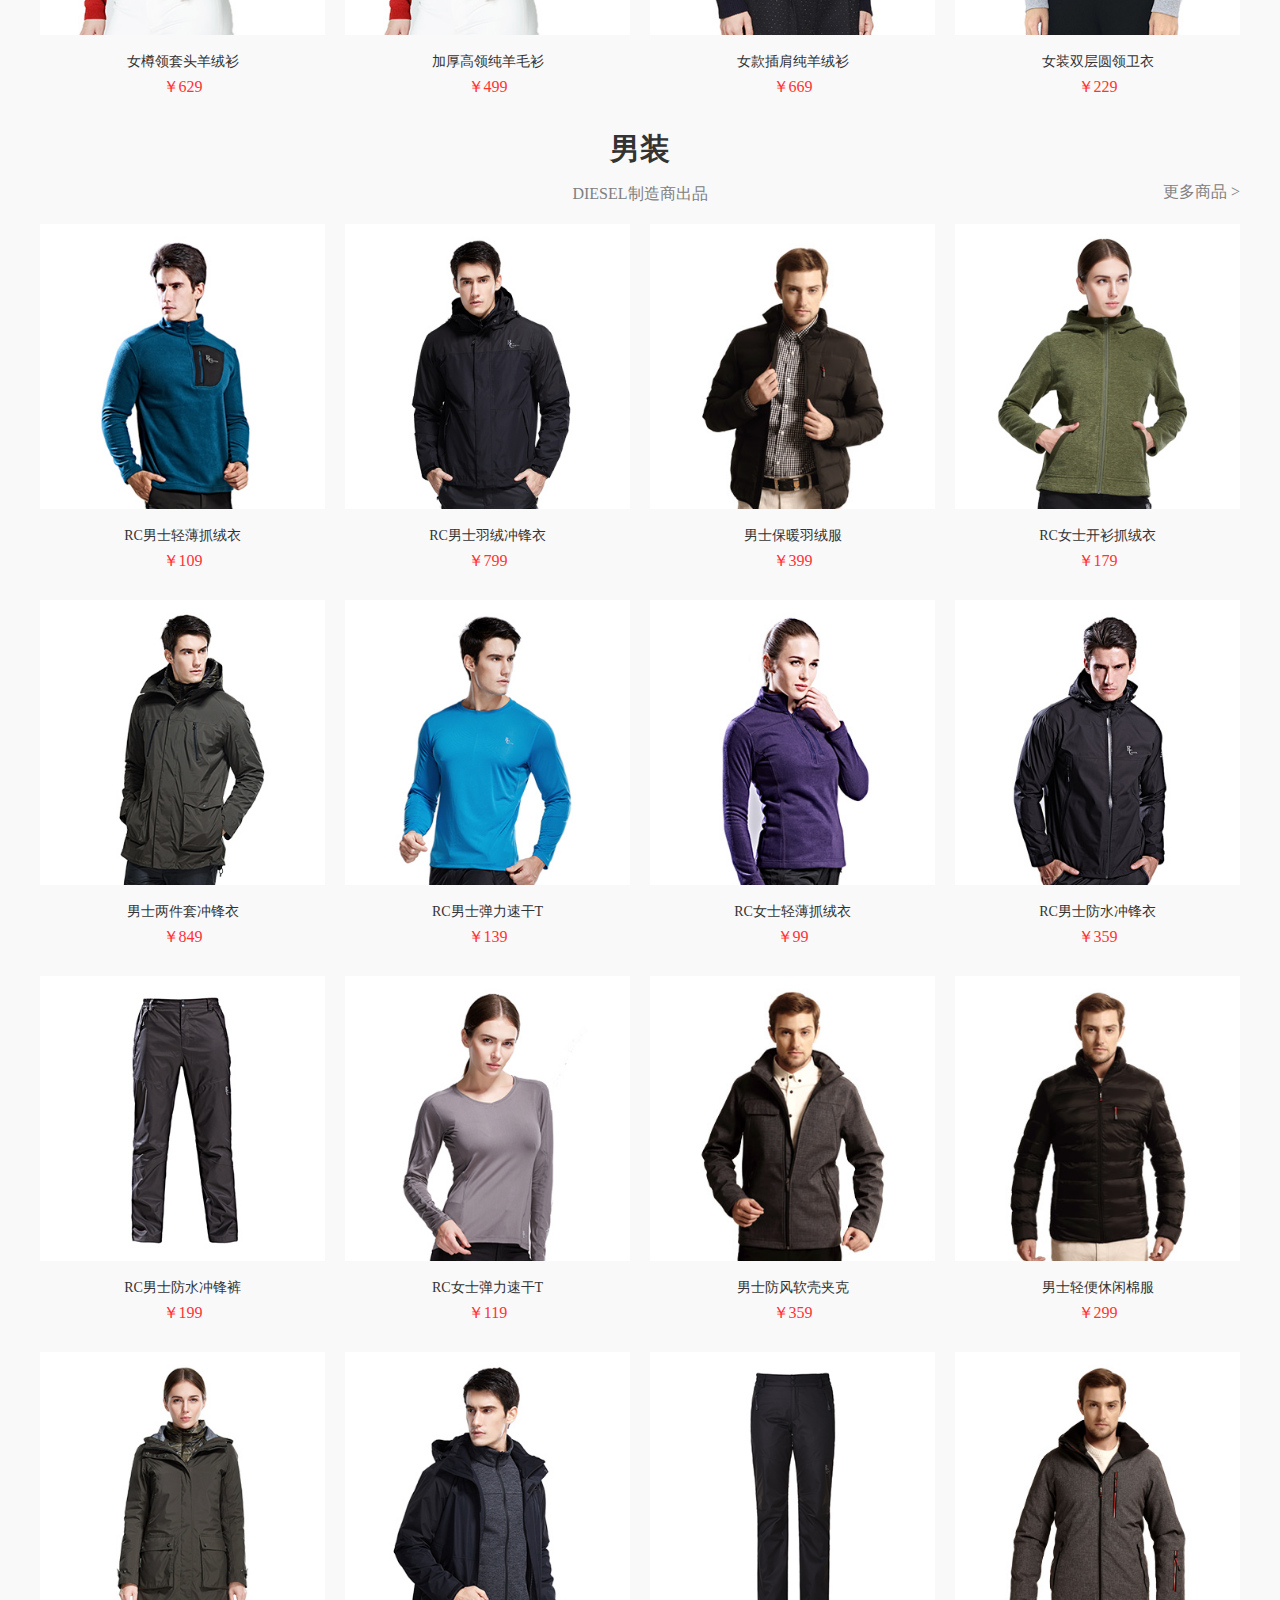
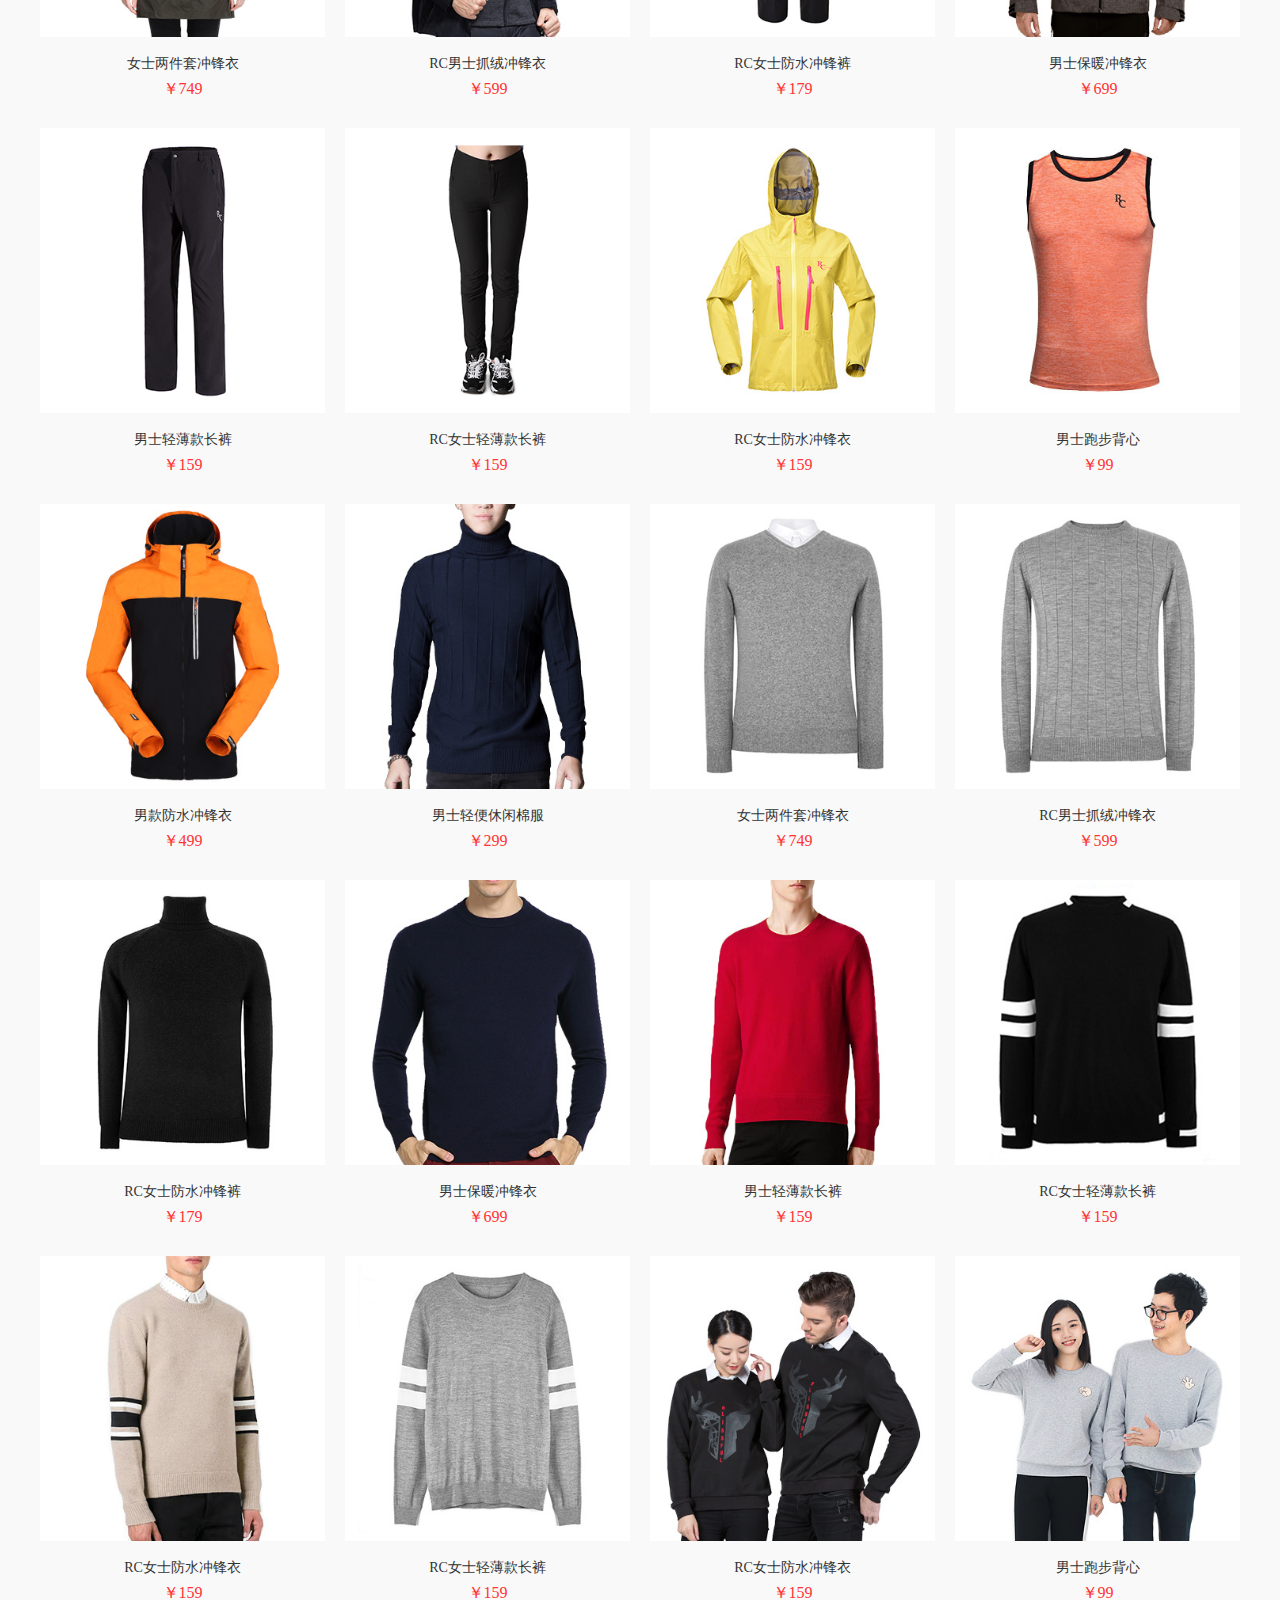
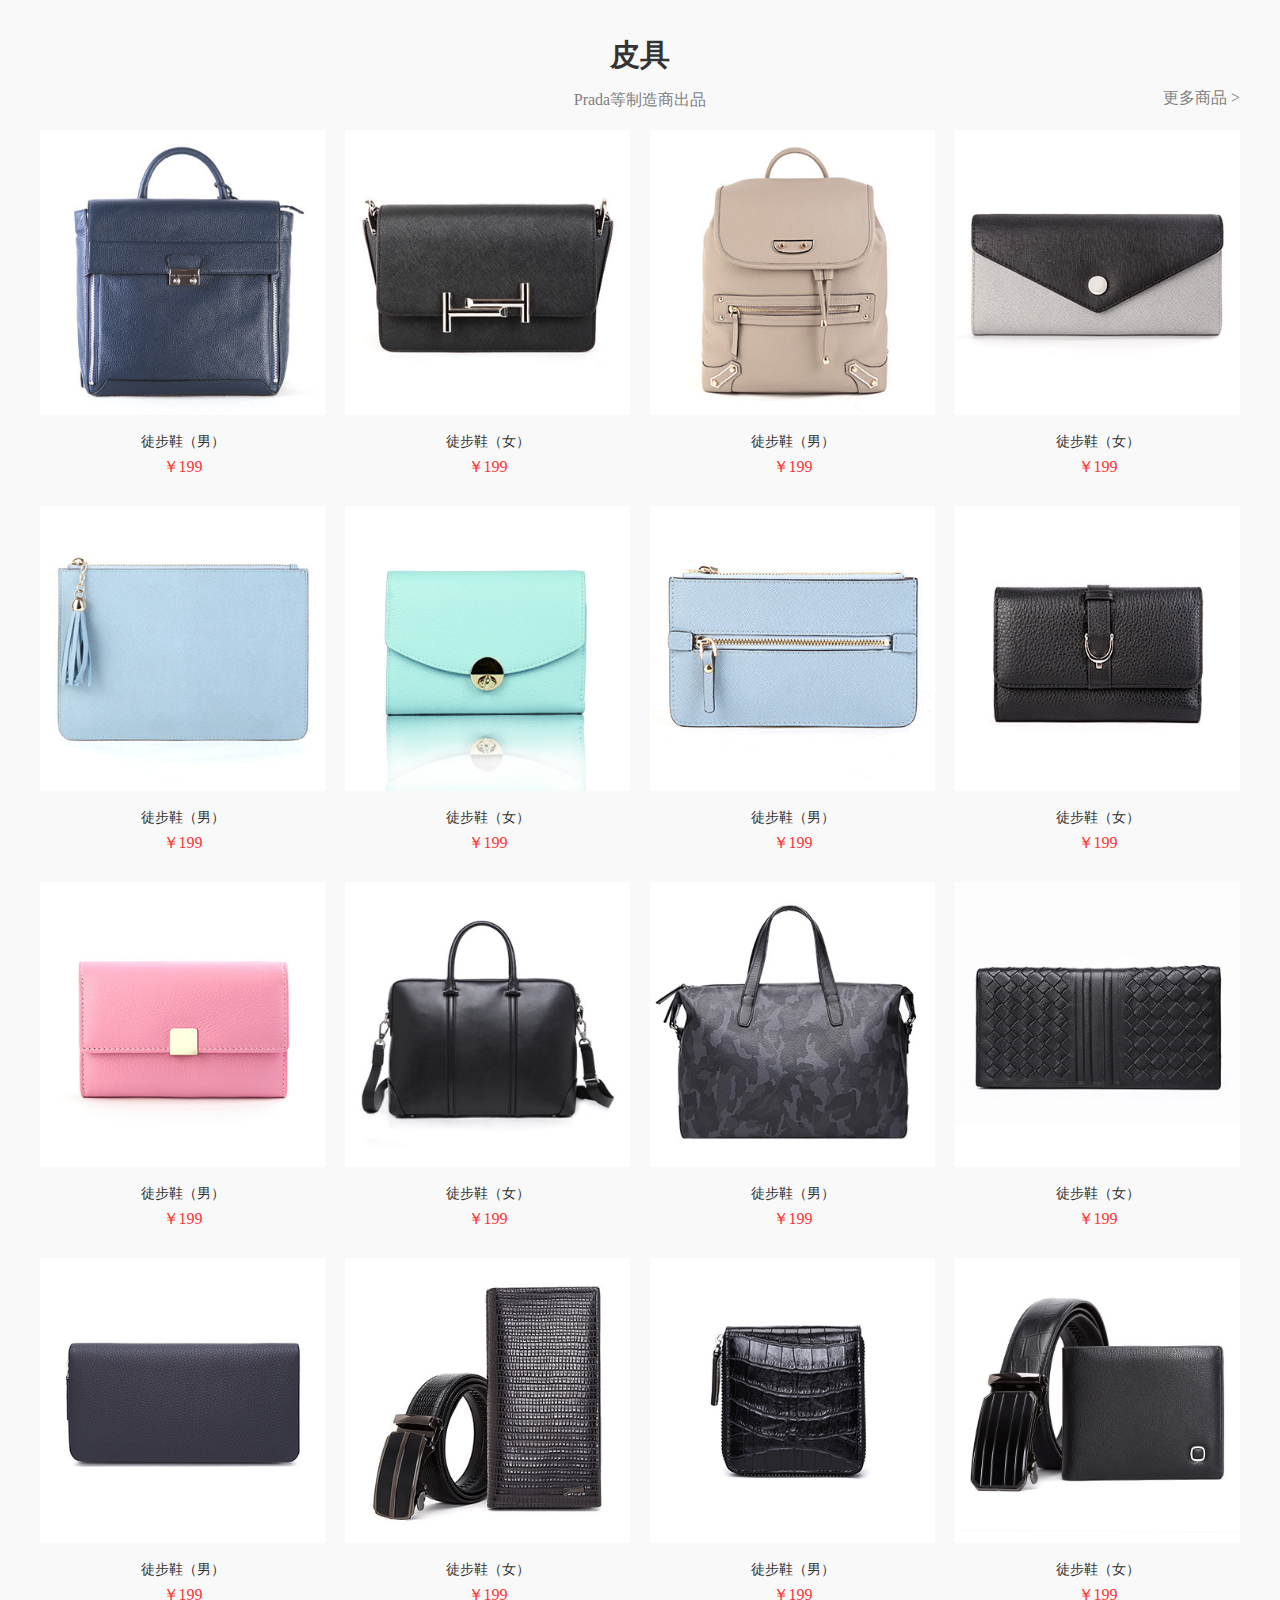
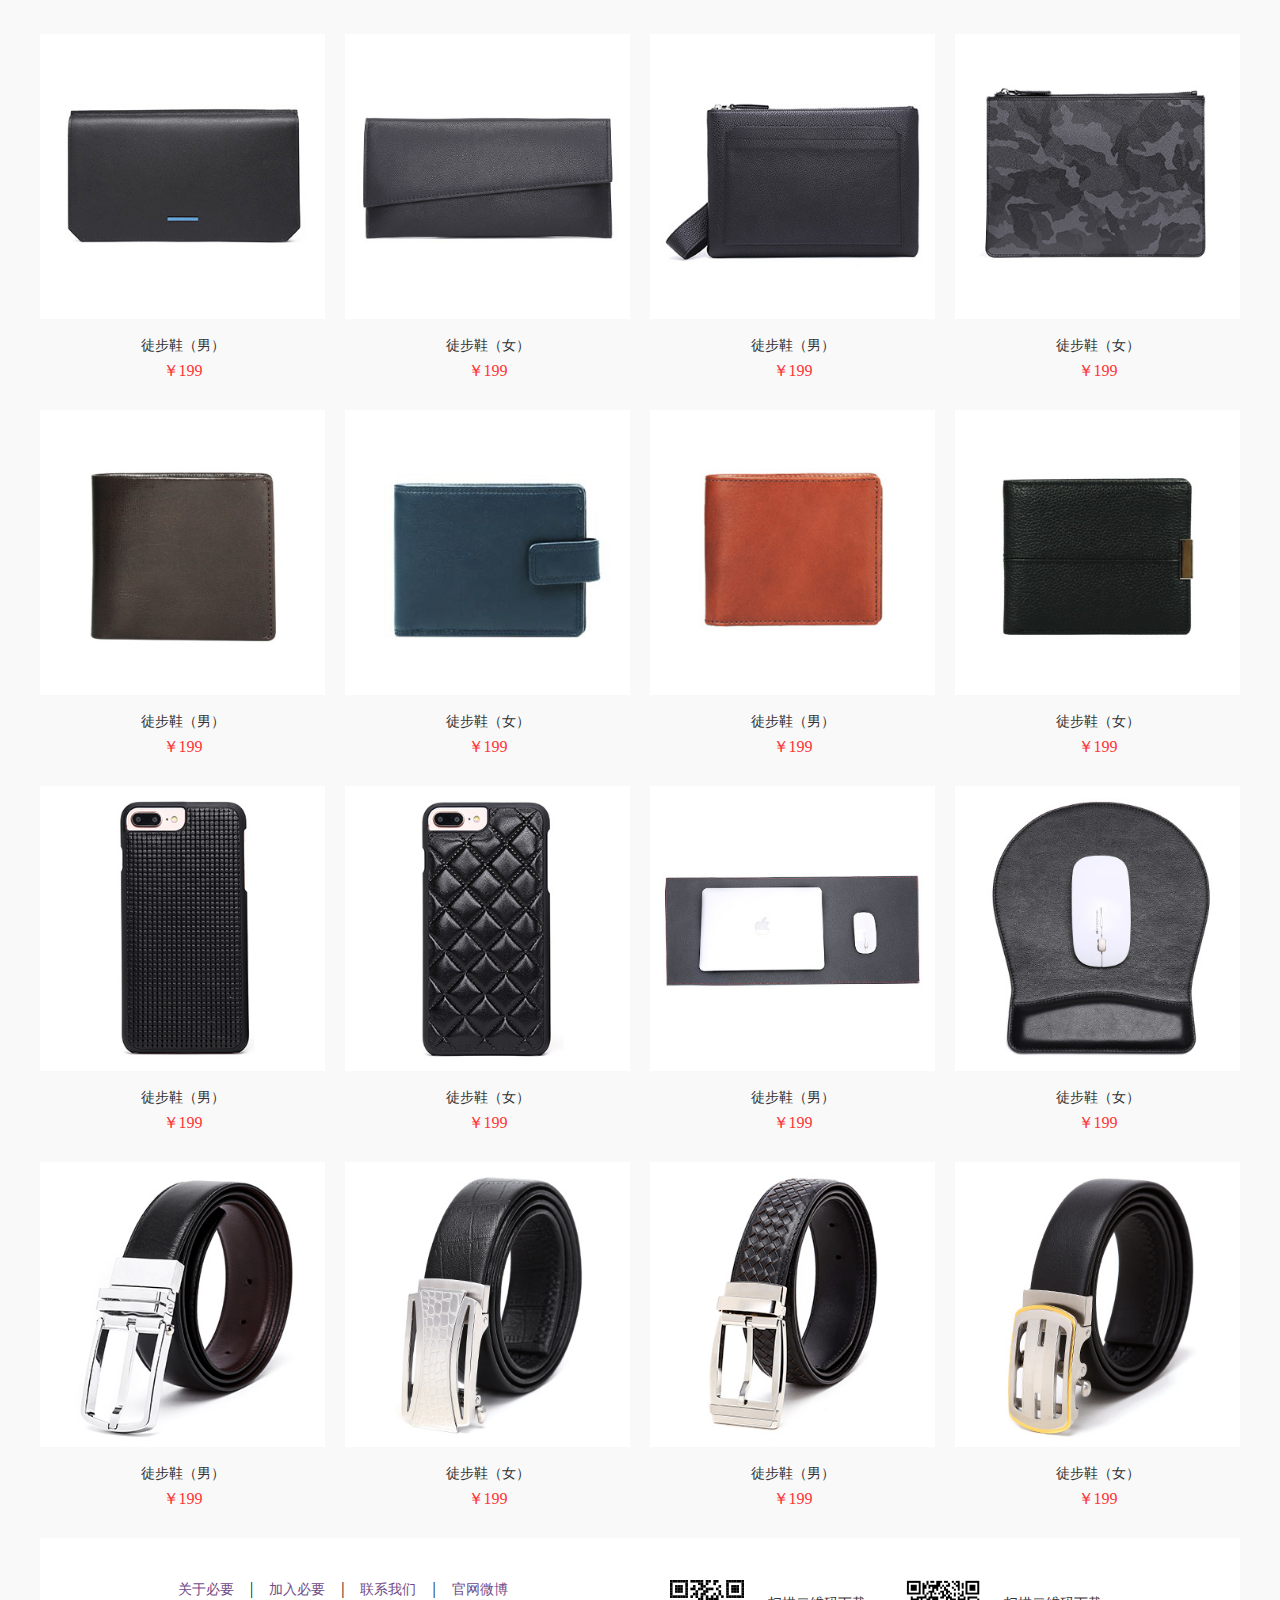
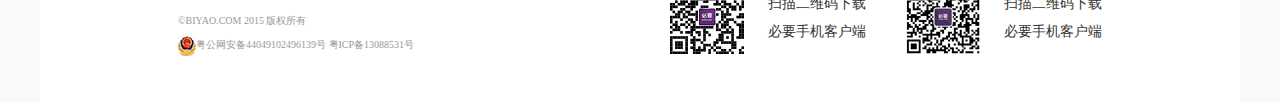
<file: biyaoyuan/html/list.html>
<!DOCTYPE html>
<html lang="en">
<head>
	<meta charset="UTF-8">
	<title>商品列表</title>
	<link rel="stylesheet" href="../css/same.css"/>
	<link rel="stylesheet" href="../css/different.css"/>
    <script src="../script/jquery-1.11.3.js"></script>
	<script src="../script/index.js"></script>
	<script src="../script/list.js"></script>
	<script src="../script/product.js"></script>
	<script src="../script/cookie.js"></script>
	<script src="../script/move2.js"></script>
	<script src="../script/login.js"></script>
</head>
</head>
<body id="listbody">
	<!-- 活动标 -->
	<div class="activity">
		<a href="html/active.html">元旦活动</a>
	</div>
	<!-- 顶部 -->
	<div id="header">
		<ul class="header1">
			<li>
				<a href="../index.html">首页</a>
			</li>
			<li>
				<a href="javascript:;">商家中心</a>
			</li>
			<li>
				<a href="javascript:;">平台政策</a>
			</li>
			<li class="tou1">
				<a href="javascript:;">必要手机版</a>
				<span style="display:none"><img src="../img/b_ewm.bmp"/></span>
			</li>
		</ul>
		<ul class="header2">
			<li>欢迎来到必要，请   <a href="login.html">登录</a></li>
			<li class="reg"><a href="registered.html">注册</a></li>
			<li class="person">
				<a href="javascript:;">个人中心<em> ^ </em></a>
				<ul>
					<i></i>
					<li><a href="car.html">我的订单</a></li>
					<li><a href="javascript:;">个人设置</a></li>
				</ul>
			</li>
		</ul>
	</div>
										<!-- nav 导航栏 -->
										
	<div id="nav">
		<div class="nav">
			<h1><a href="../index.html"><img src="../img/logo.png"/></a></h1>
			<div class="car">
				<a href="car.html"><i></i>购物车 <span>0</span> 件商品</a><!-- span购物车的数量 -->
			</div>
			<ul class="nav_top">
				<li>
					<p class="all">全部商品列表</p>
					
				</li>
				<li>
					<a href="../index.html">首页</a>
					<span></span>
				</li>
				<!-- 消失的 -->
				<div class="perv_li">
					<li class="disappear dis_li1">
						<a href="list.html">眼镜</a>
						<span></span>
						<ul style="position:fixed;left:355px;top:55px;z-index: 999999;">
							<i></i>
							<li><a href="list.html">太阳镜</a></li>
							<li><a href="list.html">旅行镜</a></li>
							<li><a href="list.html">近视镜</a></li>
						</ul>
					</li>
					<li  class="disappear dis_li2">
						<a href="list.html">服装</a>
						<span></span>
						<ul style="position:fixed;left:425px;top:55px;z-index: 999999;">
							<i></i>
							<li><a href="list.html">男装</a></li>
							<li><a href="list.html">女装</a></li>
							<li><a href="list.html">配饰</a></li>
						</ul>
					</li>
					<li  class="disappear dis_li3">
						<a href="list.html">婴童</a>
						<span></span>
						<ul style="position:fixed;left:495px;top:55px;z-index: 999999;">
							<i></i>
							<li><a href="list.html">母婴</a></li>
							<li><a href="list.html">儿童</a></li>
							<li><a href="list.html">书包</a></li>
							<li><a href="list.html">亲子</a></li>
							<li><a href="list.html">单车</a></li>
						</ul>
					</li>
					<li  class="disappear dis_li4">
						<a href="list.html">鞋靴</a>
						<span></span>
						<ul style="position:fixed;left:565px;top:55px;z-index: 999999;">
							<i></i>
							<li><a href="list.html">男鞋</a></li>
							<li><a href="list.html">女鞋</a></li>
							<li><a href="list.html">童鞋</a></li>
						</ul>
					</li>
					<li  class="disappear dis_li5">
						<a href="list.html">运动</a>
						<span></span>
						<ul style="position:fixed;left:635px;top:55px;z-index: 999999;">
							<i></i>
							<li><a href="list.html">运动服</a></li>
							<li><a href="list.html">运动鞋</a></li>
							<li><a href="list.html">户外鞋</a></li>
						</ul>
					</li>
					<li  class="disappear dis_li6">
						<a href="list.html">皮具</a>
						<span></span>
						<ul style="position:fixed;left:705px;top:55px;z-index: 999999;">
							<i></i>
							<li><a href="list.html">皮带</a></li>
							<li><a href="list.html">男包</a></li>
							<li><a href="list.html">女包</a></li>
						</ul>
					</li>
					<li  class="disappear dis_li7">
						<a href="list.html">出行</a>
						<span></span>
						<ul style="position:fixed;left:795px;top:55px;z-index: 999999;">
							<i></i>
							<li><a href="list.html">拉杆箱</a></li>
							<li><a href="list.html">休闲包</a></li>
							<li><a href="list.html">收纳</a></li>
							<li><a href="list.html">口罩</a></li>
						</ul>
					</li>
					<li  class="disappear dis_li8">
						<a href="list.html">个护</a>
						<span></span>
						<ul style="position:fixed;left:845px;top:55px;z-index: 999999;">
							<i></i>
							<li><a href="list.html">牙刷</a></li>
							<li><a href="list.html">剃须刀</a></li>
						</ul>
					</li>
					<li  class="disappear dis_li9">
						<a href="list.html">美妆</a>
						<span></span>
						<ul style="position:fixed;left:915px;top:55px;z-index: 999999;">
							<i></i>
							<li><a href="list.html">洗护</a></li>
							<li><a href="list.html">护肤</a></li>
						</ul>
					</li>
				</div>
				
				<!-- 出现的 -->
				<div class="app_last_li">
					<li  class="appear app_li1">
						<a href="list.html">居家</a>
						<span></span>
						<ul style="position:fixed;left:355px;top:55px;z-index: 999999;">
							<i></i>
							<li><a href="list.html">床品</a></li>
							<li><a href="list.html">洗浴</a></li>
							<li><a href="list.html">日用</a></li>
							<li><a href="list.html">布艺</a></li>
						</ul> 
					</li>
					<li  class="appear app_li2">
						<a href="list.html">厨具</a>
						<span></span>
						<ul style="position:fixed;left:425px;top:55px;z-index: 999999;">
							<i></i>
							<li><a href="list.html">锅具</a></li>
							<li><a href="list.html">刀具</a></li>
							<li><a href="list.html">水具</a></li>
							<li><a href="list.html">餐具</a></li>
							<li><a href="list.html">厨用小件</a></li>
						</ul>
					</li>
					<li  class="appear app_li3">
						<a href="list.html">家具</a>
						<span></span>
						<ul style="position:fixed;left:495px;top:55px;z-index: 999999;">
							<i></i>
							<li><a href="list.html">工具</a></li>
								<li><a href="list.html">灯具</a></li>
							<li><a href="list.html">卫浴</a></li>
							<li><a href="list.html">卧室</a></li>
							<li><a href="list.html">客厅</a></li>
							<li><a href="list.html">书房</a></li>
							<li><a href="list.html">餐厅</a></li>
						</ul>
					</li>
				</div>
				<li class="nav_lastli">
					<a href="list.html">更多<img src="../img/nav/nav-up.png"></a>
				</li>
			</ul>
		</div>
	</div>
	<ul class="dis_ul1">
		<i></i>
		<li><a href="list.html">太阳镜</a></li>
		<li><a href="list.html">旅行镜</a></li>
		<li><a href="list.html">近视镜</a></li>
	</ul>
	<ul class="dis_ul2">
		<i></i>
		<li><a href="list.html">男装</a></li>
		<li><a href="list.html">女装</a></li>
		<li><a href="list.html">配饰</a></li>
	</ul>
	<ul class="dis_ul3">
		<i></i>
		<li><a href="list.html">母婴</a></li>
		<li><a href="list.html">儿童</a></li>
		<li><a href="list.html">书包</a></li>
		<li><a href="list.html">亲子</a></li>
		<li><a href="list.html">单车</a></li>
	</ul>
	<ul class="dis_ul4">
		<i></i>
		<li><a href="list.html">男鞋</a></li>
		<li><a href="list.html">女鞋</a></li>
		<li><a href="list.html">童鞋</a></li>
	</ul>
	<ul class="dis_ul5">
		<i></i>
		<li><a href="list.html">运动服</a></li>
		<li><a href="list.html">运动鞋</a></li>
		<li><a href="list.html">户外鞋</a></li>
	</ul>
	<ul class="dis_ul6">
		<i></i>
		<li><a href="list.html">皮带</a></li>
		<li><a href="list.html">男包</a></li>
		<li><a href="list.html">女包</a></li>
	</ul>
	<ul class="dis_ul7">
		<i></i>
		<li><a href="list.html">拉杆箱</a></li>
		<li><a href="list.html">休闲包</a></li>
		<li><a href="list.html">收纳</a></li>
		<li><a href="list.html">口罩</a></li>
	</ul>
	<ul class="dis_ul8">
		<i></i>
		<li><a href="list.html">牙刷</a></li>
		<li><a href="list.html">剃须刀</a></li>
	</ul>
	<ul class="dis_ul9">
		<i></i>
		<li><a href="list.html">洗护</a></li>
		<li><a href="list.html">护肤</a></li>
	</ul>
	<ul class="app_ul1">
		<i></i>
		<li><a href="list.html">床品</a></li>
		<li><a href="list.html">洗浴</a></li>
		<li><a href="list.html">日用</a></li>
		<li><a href="list.html">布艺</a></li>
	</ul>
	<ul class="app_ul2">
		<i></i>
		<li><a href="list.html">锅具</a></li>
		<li><a href="list.html">刀具</a></li>
		<li><a href="list.html">水具</a></li>
		<li><a href="list.html">餐具</a></li>
		<li><a href="list.html">厨用小件</a></li>
	</ul>
	<ul class="app_ul3">
		<i></i>
		<li><a href="list.html">工具</a></li>
		<li><a href="list.html">灯具</a></li>
		<li><a href="list.html">卫浴</a></li>
		<li><a href="list.html">卧室</a></li>
		<li><a href="list.html">客厅</a></li>
		<li><a href="list.html">书房</a></li>
		<li><a href="list.html">餐厅</a></li>
	</ul>
	
	<!-- 商品列表 -->
	<div id="list_nav">
		<div class="list_nav">
			<ul>
				<p>分类：</p>
				<li><a href="javascript:;">女装</a></li>
				<li><a href="javascript:;">男装</a></li>
				<li><a href="javascript:;">皮具</a></li>
			</ul>
		</div>
	</div>
										<!-- list_1 列表 -->
	<div id="list_1">
		<div class="list_1">
			<div class="head">
				<h2>女装</h2>
				<p>Max Mara等制造商出品</p>
				<a href="list.html">更多商品 ></a>
			</div>
			<div class="goods"></div><!-- json数据 -->
		</div>
		<div class="list_2">
			<div class="head">
				<h2>男装</h2>
				<p>DIESEL制造商出品</p>
				<a href="list.html">更多商品 ></a>
			</div>
			<div class="goods"></div><!-- json数据 -->
		</div>
		<div class="list_3">
			<div class="head">
				<h2>皮具</h2>
				<p>Prada等制造商出品</p>
				<a href="list.html">更多商品 ></a>
			</div>
			<div class="goods"></div><!-- json数据 -->
		</div>
	</div>


	<!-- footer -->
	<div id="footer">
		<div class="footer">
			<div class="left fl">
				<p><a href="javascript:;">关于必要</a>|<a href="javascript:;">加入必要</a>|<a href="javascript:;">联系我们</a>|<a href="javascript:;">官网微博</a></p>
				<span>&copy;BIYAO.COM 2015 版权所有</span>
				<span><img src="../img/soft.jpg" alt="打不开此图片" title="gongan"/>粤公网安备44049102496139号 粤ICP备13088531号</span>
			</div>
			<div class="right fr">
				<dl class="app fl">
					<dt></dt>
					<dd>
						<p>扫描二维码下载</p>
						<p>必要手机客户端</p>
					</dd>
				</dl>
				<dl class="wx fl">
					<dt></dt>
					<dd>
						<p>扫描二维码下载</p>
						<p>必要手机客户端</p>
					</dd>
				</dl>
			</div>
		</div>
	</div>

	<div id="back">
		<span><img src="../img/ewm1.bmp"/><img src="../img/ewm2.bmp"/></span>
		<p>︿</p>
		<div><img src="../img/b_ewm.bmp"/></div>
	</div>
</body>
</html>
</file>
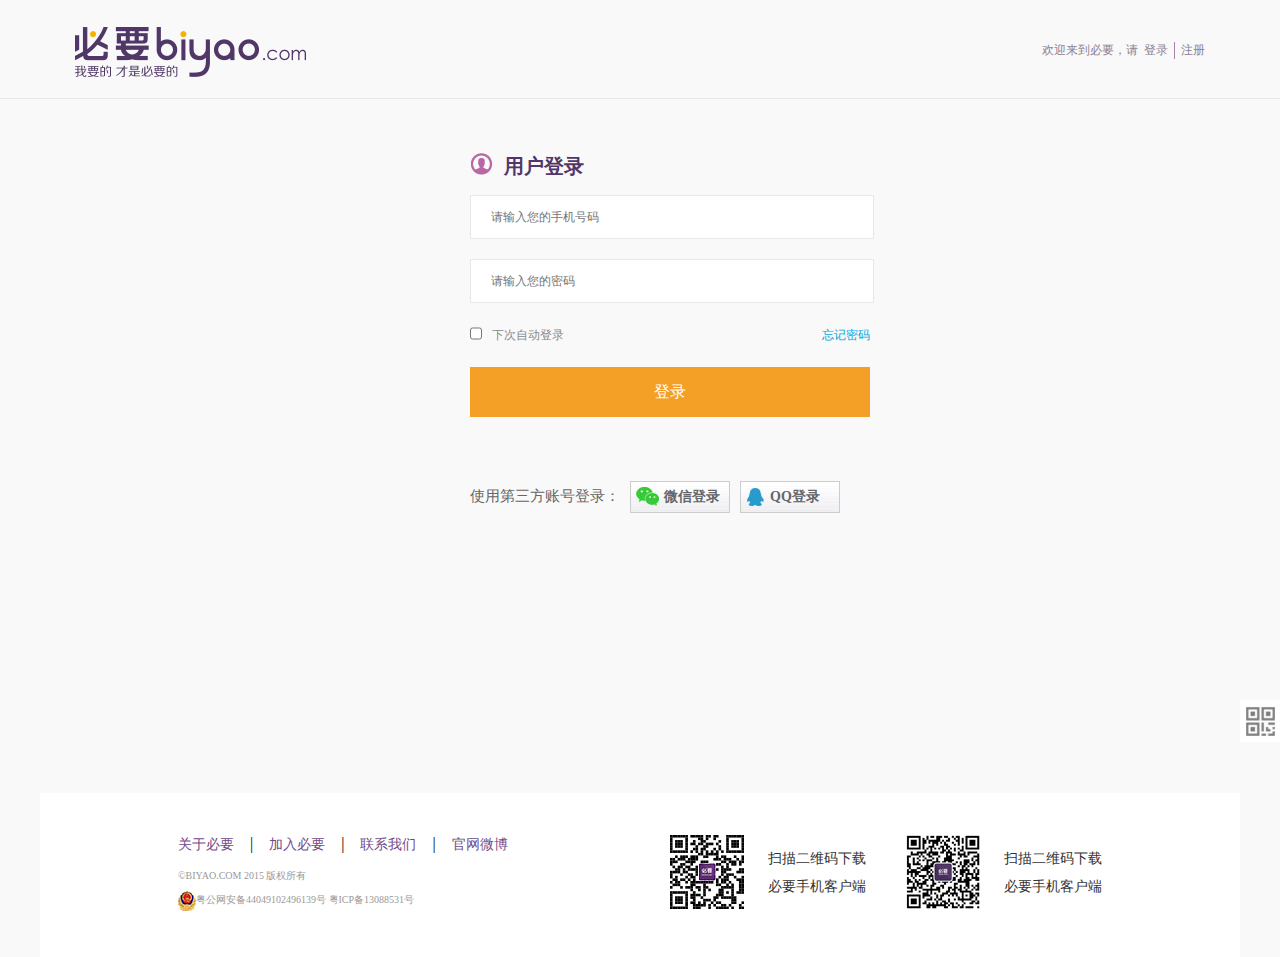
<file: biyaoyuan/html/login.html>
<!DOCTYPE html>
<html lang="en">
<head>
	<meta charset="UTF-8">
	<title>登录</title>
	<link rel="stylesheet" href="../css/same.css"/>
	<link rel="stylesheet" href="../css/different.css"/>
    <script src="../script/jquery-1.11.3.js"></script>
	<script src="../script/index.js"></script>
	<script src="../script/login.js"></script>
	<script src="../script/product.js"></script>
	<script src="../script/cookie.js"></script>
	<script src="../script/move2.js"></script> 
</head>
<body id="login_body">
	<!-- header -->
	<div class="login_header">
		<a href="../index.html" class="login_header_logo">
			<img src="../img/logo.png" alt="打不开图片"/>
		</a>
		<ul class="login_header_nav header2">
			<li class="reg_left">欢迎来到必要，请&nbsp; <a href="login.html">登录</a></li>
			<li class="reg_right"><a href="registered.html">注册</a></li>
		</ul>
	</div>

	<!-- 注册 -->
	<div id="login">
		<div class="login">
			<div>
				<h2>用户登录</h2>
				<input type="text" placeholder="请输入您的手机号码" class="login_txtphone"/>
				<input type="password" placeholder="请输入您的密码" class="login_txtpass"/>
				<p>
					<input type="checkbox"/>下次自动登录
					<a href="###">忘记密码</a>
				</p>
				<a class="login_log" href="javascript:;">登录</a>
				<p class="log">
					<span>使用第三方账号登录：</span>
					<a href="###"><i></i>微信登录</a>
					<a href="###"><em></em>QQ登录</a>
				</p>
			</div>
		</div>
	</div>

	<!-- footer -->
	<div id="footer">
		<div class="footer">
			<div class="left fl">
				<p><a href="javascript:;">关于必要</a>|<a href="javascript:;">加入必要</a>|<a href="javascript:;">联系我们</a>|<a href="javascript:;">官网微博</a></p>
				<span>&copy;BIYAO.COM 2015 版权所有</span>
				<span><img src="../img/soft.jpg" alt="打不开此图片" title="gongan"/>粤公网安备44049102496139号 粤ICP备13088531号</span>
			</div>
			<div class="right fr">
				<dl class="app fl">
					<dt></dt>
					<dd>
						<p>扫描二维码下载</p>
						<p>必要手机客户端</p>
					</dd>
				</dl>
				<dl class="wx fl">
					<dt></dt>
					<dd>
						<p>扫描二维码下载</p>
						<p>必要手机客户端</p>
					</dd>
				</dl>
			</div>
		</div>
	</div>

	<div id="back">
		<span><img src="../img/ewm1.bmp"/><img src="../img/ewm2.bmp"/></span>
		<p>︿</p>
		<div><img src="../img/b_ewm.bmp"/></div>
	</div>
</body>
</html>
</file>
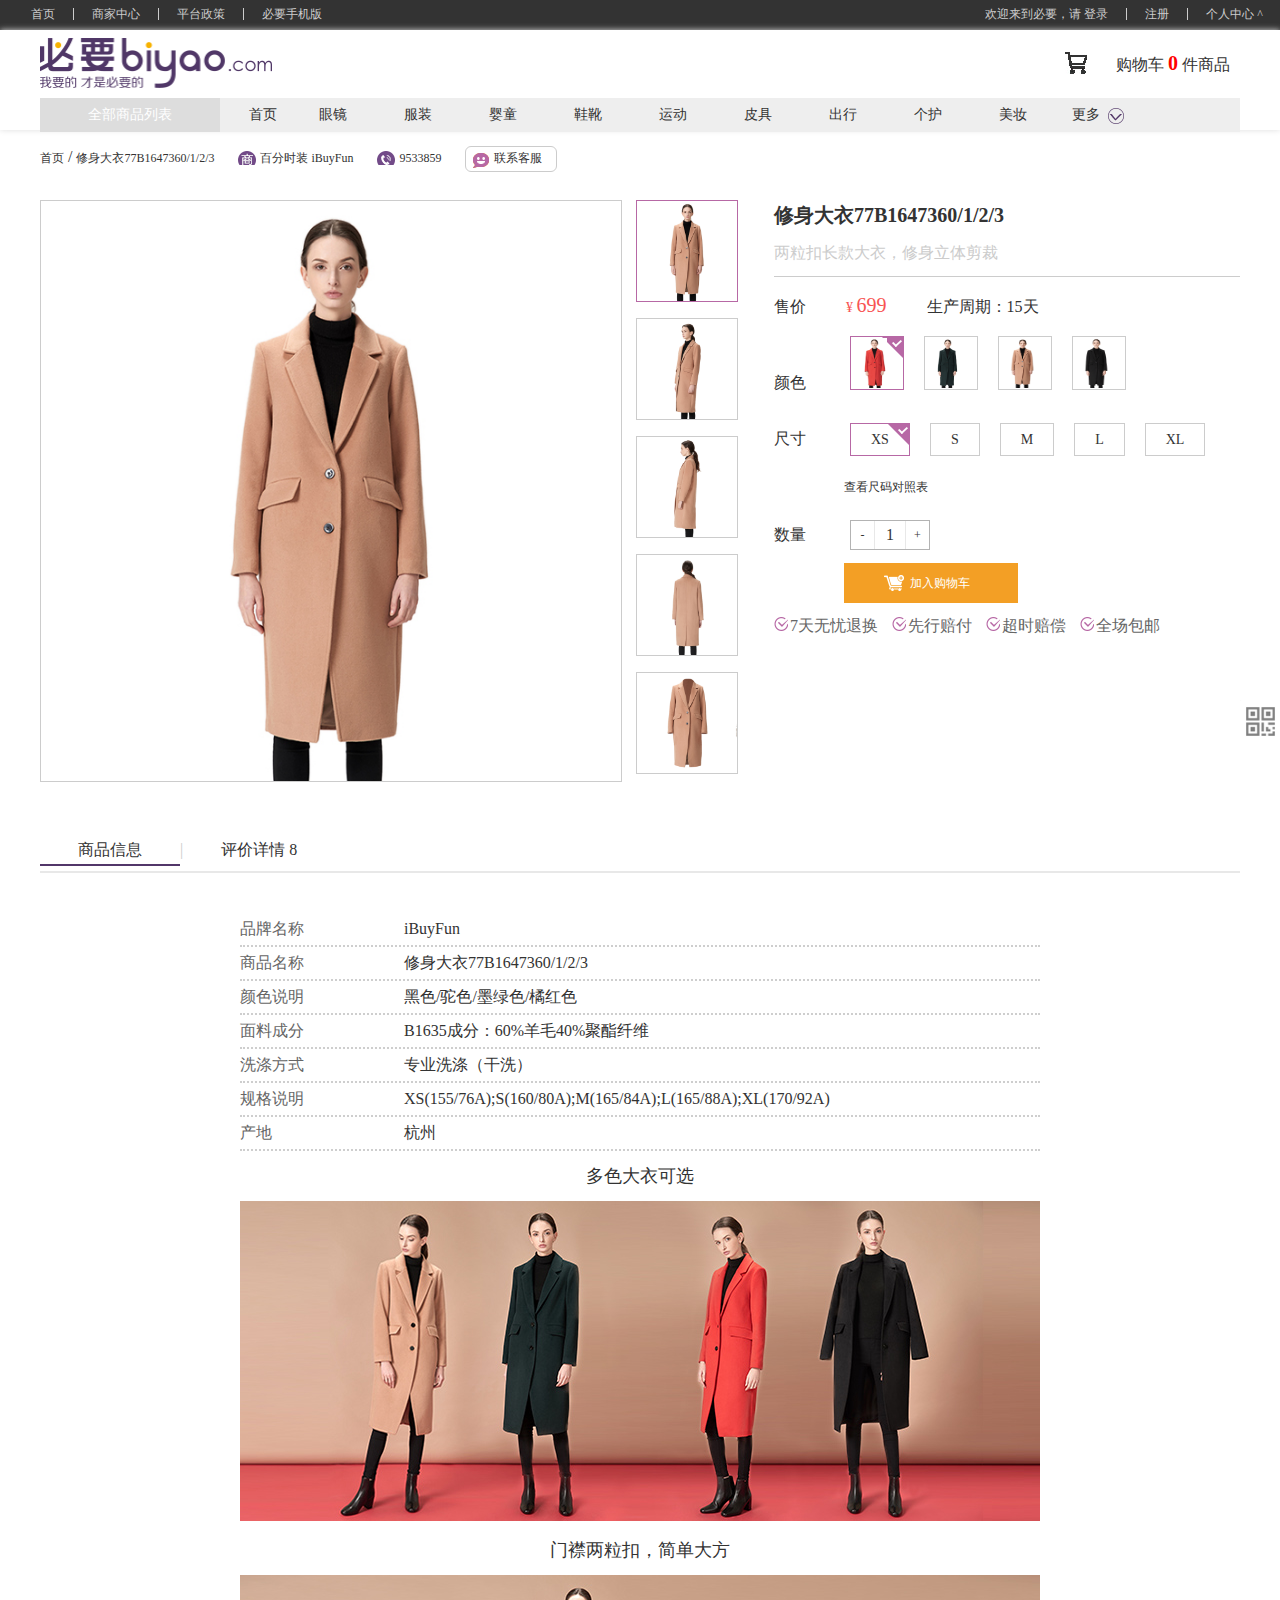
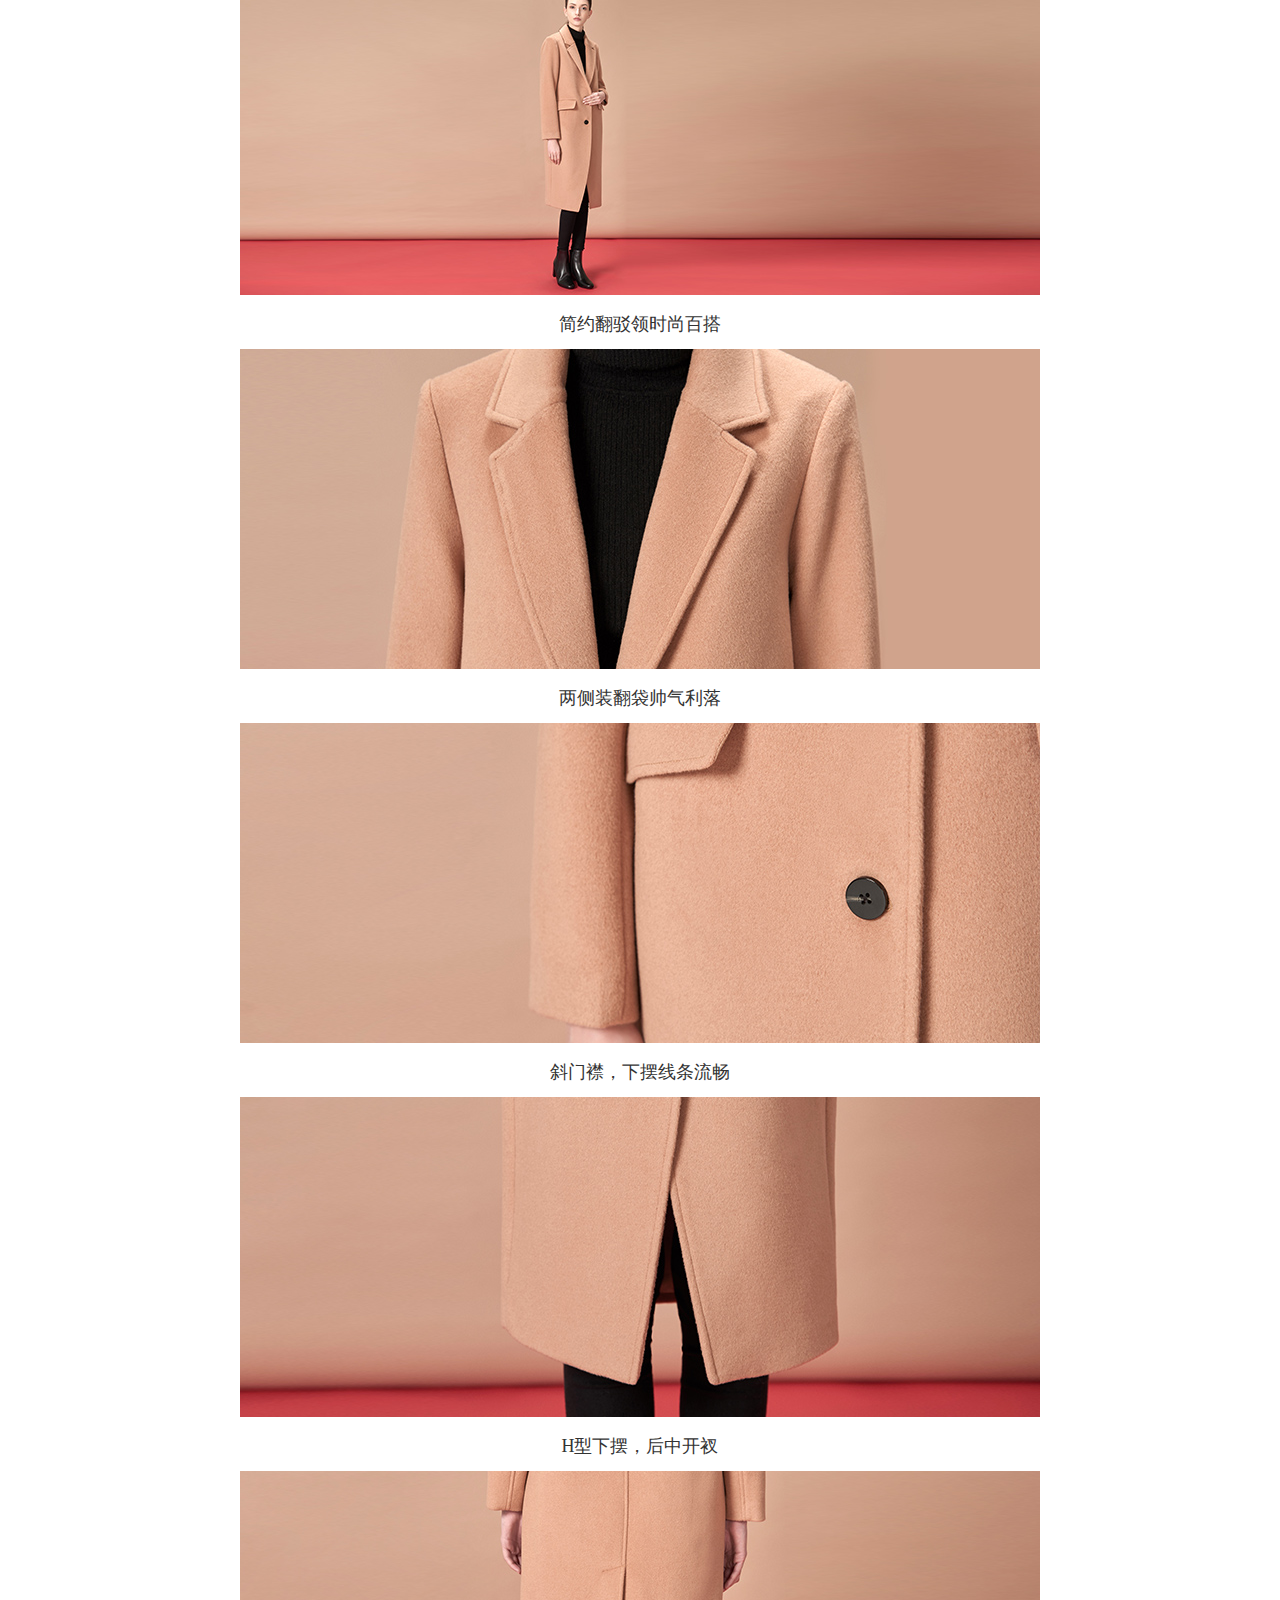
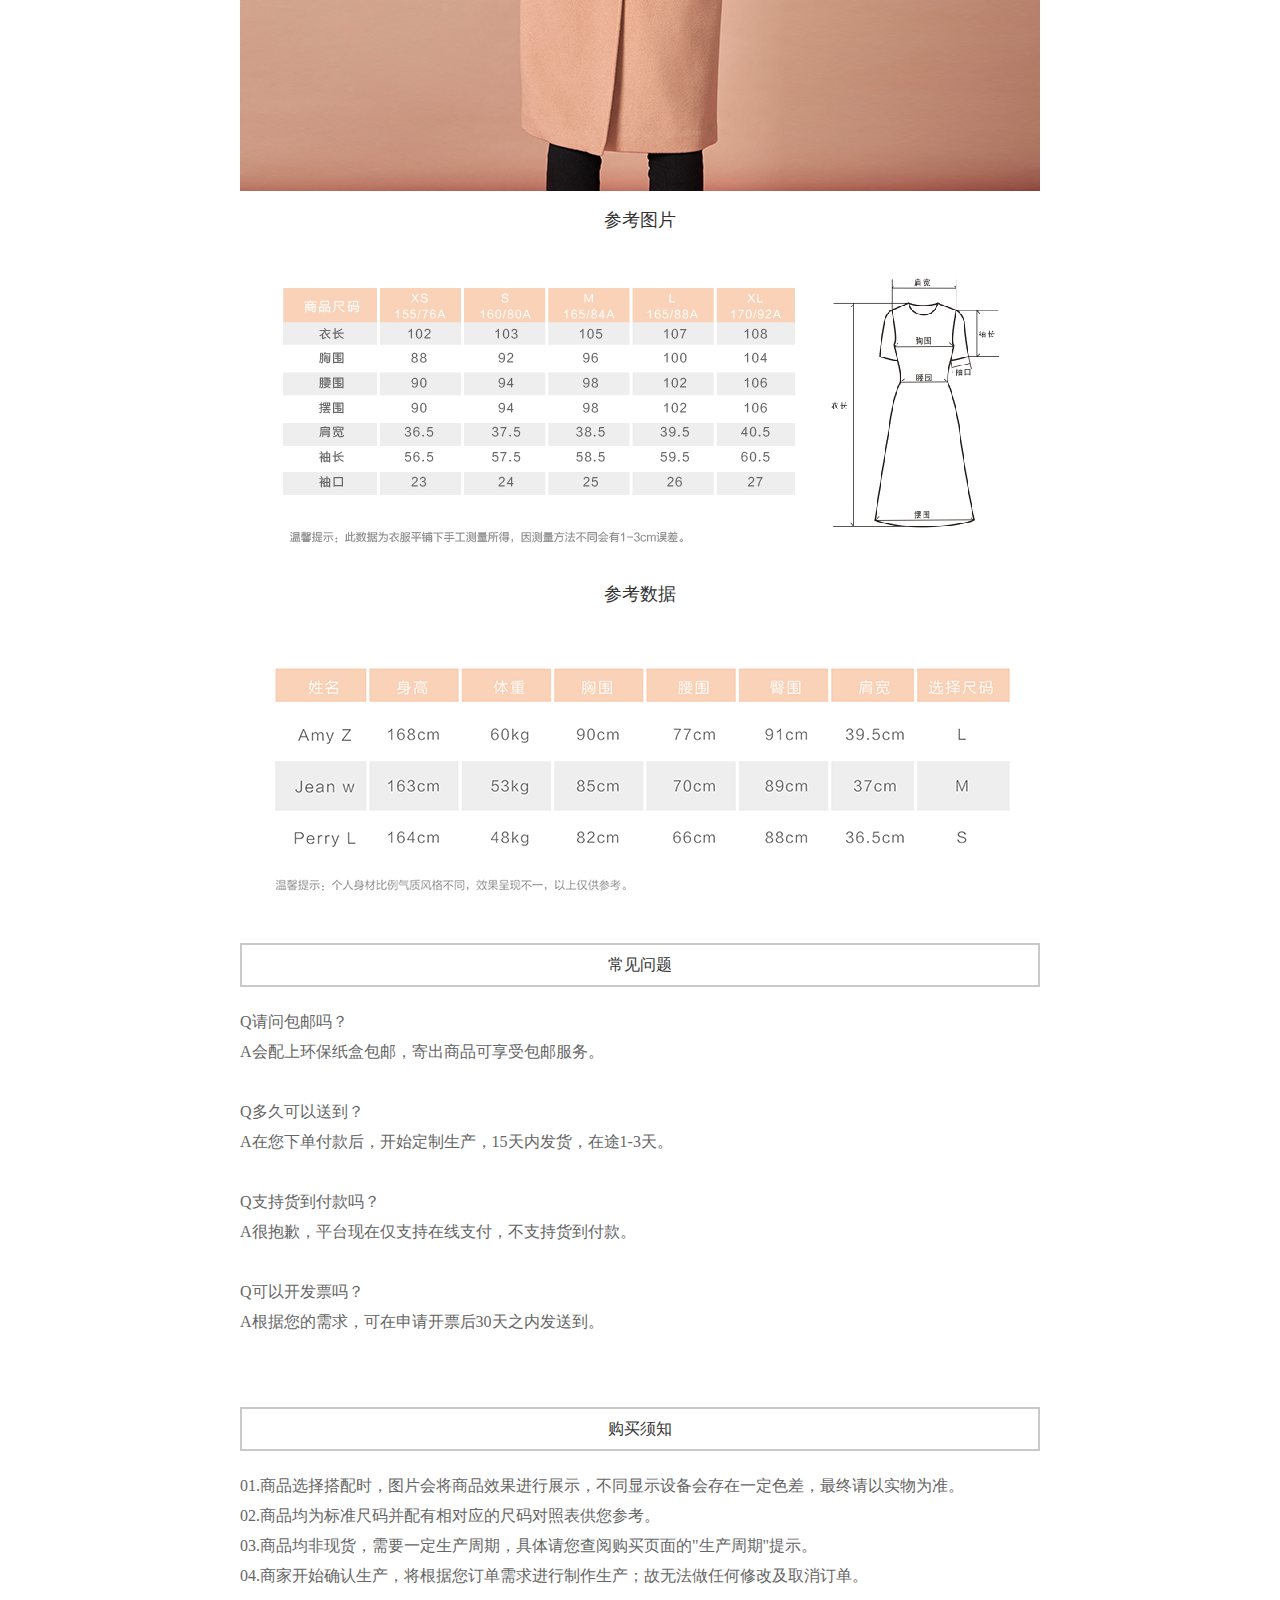
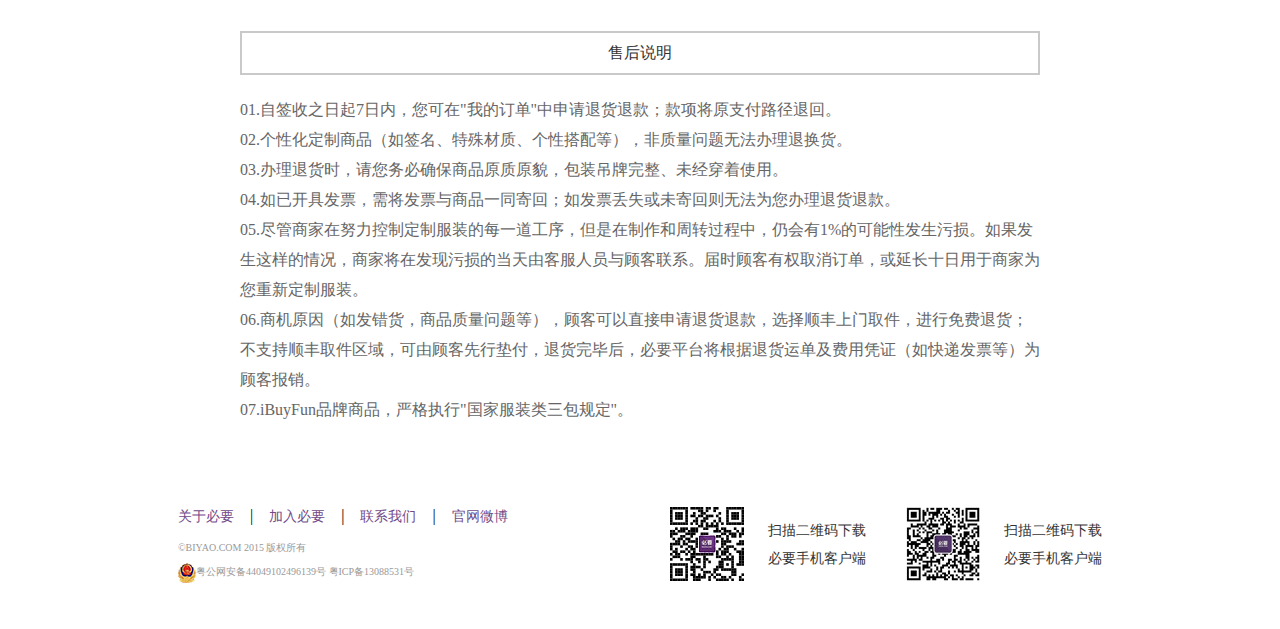
<file: biyaoyuan/html/product.html>
<!DOCTYPE html>
<html lang="en">
<head>
	<meta charset="UTF-8">
	<title>商品详情</title>
	<link rel="stylesheet" href="../css/same.css"/>
	<link rel="stylesheet" href="../css/different.css"/>
    <script src="../script/jquery-1.11.3.js"></script>
	<script src="../script/list.js"></script>
	<script src="../script/login.js"></script>
	<script src="../script/index.js"></script>
	<script src="../script/product.js"></script>
	<script src="../script/cookie.js"></script>
	<script src="../script/move2.js"></script> 
</head>
</head>
<body id="product_body">
	<!-- 顶部 -->
	<div id="header">
		<ul class="header1">
			<li>
				<a href="../index.html">首页</a>
			</li>
			<li>
				<a href="javascript:;">商家中心</a>
			</li>
			<li>
				<a href="javascript:;">平台政策</a>
			</li>
			<li class="tou1">
				<a href="javascript:;">必要手机版</a>
				<span style="display:none"><img src="../img/b_ewm.bmp"/></span>
			</li>
		</ul>
		<ul class="header2">
			<li>欢迎来到必要，请   <a href="login.html">登录</a></li>
			<li class="reg"><a href="registered.html">注册</a></li>
			<li class="person">
				<a href="javascript:;">个人中心<em> ^ </em></a>
				<ul>
					<i></i>
					<li><a href="car.html">我的订单</a></li>
					<li><a href="javascript:;">个人设置</a></li>
				</ul>
			</li>
		</ul>
	</div>
				<!-- nav 导航栏 -->
										
	<div id="nav">
		<div class="nav">
			<h1><a href="../index.html"><img src="../img/logo.png"/></a></h1>
			<div class="car">
				<a href="car.html"><i></i>购物车 <span>0</span> 件商品</a><!-- span购物车的数量 -->
			</div>
			<ul class="nav_top">
				<li>
					<p class="all">全部商品列表</p>
					
				</li>
				<li>
					<a href="../index.html">首页</a>
					<span></span>
				</li>
				<!-- 消失的 -->
				<div class="perv_li">
					<li class="disappear dis_li1">
						<a href="list.html">眼镜</a>
						<span></span>
						<ul style="position:fixed;left:355px;top:55px;z-index: 999999;">
							<i></i>
							<li><a href="list.html">太阳镜</a></li>
							<li><a href="list.html">旅行镜</a></li>
							<li><a href="list.html">近视镜</a></li>
						</ul>
					</li>
					<li  class="disappear dis_li2">
						<a href="list.html">服装</a>
						<span></span>
						<ul style="position:fixed;left:425px;top:55px;z-index: 999999;">
							<i></i>
							<li><a href="list.html">男装</a></li>
							<li><a href="list.html">女装</a></li>
							<li><a href="list.html">配饰</a></li>
						</ul>
					</li>
					<li  class="disappear dis_li3">
						<a href="list.html">婴童</a>
						<span></span>
						<ul style="position:fixed;left:495px;top:55px;z-index: 999999;">
							<i></i>
							<li><a href="list.html">母婴</a></li>
							<li><a href="list.html">儿童</a></li>
							<li><a href="list.html">书包</a></li>
							<li><a href="list.html">亲子</a></li>
							<li><a href="list.html">单车</a></li>
						</ul>
					</li>
					<li  class="disappear dis_li4">
						<a href="list.html">鞋靴</a>
						<span></span>
						<ul style="position:fixed;left:565px;top:55px;z-index: 999999;">
							<i></i>
							<li><a href="list.html">男鞋</a></li>
							<li><a href="list.html">女鞋</a></li>
							<li><a href="list.html">童鞋</a></li>
						</ul>
					</li>
					<li  class="disappear dis_li5">
						<a href="list.html">运动</a>
						<span></span>
						<ul style="position:fixed;left:635px;top:55px;z-index: 999999;">
							<i></i>
							<li><a href="list.html">运动服</a></li>
							<li><a href="list.html">运动鞋</a></li>
							<li><a href="list.html">户外鞋</a></li>
						</ul>
					</li>
					<li  class="disappear dis_li6">
						<a href="list.html">皮具</a>
						<span></span>
						<ul style="position:fixed;left:705px;top:55px;z-index: 999999;">
							<i></i>
							<li><a href="list.html">皮带</a></li>
							<li><a href="list.html">男包</a></li>
							<li><a href="list.html">女包</a></li>
						</ul>
					</li>
					<li  class="disappear dis_li7">
						<a href="list.html">出行</a>
						<span></span>
						<ul style="position:fixed;left:795px;top:55px;z-index: 999999;">
							<i></i>
							<li><a href="list.html">拉杆箱</a></li>
							<li><a href="list.html">休闲包</a></li>
							<li><a href="list.html">收纳</a></li>
							<li><a href="list.html">口罩</a></li>
						</ul>
					</li>
					<li  class="disappear dis_li8">
						<a href="list.html">个护</a>
						<span></span>
						<ul style="position:fixed;left:845px;top:55px;z-index: 999999;">
							<i></i>
							<li><a href="list.html">牙刷</a></li>
							<li><a href="list.html">剃须刀</a></li>
						</ul>
					</li>
					<li  class="disappear dis_li9">
						<a href="list.html">美妆</a>
						<span></span>
						<ul style="position:fixed;left:915px;top:55px;z-index: 999999;">
							<i></i>
							<li><a href="list.html">洗护</a></li>
							<li><a href="list.html">护肤</a></li>
						</ul>
					</li>
				</div>
				
				<!-- 出现的 -->
				<div class="app_last_li">
					<li  class="appear app_li1">
						<a href="list.html">居家</a>
						<span></span>
						<ul style="position:fixed;left:355px;top:55px;z-index: 999999;">
							<i></i>
							<li><a href="list.html">床品</a></li>
							<li><a href="list.html">洗浴</a></li>
							<li><a href="list.html">日用</a></li>
							<li><a href="list.html">布艺</a></li>
						</ul> 
					</li>
					<li  class="appear app_li2">
						<a href="list.html">厨具</a>
						<span></span>
						<ul style="position:fixed;left:425px;top:55px;z-index: 999999;">
							<i></i>
							<li><a href="list.html">锅具</a></li>
							<li><a href="list.html">刀具</a></li>
							<li><a href="list.html">水具</a></li>
							<li><a href="list.html">餐具</a></li>
							<li><a href="list.html">厨用小件</a></li>
						</ul>
					</li>
					<li  class="appear app_li3">
						<a href="list.html">家具</a>
						<span></span>
						<ul style="position:fixed;left:495px;top:55px;z-index: 999999;">
							<i></i>
							<li><a href="list.html">工具</a></li>
								<li><a href="list.html">灯具</a></li>
							<li><a href="list.html">卫浴</a></li>
							<li><a href="list.html">卧室</a></li>
							<li><a href="list.html">客厅</a></li>
							<li><a href="list.html">书房</a></li>
							<li><a href="list.html">餐厅</a></li>
						</ul>
					</li>
				</div>
				<li class="nav_lastli">
					<a href="list.html">更多<img src="../img/nav/nav-up.png"></a>
				</li>
			</ul>
		</div>
	</div>
	<ul class="dis_ul1">
		<i></i>
		<li><a href="list.html">太阳镜</a></li>
		<li><a href="list.html">旅行镜</a></li>
		<li><a href="list.html">近视镜</a></li>
	</ul>
	<ul class="dis_ul2">
		<i></i>
		<li><a href="list.html">男装</a></li>
		<li><a href="list.html">女装</a></li>
		<li><a href="list.html">配饰</a></li>
	</ul>
	<ul class="dis_ul3">
		<i></i>
		<li><a href="list.html">母婴</a></li>
		<li><a href="list.html">儿童</a></li>
		<li><a href="list.html">书包</a></li>
		<li><a href="list.html">亲子</a></li>
		<li><a href="list.html">单车</a></li>
	</ul>
	<ul class="dis_ul4">
		<i></i>
		<li><a href="list.html">男鞋</a></li>
		<li><a href="list.html">女鞋</a></li>
		<li><a href="list.html">童鞋</a></li>
	</ul>
	<ul class="dis_ul5">
		<i></i>
		<li><a href="list.html">运动服</a></li>
		<li><a href="list.html">运动鞋</a></li>
		<li><a href="list.html">户外鞋</a></li>
	</ul>
	<ul class="dis_ul6">
		<i></i>
		<li><a href="list.html">皮带</a></li>
		<li><a href="list.html">男包</a></li>
		<li><a href="list.html">女包</a></li>
	</ul>
	<ul class="dis_ul7">
		<i></i>
		<li><a href="list.html">拉杆箱</a></li>
		<li><a href="list.html">休闲包</a></li>
		<li><a href="list.html">收纳</a></li>
		<li><a href="list.html">口罩</a></li>
	</ul>
	<ul class="dis_ul8">
		<i></i>
		<li><a href="list.html">牙刷</a></li>
		<li><a href="list.html">剃须刀</a></li>
	</ul>
	<ul class="dis_ul9">
		<i></i>
		<li><a href="list.html">洗护</a></li>
		<li><a href="list.html">护肤</a></li>
	</ul>
	<ul class="app_ul1">
		<i></i>
		<li><a href="list.html">床品</a></li>
		<li><a href="list.html">洗浴</a></li>
		<li><a href="list.html">日用</a></li>
		<li><a href="list.html">布艺</a></li>
	</ul>
	<ul class="app_ul2">
		<i></i>
		<li><a href="list.html">锅具</a></li>
		<li><a href="list.html">刀具</a></li>
		<li><a href="list.html">水具</a></li>
		<li><a href="list.html">餐具</a></li>
		<li><a href="list.html">厨用小件</a></li>
	</ul>
	<ul class="app_ul3">
		<i></i>
		<li><a href="list.html">工具</a></li>
		<li><a href="list.html">灯具</a></li>
		<li><a href="list.html">卫浴</a></li>
		<li><a href="list.html">卧室</a></li>
		<li><a href="list.html">客厅</a></li>
		<li><a href="list.html">书房</a></li>
		<li><a href="list.html">餐厅</a></li>
	</ul>
	
	<!-- product 商品详情 -->
	<div id="product">
		<div class="product">
			<div class="pro_top">
				<a href="../index.html">首页</a> / 
				<em>修身大衣77B1647360/1/2/3</em>
				<span>百分时装 iBuyFun</span>
				<i>9533859</i>
				<a class="lx" href="###">联系客服</a>
			</div>
			<div class="pro_main">
				<div class="pro_left">
					<div class="big">
						<img src="../img/product/1.jpg"/>
						<img src="../img/product/2.jpg"/>
						<img src="../img/product/3.jpg"/>
						<img src="../img/product/4.jpg"/>
						<img src="../img/product/5.jpg"/>
						<div id="box"></div>
					</div>
					<div id="mark"></div>
					<div class="small">
						<a href="javascript:;"><img src="../img/product/1.jpg"/></a>
						<a href="javascript:;"><img src="../img/product/2.jpg"/></a>
						<a href="javascript:;"><img src="../img/product/3.jpg"/></a>
						<a href="javascript:;"><img src="../img/product/4.jpg"/></a>
						<a href="javascript:;"><img src="../img/product/5.jpg"/></a>
					</div>
					<div class="b_big">
						<img src="../img/product/1.jpg"/>
						<img src="../img/product/2.jpg"/>
						<img src="../img/product/3.jpg"/>
						<img src="../img/product/4.jpg"/>
						<img src="../img/product/5.jpg"/>
					</div>
				</div>
				<div class="pro_right">
					<h3>修身大衣77B1647360/1/2/3</h3>
					<p class="first_p">两粒扣长款大衣，修身立体剪裁</p>
					<p class="line"></p>
					<div>
						<p>售价<em>¥ <span>699</span></em>生产周期：15天</p>
						<p>颜色
							<a class="images1 l" href="javascript:;">
								<img src="../img/product/small1.png" alt="打不开此图片" title="橘红色"/>
							</a>
							<a class="images2" href="javascript:;">
								<img src="../img/product/small2.png" alt="打不开此图片" title="墨绿色"/>
							</a>
							<a class="images3" href="javascript:;">
								<img src="../img/product/small3.png" alt="打不开此图片" title="驼色"/>
							</a>
							<a class="images4" href="javascript:;">
								<img src="../img/product/small4.png" alt="打不开此图片" title="黑色"/>
							</a>
						</p>
						<p>尺寸
							<a class="l mar_r" href="javascript:;">XS</a>
							<a href="javascript:;">S</a>
							<a href="javascript:;">M</a>
							<a href="javascript:;">L</a>
							<a href="javascript:;">XL</a>
						</p>
						<a href="javascript:;">查看尺码对照表</a>
						<p class="n">数量
							<span>
								<a class="cut" href="javascript:;">-</a>
								<span>1</span>
								<a class="add" href="javascript:;">+</a>
							</span>
						</p>
						<a class="addcar" href="javascript:;"><b></b>加入购物车</a>
					</div>
					<p>
						<i>7天无忧退换</i>
						<i>先行赔付</i>
						<i>超时赔偿</i>
						<i>全场包邮</i>
					</p>
				</div>
				<div style="clear:both"></div>
				<div class="pro_img">
					<div class="top">
						<a href="javascript:;" class="aa">商品信息</a>|<a href="javascript:;">评价详情 8</a>
						<p></p>
					</div>
					<div class="pro">
						<dl>
							<dt>品牌名称</dt>
							<dd>iBuyFun</dd>
						</dl>
						<dl>
							<dt>商品名称</dt>
							<dd>修身大衣77B1647360/1/2/3</dd>
						</dl>
						<dl>
							<dt>颜色说明</dt>
							<dd>黑色/驼色/墨绿色/橘红色</dd>
						</dl>
						<dl>
							<dt>面料成分</dt>
							<dd>B1635成分：60%羊毛40%聚酯纤维</dd>
						</dl>
						<dl>
							<dt>洗涤方式</dt>
							<dd>专业洗涤（干洗）</dd>
						</dl>
						<dl>
							<dt>规格说明</dt>
							<dd>XS(155/76A);S(160/80A);M(165/84A);L(165/88A);XL(170/92A)</dd>
						</dl>
						<dl>
							<dt>产地</dt>
							<dd>杭州</dd>
						</dl>
					</div>
					<div class="pdu">
						<p>多色大衣可选</p>
						<img src="../img/product/show1.png" alt="打不开此图片" title="多色大衣"/>
						<p>门襟两粒扣，简单大方</p>
						<img src="../img/product/show2.png" alt="打不开此图片" title="门襟图片"/>
						<p>简约翻驳领时尚百搭</p>
						<img src="../img/product/show3.png" alt="打不开此图片" title="简约翻驳领图片"/>
						<p>两侧装翻袋帅气利落</p>
						<img src="../img/product/show4.png" alt="打不开此图片" title="两侧图片"/>
						<p>斜门襟，下摆线条流畅</p>
						<img src="../img/product/show5.png" alt="打不开此图片" title="下摆图片"/>
						<p>H型下摆，后中开衩</p>
						<img src="../img/product/show6.png" alt="打不开此图片" title="H型下摆图片"/>
						<p>参考图片</p>
						<img src="../img/product/show7.png" alt="打不开此图片" title="参考图片"/>
						<p>参考数据</p>
						<img src="../img/product/show8.png" alt="打不开此图片" title="参考数据"/>
					</div>
					<div class="question">
						<span>常见问题</span>
						<div>
							<p>Q请问包邮吗？</p>
							<p>A会配上环保纸盒包邮，寄出商品可享受包邮服务。</p>
							<p>&nbsp;</p>
							<p>Q多久可以送到？</p>
							<p>A在您下单付款后，开始定制生产，15天内发货，在途1-3天。</p>
							<p>&nbsp;</p>
							<p>Q支持货到付款吗？</p>
							<p>A很抱歉，平台现在仅支持在线支付，不支持货到付款。</p>
							<p>&nbsp;</p>
							<p>Q可以开发票吗？</p>
							<p>A根据您的需求，可在申请开票后30天之内发送到。</p>
							<p>&nbsp;</p>
						</div>
						<span>购买须知</span>
						<div>
							<p>01.商品选择搭配时，图片会将商品效果进行展示，不同显示设备会存在一定色差，最终请以实物为准。</p>
							<p>02.商品均为标准尺码并配有相对应的尺码对照表供您参考。</p>
							<p>03.商品均非现货，需要一定生产周期，具体请您查阅购买页面的"生产周期"提示。</p>
							<p>04.商家开始确认生产，将根据您订单需求进行制作生产；故无法做任何修改及取消订单。</p>
						</div>
						<span>售后说明</span>
						<div>
							<p>01.自签收之日起7日内，您可在"我的订单"中申请退货退款；款项将原支付路径退回。</p>
							<p>02.个性化定制商品（如签名、特殊材质、个性搭配等），非质量问题无法办理退换货。</p>
							<p>03.办理退货时，请您务必确保商品原质原貌，包装吊牌完整、未经穿着使用。</p>
							<p>04.如已开具发票，需将发票与商品一同寄回；如发票丢失或未寄回则无法为您办理退货退款。</p>
							<p>05.尽管商家在努力控制定制服装的每一道工序，但是在制作和周转过程中，仍会有1%的可能性发生污损。如果发生这样的情况，商家将在发现污损的当天由客服人员与顾客联系。届时顾客有权取消订单，或延长十日用于商家为您重新定制服装。</p>
							<p>06.商机原因（如发错货，商品质量问题等），顾客可以直接申请退货退款，选择顺丰上门取件，进行免费退货；不支持顺丰取件区域，可由顾客先行垫付，退货完毕后，必要平台将根据退货运单及费用凭证（如快递发票等）为顾客报销。</p>
							<p>07.iBuyFun品牌商品，严格执行"国家服装类三包规定"。</p>
						</div>
					</div>
					<div class="est">
						<div class="satis">
							<span class="goods_sta">商品满意度</span>
							<span class="grade_mark">
								<span class="grade_sta">4.9</span>
								<span class="mark_sta">分</span>
							</span>
							<span class="evaluate">
								已有
								<span class="eval">8</span>
								评价
							</span>
						</div>
						<div class="evaluateuser">
							<div class="eval_user">
								<div class="eval_img">
									<img src="../img/product/1.jpg" alt="打不开此头像" title="用户头像"/>
								</div>
								<div class="eval_content">
									<h3 class="eval_cont">
										<span class="eval_span">
											<ul class="eval_ul">
												<li class="eval_li">
													<i></i>
													<span>好评</span>
												</li>
											</ul>
										</span>
										<span class="eval_span1">来自淼****麻</span>
									</h3>
									<table class="eval_tab">
										<tbody>
											<tr>
												<td colspan="3" class="eval_td">还不错</td>
											</tr>
											<tr>
												<td colspan="3">...</td>
											</tr>
											<tr>
												<td colspan="3">
													<div>
														<span class="td_span">2016-12-22 10:24:38</span>
													</div>
												</td>
											</tr>
										</tbody>
									</table>
								</div>
							</div>
						</div>
						<div class="evaluateuser">
							<div class="eval_user">
								<div class="eval_img">
									<img src="../img/product/1.jpg" alt="打不开此头像" title="用户头像"/>
								</div>
								<div class="eval_content">
									<h3 class="eval_cont">
										<span class="eval_span">
											<ul class="eval_ul">
												<li class="eval_li">
													<i></i>
													<span>好评</span>
												</li>
											</ul>
										</span>
										<span class="eval_span1">来自淼****麻</span>
									</h3>
									<table class="eval_tab">
										<tbody>
											<tr>
												<td colspan="3" class="eval_td">还不错</td>
											</tr>
											<tr>
												<td colspan="3">...</td>
											</tr>
											<tr>
												<td colspan="3">
													<div>
														<span class="td_span">2016-12-22 10:24:38</span>
													</div>
												</td>
											</tr>
										</tbody>
									</table>
								</div>
							</div>
						</div>
						<div class="evaluateuser">
							<div class="eval_user">
								<div class="eval_img">
									<img src="../img/product/1.jpg" alt="打不开此头像" title="用户头像"/>
								</div>
								<div class="eval_content">
									<h3 class="eval_cont">
										<span class="eval_span">
											<ul class="eval_ul">
												<li class="eval_li">
													<i></i>
													<span>好评</span>
												</li>
											</ul>
										</span>
										<span class="eval_span1">来自淼****麻</span>
									</h3>
									<table class="eval_tab">
										<tbody>
											<tr>
												<td colspan="3" class="eval_td">还不错</td>
											</tr>
											<tr>
												<td colspan="3">...</td>
											</tr>
											<tr>
												<td colspan="3">
													<div>
														<span class="td_span">2016-12-22 10:24:38</span>
													</div>
												</td>
											</tr>
										</tbody>
									</table>
								</div>
							</div>
						</div>
						<div class="evaluateuser">
							<div class="eval_user">
								<div class="eval_img">
									<img src="../img/product/1.jpg" alt="打不开此头像" title="用户头像"/>
								</div>
								<div class="eval_content">
									<h3 class="eval_cont">
										<span class="eval_span">
											<ul class="eval_ul">
												<li class="eval_li">
													<i></i>
													<span>好评</span>
												</li>
											</ul>
										</span>
										<span class="eval_span1">来自淼****麻</span>
									</h3>
									<table class="eval_tab">
										<tbody>
											<tr>
												<td colspan="3" class="eval_td">还不错</td>
											</tr>
											<tr>
												<td colspan="3">...</td>
											</tr>
											<tr>
												<td colspan="3">
													<div>
														<span class="td_span">2016-12-22 10:24:38</span>
													</div>
												</td>
											</tr>
										</tbody>
									</table>
								</div>
							</div>
						</div>
						<div class="evaluateuser">
							<div class="eval_user">
								<div class="eval_img">
									<img src="../img/product/1.jpg" alt="打不开此头像" title="用户头像"/>
								</div>
								<div class="eval_content">
									<h3 class="eval_cont">
										<span class="eval_span">
											<ul class="eval_ul">
												<li class="eval_li">
													<i></i>
													<span>好评</span>
												</li>
											</ul>
										</span>
										<span class="eval_span1">来自淼****麻</span>
									</h3>
									<table class="eval_tab">
										<tbody>
											<tr>
												<td colspan="3" class="eval_td">还不错</td>
											</tr>
											<tr>
												<td colspan="3">...</td>
											</tr>
											<tr>
												<td colspan="3">
													<div>
														<span class="td_span">2016-12-22 10:24:38</span>
													</div>
												</td>
											</tr>
										</tbody>
									</table>
								</div>
							</div>
						</div>
						<div class="evaluateuser">
							<div class="eval_user">
								<div class="eval_img">
									<img src="../img/product/1.jpg" alt="打不开此头像" title="用户头像"/>
								</div>
								<div class="eval_content">
									<h3 class="eval_cont">
										<span class="eval_span">
											<ul class="eval_ul">
												<li class="eval_li">
													<i></i>
													<span>好评</span>
												</li>
											</ul>
										</span>
										<span class="eval_span1">来自淼****麻</span>
									</h3>
									<table class="eval_tab">
										<tbody>
											<tr>
												<td colspan="3" class="eval_td">还不错</td>
											</tr>
											<tr>
												<td colspan="3">...</td>
											</tr>
											<tr>
												<td colspan="3">
													<div>
														<span class="td_span">2016-12-22 10:24:38</span>
													</div>
												</td>
											</tr>
										</tbody>
									</table>
								</div>
							</div>
						</div>
						<div class="evaluateuser">
							<div class="eval_user">
								<div class="eval_img">
									<img src="../img/product/1.jpg" alt="打不开此头像" title="用户头像"/>
								</div>
								<div class="eval_content">
									<h3 class="eval_cont">
										<span class="eval_span">
											<ul class="eval_ul">
												<li class="eval_li">
													<i></i>
													<span>好评</span>
												</li>
											</ul>
										</span>
										<span class="eval_span1">来自淼****麻</span>
									</h3>
									<table class="eval_tab">
										<tbody>
											<tr>
												<td colspan="3" class="eval_td">还不错</td>
											</tr>
											<tr>
												<td colspan="3">...</td>
											</tr>
											<tr>
												<td colspan="3">
													<div>
														<span class="td_span">2016-12-22 10:24:38</span>
													</div>
												</td>
											</tr>
										</tbody>
									</table>
								</div>
							</div>
						</div>
						<div class="evaluateuser">
							<div class="eval_user">
								<div class="eval_img">
									<img src="../img/product/1.jpg" alt="打不开此头像" title="用户头像"/>
								</div>
								<div class="eval_content">
									<h3 class="eval_cont">
										<span class="eval_span">
											<ul class="eval_ul">
												<li class="eval_li">
													<i></i>
													<span>好评</span>
												</li>
											</ul>
										</span>
										<span class="eval_span1">来自淼****麻</span>
									</h3>
									<table class="eval_tab">
										<tbody>
											<tr>
												<td colspan="3" class="eval_td">还不错</td>
											</tr>
											<tr>
												<td colspan="3">...</td>
											</tr>
											<tr>
												<td colspan="3">
													<div>
														<span class="td_span">2016-12-22 10:24:38</span>
													</div>
												</td>
											</tr>
										</tbody>
									</table>
								</div>
							</div>
						</div>
					</div>
				</div>
			</div>
		</div>
	</div>



	<!-- footer -->
	<div id="footer">
		<div class="footer">
			<div class="left fl">
				<p><a href="javascript:;">关于必要</a>|<a href="javascript:;">加入必要</a>|<a href="javascript:;">联系我们</a>|<a href="javascript:;">官网微博</a></p>
				<span>&copy;BIYAO.COM 2015 版权所有</span>
				<span><img src="../img/soft.jpg" alt="打不开此图片" title="gongan"/>粤公网安备44049102496139号 粤ICP备13088531号</span>
			</div>
			<div class="right fr">
				<dl class="app fl">
					<dt></dt>
					<dd>
						<p>扫描二维码下载</p>
						<p>必要手机客户端</p>
					</dd>
				</dl>
				<dl class="wx fl">
					<dt></dt>
					<dd>
						<p>扫描二维码下载</p>
						<p>必要手机客户端</p>
					</dd>
				</dl>
			</div>
		</div>
	</div>

	<div id="back">
		<span><img src="../img/ewm1.bmp"/><img src="../img/ewm2.bmp"/></span>
		<p>︿</p>
		<div><img src="../img/b_ewm.bmp"/></div>
	</div>
</body>
</html>
</file>
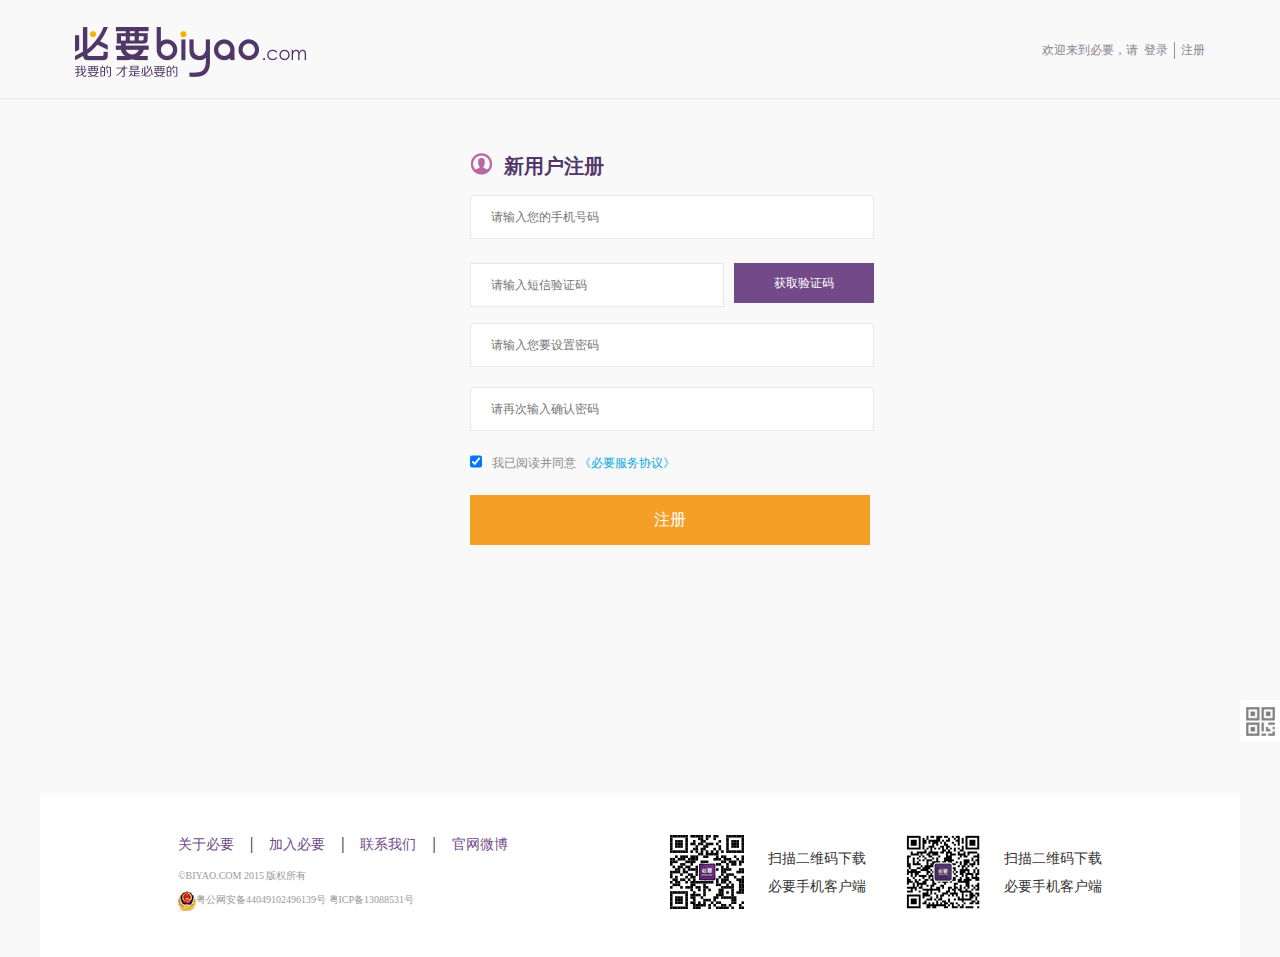
<file: biyaoyuan/html/registered.html>
<!DOCTYPE html>
<html lang="en">
<head>
	<meta charset="UTF-8">
	<title>注册</title>
	<link rel="stylesheet" href="../css/same.css"/>
	<link rel="stylesheet" href="../css/different.css"/>
    <script src="../script/jquery-1.11.3.js"></script>
	<script src="../script/index.js"></script>
	<script src="../script/login.js"></script>
	<script src="../script/register.js"></script>
	<script src="../script/product.js"></script>
	<script src="../script/cookie.js"></script>
	<script src="../script/move2.js"></script> 
</head>
<body id="register_body">
	<!-- header -->
	<div class="login_header">
		<a href="../index.html" class="login_header_logo">
			<img src="../img/logo.png" alt="打不开图片"/>
		</a>
		<ul class="login_header_nav header2">
			<li class="reg_left">欢迎来到必要，请&nbsp; <a href="login.html">登录</a></li>
			<li class="reg_right"><a href="registered.html">注册</a></li>
		</ul>
	</div>
	
	<!-- 注册 -->
	<div id="login">
		<div class="login">
			<div>
				<h2>新用户注册</h2>
				<input type="text" name="tel" placeholder="请输入您的手机号码" />
				<p class="tests">
					<input type="text" placeholder="请输入验证码" />
					<a href="javascript:;" class="login_a" style="margin-left: 5px;">看不清换一张</a>
				</p>
				<p class="test">
					<input type="text" placeholder="请输入短信验证码" />
					<a class="reg_phone" href="javascript:;">
						<span>获取验证码</span>
						<i class="split"></i>
					</a>
				</p>
				<input class="reg_psd" type="password" name="" placeholder="请输入您要设置密码" />
				<input class="reg_same" type="password" name="" placeholder="请再次输入确认密码" />
				<p>
					<input type="checkbox" checked="checked"/>我已阅读并同意
					<span>《必要服务协议》</span>
				</p>
				<a class="register" href="javascript:;">注册</a>
			</div>
		</div>
	</div>
	<!-- footer -->
	<div id="footer">
		<div class="footer">
			<div class="left fl">
				<p><a href="javascript:;">关于必要</a>|<a href="javascript:;">加入必要</a>|<a href="javascript:;">联系我们</a>|<a href="javascript:;">官网微博</a></p>
				<span>&copy;BIYAO.COM 2015 版权所有</span>
				<span><img src="../img/soft.jpg" alt="打不开此图片" title="gongan"/>粤公网安备44049102496139号 粤ICP备13088531号</span>
			</div>
			<div class="right fr">
				<dl class="app fl">
					<dt></dt>
					<dd>
						<p>扫描二维码下载</p>
						<p>必要手机客户端</p>
					</dd>
				</dl>
				<dl class="wx fl">
					<dt></dt>
					<dd>
						<p>扫描二维码下载</p>
						<p>必要手机客户端</p>
					</dd>
				</dl>
			</div>
		</div>
	</div>

	<div id="back">
		<span><img src="../img/ewm1.bmp"/><img src="../img/ewm2.bmp"/></span>
		<p>︿</p>
		<div><img src="../img/b_ewm.bmp"/></div>
	</div>
</body>
</html>
</file>
<file: biyaoyuan/css/same.css>
/* 公共样式 */
body,html{width:100%;height:100%;}
body,html,div,p,dl,li,dd,dt,ol,ul,a,h1,h2,h3,h4,h5,h6{margin:0;padding:0;}
a{text-decoration: none;}
li{list-style: none;}
body{background: #f9f9f9;}
.fl{float: left;}
.fr{float: right;}
.clearfix:after{content:"";height:0;display:block;overflow:hidden;clear:both;visibility:hidden;}

/* 布局 */
/* 楼梯 */
#indexbody #left-suspend ul li a{display: block;font-size:12px;height:37px;line-height:37px;text-align: center;}
#indexbody #left-suspend ul li:hover a{background: #f99}
#indexbody #left-suspend li{width:90px;text-align:center;border-bottom: 1px solid #b1aaaa;color:#503767;}
#indexbody #left-suspend{display:none;z-index:60;position:fixed;left:0px;top:70px;opacity:.6;filter:alpha(opacity=60);}
/* .lou{background: #f99} */

/* 活动 */
.activity{width:22px;padding:10px 0;text-align:center;border:1px solid purple;border-radius: 4px;position:fixed;right:15px;top:50%;background: red;z-index: 99999}
.activity a{font-size:16px;color:#ccc;}
/* 顶部 */
#header{width:100%;height:30px;background: #333333;}
#header .header1{float:left;margin-left:13px;height: 12px;}
#header ul li{color:#cccccc;font-size:12px;float:left;line-height:12px;padding: 0 18px;}
#header ul .tou1{border:none;position: relative;}
#header ul .tou1 span{position:absolute;z-index: 99}
#header ul li a{font-size:12px;height:12px;color:#cccccc;}
#header>ul>li{ float: left;margin: 8px 0;padding: 0 18px;border-right: 1px solid #ccc;}
#header>ul li a:hover{color: white;}
#header .header2{float:right;}
#header>ul .person{border-right: 0;position: relative;}
#header ul .person ul{display: none;position: relative;}
#header ul .person:hover ul{display: block;}
#header ul .person ul i{position: absolute;left: 36px;top: -10px; border-bottom: 8px solid #fff;border-left: 6px solid transparent;border-right: 6px solid transparent;}
#header ul .person ul>li>a:hover{color:#333333;text-decoration: underline;}
#header ul .person ul{ width: 90px;height: 70px; background: #fff;position: absolute;left: -3px; top: 20px;border: 1px solid #999;z-index: 999;text-align: center;}
#header ul .person ul a{line-height: 32px;font-size:12px;color: #8f899c;}
#header ul .person ul a:hover{color:#8c8292;}
.zhuxiao{display: none;}
/* logo */
.logo{width: 100%;height:98px;background: #ffffff;}
.logo img{float:left;margin:24px 0 0 32px;}
.logo ul{float:left;margin:32px 0 0 177px;}
.logo ul li{border-bottom:4px solid #523669;height:43px;line-height:43px;float: left;margin-right:23px;}
.logo ul li a{font-size: 16px;color:#523669;}


/* footer */
#footer{height: 164px;}
.footer{height: 80px; width: 924px;margin: 0 auto;background: #fff;padding: 42px 138px;}
.footer .left p{margin: 0 0 10px -16px;}
.footer .left p a{padding: 0 16px;color: #724a88;font-size:14px;}
.footer .left span{display: block;line-height: 24px; font-size: 10px; color: #999;}
.footer .left span img{vertical-align:middle;}
.footer .app{margin-right:40px;}
.footer .app dt{float:left;width: 74px; height: 74px;background: url(../img/app.jpg);}
.footer .wx dt{float:left;width: 74px; height: 74px;background: url(../img/wx.jpg);}
.footer .right dl p{line-height: 28px; color: #333;font-size:14px;}
.footer .right dl .app_p{color: #724a88;}
.footer .right dl .wx_p{color: #724a88;}
.footer .right dd{float:left;margin: 10px 0 0 24px;}


#back{width: 40px;height: 40px;position: fixed;right: 0;bottom: 160px;background: #fff;z-index: 9999999;}
#back span{width: 40px;height: 40px; display: inline-block;background: #fff;}
#back span:hover{background: #724A88;}
#back p{width: 40px;height: 40px;position: absolute;left: 0;top: 40px;font-size: 30px;background: #fff;text-align: center;display: none;}
#back p:hover{background: #724A88;color: #fff;}
#back div{display: none;box-shadow: 0 0 2px #ccc;position: absolute;left: -140px;top: -40px;}
</file>
<file: biyaoyuan/css/different.css>
/* nav 导航栏*/
#nav{height: 100px;background: #fff; box-shadow: 0 0 6px #dedede;}
.nav{height: 100px; width: 1200px; margin: 0 auto; position: relative;}
.nav h1{width: 232px; float: left;}
.nav h1 a{ display:block;width: 232px; height: 52px; margin: 8px 0;}
.nav h1 img{width: 232px;}
.nav .car a{width: 160px; font-size: 16px; line-height: 38px; display: block; float: right;text-align: right; color: #333; position: relative;top: 14px; padding: 0 10px;}
.nav .car a i{ position:absolute;left: 5px;top: 8px; width: 22px; height: 22px; background: url(../img/car.jpg);}
.nav .car a span{color: red;font-weight: 900; font-size: 20px;}
.nav ul{line-height: 34px; font-size: 14px;}
.nav_top{position: absolute;left: 0;top: 68px; background: #eee; width: 1200px;overflow: hidden}
.nav .nav_top li{float: left;position: relative;}
.nav .nav_top li .all{width: 180px; background: #ddd; color: white;text-align: center;}
.nav .nav_top li a{display:block;line-height: 34px;width: 85px; color: #333;text-align: center;}
.nav .nav_top li a:hover{background: #ddd; color: white;}
.nav .nav_top li ul{position: absolute;width:90px;z-index: 99;background: #fff; display: none;top: 36px;border-radius: 4px;}
.nav .nav_top>li:hover span{width: 30px;height: 4px;background: #523669;position: absolute;bottom: 0;left: 28px;}
.nav .nav_top li ul i{border-bottom: 6px solid #fff;border-left: 6px solid transparent;border-right: 6px solid transparent;position: absolute;top: -6px; left: 44px;}
/* .nav .nav_top li:hover ul{display: block;} */
.nav .nav_lastli img{margin-left:8px;vertical-align: middle}
.app_last{position: absolute;left: 250px;top: 50px;}
.perv{position: absolute;left: 250px;top: 0px;}
.nav .nav_lastli{position: relative;left:750px;}
.nav .perv_li{position: absolute;left: 250px;top: 0px;}
.nav .app_last_li{position: relative;left:-700px;top:50px;}

.dis_li1{position: absolute;}
.dis_ul1{display:none;width: 85px;position: absolute;left:280px;text-align:center;background:#fff; z-index:100;border-radius: 4px;}
.dis_ul1 i{border-bottom: 6px solid #fff;border-left: 6px solid transparent;border-right: 6px solid transparent;position: absolute;top: -6px; left: 44px;}
.dis_ul1 li{padding:5px 0;}
.dis_ul1 li a{color: #333;}
.dis_ul1 li:hover a{color: white;}
.dis_ul1 li:hover{background: #ddd;}


.dis_li2{position: absolute;}
.dis_ul2{display:none;width: 85px;position: absolute;left:365px;text-align:center;background:#fff; z-index:100;border-radius: 4px;}
.dis_ul2 i{border-bottom: 6px solid #fff;border-left: 6px solid transparent;border-right: 6px solid transparent;position: absolute;top: -6px; left: 44px;}
.dis_ul2 li{padding:5px 0;}
.dis_ul2 li a{color: #333;}
.dis_ul2 li:hover a{color: white;}
.dis_ul2 li:hover{background: #ddd;}

.dis_li3{position: absolute;}
.dis_ul3{display:none;width: 85px;position: absolute;left:450px;text-align:center;background:#fff; z-index:100;border-radius: 4px;}
.dis_ul3 i{border-bottom: 6px solid #fff;border-left: 6px solid transparent;border-right: 6px solid transparent;position: absolute;top: -6px; left: 44px;}
.dis_ul3 li{padding:5px 0;}
.dis_ul3 li a{color: #333;}
.dis_ul3 li:hover a{color: white;}
.dis_ul3 li:hover{background: #ddd;}

.dis_li4{position: absolute;}
.dis_ul4{display:none;width: 85px;position: absolute;left:535px;text-align:center;background:#fff; z-index:100;border-radius: 4px;}
.dis_ul4 i{border-bottom: 6px solid #fff;border-left: 6px solid transparent;border-right: 6px solid transparent;position: absolute;top: -6px; left: 44px;}
.dis_ul4 li{padding:5px 0;}
.dis_ul4 li a{color: #333;}
.dis_ul4 li:hover a{color: white;}
.dis_ul4 li:hover{background: #ddd;}

.dis_li5{position: absolute;}
.dis_ul5{display:none;width: 85px;position: absolute;left:620px;text-align:center;background:#fff; z-index:100;border-radius: 4px;}
.dis_ul5 i{border-bottom: 6px solid #fff;border-left: 6px solid transparent;border-right: 6px solid transparent;position: absolute;top: -6px; left: 44px;}
.dis_ul5 li{padding:5px 0;}
.dis_ul5 li a{color: #333;}
.dis_ul5 li:hover a{color: white;}
.dis_ul5 li:hover{background: #ddd;}

.dis_li6{position: absolute;}
.dis_ul6{display:none;width: 85px;position: absolute;left:705px;text-align:center;background:#fff; z-index:100;border-radius: 4px;}
.dis_ul6 i{border-bottom: 6px solid #fff;border-left: 6px solid transparent;border-right: 6px solid transparent;position: absolute;top: -6px; left: 44px;}
.dis_ul6 li{padding:5px 0;}
.dis_ul6 li a{color: #333;}
.dis_ul6 li:hover a{color: white;}
.dis_ul6 li:hover{background: #ddd;}

.dis_li7{position: absolute;}
.dis_ul7{display:none;width: 85px;position: absolute;left:790px;text-align:center;background:#fff; z-index:100;border-radius: 4px;}
.dis_ul7 i{border-bottom: 6px solid #fff;border-left: 6px solid transparent;border-right: 6px solid transparent;position: absolute;top: -6px; left: 44px;}
.dis_ul7 li{padding:5px 0;}
.dis_ul7 li a{color: #333;}
.dis_ul7 li:hover a{color: white;}
.dis_ul7 li:hover{background: #ddd;}

.dis_li8{position: absolute;}
.dis_ul8{display:none;width: 85px;position: absolute;left:875px;text-align:center;background:#fff; z-index:100;border-radius: 4px;}
.dis_ul8 i{border-bottom: 6px solid #fff;border-left: 6px solid transparent;border-right: 6px solid transparent;position: absolute;top: -6px; left: 44px;}
.dis_ul8 li{padding:5px 0;}
.dis_ul8 li a{color: #333;}
.dis_ul8 li:hover a{color: white;}
.dis_ul8 li:hover{background: #ddd;}

.dis_li9{position: absolute;}
.dis_ul9{display:none;width: 85px;position: absolute;left:960px;text-align:center;background:#fff; z-index:100;border-radius: 4px;}
.dis_ul9 i{border-bottom: 6px solid #fff;border-left: 6px solid transparent;border-right: 6px solid transparent;position: absolute;top: -6px; left: 44px;}
.dis_ul9 li{padding:5px 0;}
.dis_ul9 li a{color: #333;}
.dis_ul9 li:hover a{color: white;}
.dis_ul9 li:hover{background: #ddd;}

.app_li1{position: absolute;}
.app_ul1{display:none;width: 85px;position: absolute;left:280px;text-align:center;background:#fff; z-index:100;border-radius: 4px;}
.app_ul1 i{border-bottom: 6px solid #fff;border-left: 6px solid transparent;border-right: 6px solid transparent;position: absolute;top: -6px; left: 44px;}
.app_ul1 li{padding:5px 0;}
.app_ul1 li a{color: #333;}
.app_ul1 li:hover a{color: white;}
.app_ul1 li:hover{background: #ddd;}

.app_li2{position: absolute;}
.app_ul2{display:none;width: 85px;position: absolute;left:365px;text-align:center;background:#fff; z-index:100;border-radius: 4px;}
.app_ul2 i{border-bottom: 6px solid #fff;border-left: 6px solid transparent;border-right: 6px solid transparent;position: absolute;top: -6px; left: 44px;}
.app_ul2 li{padding:5px 0;}
.app_ul2 li a{color: #333;}
.app_ul2 li:hover a{color: white;}
.app_ul2 li:hover{background: #ddd;}

.app_li3{position: absolute;}
.app_ul3{display:none;width: 85px;position: absolute;left:450px;text-align:center;background:#fff; z-index:100;border-radius: 4px;}
.app_ul3 i{border-bottom: 6px solid #fff;border-left: 6px solid transparent;border-right: 6px solid transparent;position: absolute;top: -6px; left: 44px;}
.app_ul3 li{padding:5px 0;}
.app_ul3 li a{color: #333;}
.app_ul3 li:hover a{color: white;}
.app_ul3 li:hover{background: #ddd;}




/* banner 轮播图*/
#banner{height: 410px;}
.banner{height: 410px;width: 1200px; margin: 0 auto; position: relative;}

.banner .nav_left{width: 180px; height:339px; background: #fff;position: absolute;left: 0;top: 0;z-index: 99;display: block;}
.banner .nav_left li>a{display: block; text-align: left; color: #ccc; width: 160px; line-height: 34px;padding-left:20px;}						/*导航图片*/	
.banner .nav_left li>a:hover{background: #eee; color: #666;}
.banner .nav_left .details{width: 280px;height: 300px;background: #fff;opacity: 0.9;position: absolute;left: 160px;top: 10px;color: #999; display: none;z-index: -9; padding: 10px 20px;}
.banner .nav_left .details h3{font-weight:900;color: #333; line-height: 24px;}
.banner .nav_left .details a{display: inline; padding: 0 6px;color: #666;line-height: 16px;}
.banner .nav_left .details a:hover{background: none;color: red;}

/*轮播*/
.banner .banner_main{position: absolute;right: 0;width: 1020px; height: 340px;}
.banner_main .ban_img img{width: 1020px;height: 340px;position: absolute;display: none;}
.banner_main .ban_img .frist{z-index: 1;}
.banner_main .ban_nav{position:relative;text-align: center; margin: 310px 440px 0; z-index: 99;}
.banner_main .ban_nav a{float: left; width: 12px;height: 12px; border-radius: 10px;border:2px solid white; opacity:0.7;margin: 0 3px;}
.banner_main .ban_nav .frist{color:#523669;} 
.banner .ban_bottom{position: absolute;top: 340px; height: 70px;width: 1200px; box-shadow: 0 0 6px #dedede;}
.banner .ban_bottom li{width: 25%; height: 70px;background: #fff; line-height: 70px;text-align: center; font-size: 18px; float: left;color: #666;}
.banner .ban_bottom i{display: inline-block;line-height: 70px;height: 70px;}
.banner .ban_bottom i img{vertical-align: middle}
				/* news 手风琴 */
#news{height: 400px;margin-top: 60px;margin-bottom: 36px;}
.news{height: 400px;width: 1190px;margin: 0 auto;}
.news a{float: left;width: 115px; margin: 0 auto;height: 400px; overflow: hidden;}
.news a img{width:600px;height: 400px;}
.news .frist{width: 600px;margin-left:0;}

				/* 更多文章 */
.new{width:1200px;margin:0 auto;}
.new a{display: block;cursor:pointer;height: 54px;line-height: 54px;font-size: 16px;color:#808080;text-align: right;}
.new .new_wen{overflow: hidden;background: #fff;}
.new .new_wen .new_img{position: relative;float: left;width: 320px;height: 260px;margin-right:80px;}
.new .new_wen .new_img img{width: 100%;height: 100%;vertical-align: middle;border:0;}
.new .new_wen p{margin-top:20px;}
.new .new_wen p a{display: inline-block;margin: 40px 0;line-height: 30px;font-size: 24px; font-weight: 900;color: #333;overflow: hidden;text-overflow: ellipsis;white-space: nowrap;cursor: pointer;outline: none;}
.new .new_wen p span{float: right; margin-top: 50px;margin-right: 10px;font-style: normal;font-weight: normal; font-size: 12px;}
.new .new_wen p span strong{margin-right: 20px;font-size: 16px;color: #808080;font-style: normal;}
.new .new_wen div{margin-right:20px;text-indent:33px;font-size:16px;color:#808080;}
.new .new_wen div a{margin-left:10px;font-size:16px;color:#523669;}

				/* category 分类 */
#category{ min-height:470px; height:auto!important; height:470px; }
.category{width: 1200px; margin: 0 auto; min-height:470px; height:auto!important; height:470px; overflow: hidden;}
.goods a{position: relative;}
.goods a img{position: absolute;left: 0;right: 0;top: 0;bottom: 0;margin: auto;}
.category>div{width: 1220px; min-height:470px; height:auto!important; height:470px;}
.head{height: 98px; text-align: center; float: left;width: 1200px;position: relative;}
.head h2{line-height: 30px;font-size: 30px; margin: 8px 0 20px; color: #333;}
.head p{font-size: 16px; color: #808080;}
.head a{position: absolute;top: 56px;right: 0; font-size: 16px; color: #808080;}
.head a:hover{text-decoration: underline;}
.goods dl{height: 340px;width: 285px;margin-right: 20px;  text-align: center; float: left; margin-bottom: 36px;position: relative;}
.goods dl>a{float: left;width: 285px; height: 285px; background: white;overflow: hidden;}
.goods dl dt{float: left; width: 285px; font-size: 14px; color: #333; margin: 18px 0 6px;}
.goods dl dd{color: #f33;}
.line{position: absolute;left: -285px;top: 0; display: none;}
#category-scroll{min-height:48px; height:auto!important; height:48px;}
.category-scroll .head h2{border-radius: 5px; color:#fff;font-size:17px;background: #ccc;width:240px;height:48px;line-height:48px;margin:0 auto;}

/*retract*/
#indexbody .retract,#listbody .retract,#product_body .retract,#by_car .retract{height: 60px;position: fixed;top: 0;left:0;right:0;z-index: 999;background: #fff;}
.retract{height: 60px;position: fixed;left:34px;top:-38px;z-index: 200;background: #fff;}
.retract .nav{height: 60px;margin-top: 4px;}
.retract .nav h1 a{margin: 0;bottom: 0;}
.retract .nav .car a{top: 6px;}
.retract .nav .nav_top{background: none;left: 250px;top: 0;/* overflow:visible; */}
.retract .nav .nav_top li{position: relative;text-align:center;}
.retract .nav .nav_top a{line-height: 52px;width: 70px;font-size: 16px;}
.retract .nav .nav_top a:hover{background: none;color: #333;}
.retract .nav .nav_top li ul{width:70px;position: absolute;background: #fff; top: 55px;left:0;border-radius: 4px;box-shadow: 0 4px 4px #ccc;z-index: 999;}
.retract .nav .nav_top li:hover span{height:4px;left: 15px;width: 36px;}
.retract .nav .nav_top li ul li a:hover{background: #dedede;}
.retract .app_last{ position: absolute;left: 70px;top: 50px;}
.retract .perv{position: absolute;left: 70px;top: 0px;}
.retract .perv_li{position: absolute;left: 70px;top: 0px;}
.retract .nav_top li:hover ul{display: block;} 
/* .nav .nav_top li ul i{border-bottom: 6px solid #fff;border-left: 6px solid transparent;border-right: 6px solid transparent;position: absolute;top: -6px; left: 44px;z-index:9999;}
 */
.retract .nav_lastli{position: relative;left:635px;}
.retract .app_last_li{ position: absolute;left: 70px;top: 50px;}

/* login与register的头部 */
.login_header{height:98px;background: #F9F9F9;border-bottom:1px solid #eae4e8;}
.login_header .login_header_logo{float: left;height: 98px;}
.login_header .login_header_logo img{margin:27px 0 0 75px;}
.login_header .login_header_nav{height:98px;margin-right:75px;float: right;}
.login_header .login_header_nav li{color:#8c8292;font-size:12px;float: left;margin-top:42px;}
.login_header .login_header_nav .reg_left{padding-right:6px;}
.login_header .login_header_nav .reg_right{padding-left:6px;border-left:1px solid #a782ab; }
.login_header .login_header_nav li a{color:#8c8292;font-size:12px;}


/*---login---*/
#login_body h1{margin-top: 18px;}
#nav{height: 98px;}
.nav div{float: right;line-height: 98px; color: #999;}
.nav div a{color: #999;}
.nav div a:hover{color: red;}
.login{height: 640px;width: 1200px; margin: 0 auto;}
.login div{height: 100%; margin: 54px 0 0 430px;}
.login div h2{font-size: 20px;background: url(../img/login/login.jpg) no-repeat; padding-left: 34px;height: 22px;color: #523669;}
.login div input{ float:left;line-height: 40px;width: 380px;color: #999;font-size: 12px;border: 1px solid #e8e8e8;margin-top: 20px;padding-left: 20px;}
.login div p {font-size:12px;color:#8a8a8a;margin: 24px 0 28px;height: 12px;width: 100%; float: left;}
.login div p input{float: left;width: 12px;margin: 0 10px 0 0;}
.login div p a{margin-left:255px;color: #07a6df;}
.login div>a{line-height: 50px; background: #f49f26;color: #fff;float: left;width: 400px;text-align: center;margin-bottom: 40px;}
.login div .log{line-height: 30px;color: #999;}
.login div .log span{font-size:15px;color:#666666;float: left;}
.login div .log a{ float:left;width: 98px;background: url(../img/login/line.jpg);border: 1px solid #CCC;margin-left: 10px;color: #666668;font-size:14px;font-weight:900;}
.login div .log a i{float: left; margin: 5px;width: 23px;height: 19px;background: url(../img/login/wx.jpg);}
.login div .log a em{ float: left; margin: 6px;width: 17px;height: 18px;background: url(../img/login/qq.jpg);}
.login div .test .reg_phone{margin-left:0;}


/*---register---*/
#register_body h1{margin-top: 18px;}
.login .tests{display: none;position: relative;}
.login .tests input{width:200px;margin-right: 20px;float: left;}
.login .tests img{position: relative;left: 0;top: 0; float: left;margin-right: 20px;display: block;}
.login .tests a{float: left;width: 40px;line-height:16px;margin-top:4px;color: #999;text-decoration: underline;}
.login .tests .note{margin-top: 14px;}
.login .test{float: left;}
.login .test input{width: 230px;}
.login .test .reg_phone span{color: #fff;}
.login .test .split{width: 140px;height: 40px;position: absolute;left:-16px;top:-34px;display: none;}
.login .test a{width: 140px;line-height: 40px;background: #724a88;color: #fff;float: left;text-align: center;position: relative;}
.login p span{color: #07a6df;}
.login>div i{ float:left;color:#f49f26;margin:34px 0 0 16px;font-style: normal;font-size:12px;}
.login>div .tel_del{margin-top: 14px;}

/*--- list 列表 ---*/
.list_logo{height:98px;}
.list_logo img{float:left;margin:24px 0 0 32px;}
.list_logo ul{float: left;margin:46px 0 0 178px;}
.list_logo ul li{float: left;margin-right:46px;}
.list_logo ul li a{color:#333333;}
.list_logo ul li a:hover{color:#523669;border-bottom: 4px solid #523669;padding-bottom:14px;}

#list_nav{height: 50px; margin: 20px 0;}
.list_nav{height: 50px;width: 1200px;margin: 0 auto;background: #fff;}
.list_nav ul{line-height: 50px;font-size: 16px;}
.list_nav ul p{margin-left: 20px; float: left;color: #808080;}
.list_nav ul li a{margin: 0 18px; float: left;color: #999;}

#list_1{ min-height:470px; height:auto!important; height:470px; }
#list_1>div{width: 1200px; margin: 0 auto; min-height:470px; height:auto!important; height:470px; overflow: hidden;}				
#list_1>div .goods{width: 1220px; min-height:470px; height:auto!important; height:470px;}


/* product */
#product_body{background: #fff;}
#nav{height: 100px;}
#product_body .retract{height: 60px;}
#product{min-height: 970px;height:auto!important; height:970px;}
.product{width:1200px;margin:0 auto;min-height: 970px;height:auto!important; height:970px;color: #333;}
.product .pro_top{height: 52px;padding-top: 18px;}
.product .pro_top a{color: #333;font-size:12px;}
.product .pro_top em{padding-right: 20px;font-style: normal;font-size:12px;}
.pro_top span{font-size:12px;background: url(../img/product/shang.png) no-repeat;line-height: 18px;padding: 0 20px 0 22px;}
.pro_top i{font-size:12px;background: url(../img/product/tel.png) no-repeat;font-style:normal;padding: 0 20px 0 22px;line-height: 18px;}
.pro_top .lx{display: inline; line-height: 20px;border: 1px solid #ccc;background: url(../img/product/pho.png) no-repeat 6px 6px; padding: 4px 14px 6px 28px; border-radius: 6px;}

.pro_main .pro_left{width: 698px;height: 582px;float: left;position: relative;}
.pro_main .pro_left .big{width: 580px;height: 580px;border: 1px solid #ccc; float: left;position: relative;}
.pro_main .pro_left .big img{width: 580px;position: absolute;left: 0;top: 0;}
.pro_left .b_big{ width:500px;height: 500px; position: absolute;left: 600px;top: 40px;overflow: hidden;z-index: 9;display: none;box-shadow: 0 0 4px #ccc;}
.pro_left .b_big img{position:absolute;width: 1400px;display: none;}
.pro_left #mark{position: absolute;left: 1px; top: 1px; width: 580px;height: 580px;}
.pro_left #box{position:absolute;width: 200px;height: 200px;background: #000;opacity: .1;}


.pro_main .pro_left .small{width: 116px; height: 582px; float: right;overflow: hidden;}
.pro_main .pro_left .small a{display: inline-block; width: 100px;height: 100px;border: 1px solid #ccc;margin: 0 0 16px 14px;}
.pro_main .pro_left .small a img{width: 100px;}
.pro_main .pro_img{/* float: left; */margin-top: 58px;}
.pro_main .pro_right{width: 466px;height: 582px;float: right;}
.pro_main .pro_right h3{line-height: 30px;font-size: 20px;}
.pro_right>p{line-height: 46px;color: #ccc;}
.pro_right .first_p{border-bottom:1px solid #CCCCCC;}
.pro_right .line{height: 1px;background: #ccc;}
.pro_right div p{line-height: 56px; position: relative;}
.pro_right div p em{font-size: 14px; color: #f85453;margin: 0 40px;font-style:normal;}
.pro_right div p em span{font-size: 20px;}
.pro_right div a{color: #333;font-size:12px;}
.pro_right div .l{border: 1px solid #b768a5; background: url(../img/product/xz.png) no-repeat right top;}
.pro_right div p>a{font-size:14px;line-height: 34px; padding: 8px 20px;border: 1px solid #ccc;margin-right: 16px;}
.pro_right div p .images1{margin-left: 40px;display:inline-block;width:50px;height:50px;padding:1px;}
.pro_right div .images1 img{display:inline-block;padding:0 10px;width:25px;height:50px;}
.pro_right div p .images2{display:inline-block;width:50px;height:50px;padding:1px;}
.pro_right div .images2 img{display:inline-block;padding:0 10px;width:25px;height:50px;}
.pro_right div p .images3{display:inline-block;width:50px;height:50px;padding:1px;}
.pro_right div .images3 img{display:inline-block;padding:0 10px;width:25px;height:50px;}
.pro_right div p .images4{display:inline-block;width:50px;height:50px;padding:1px;}
.pro_right div .images4 img{display:inline-block;padding:0 10px;width:25px;height:50px;}
.pro_right div p .mar_r{margin-left: 40px;}

.pro_right div>a{margin-left: 70px;line-height: 40px;}
.pro_right div p>span{display: inline-block; width: 78px;line-height: 28px;border: 1px solid #b3b3b3; margin-left: 40px;text-align: center;}
.pro_right div p span a{display: inline-block; width: 23px;height: 28px;}
.pro_right div p span .cut{border-right: 1px solid #e8e8e8; float: left;background: none}
.pro_right div p span .add{border-left: 1px solid #e8e8e8;float: right;}
.pro_right div .addcar{display: inline-block; width: 174px;line-height: 40px;background: #f39f25;color: #fff;}
.pro_right div .addcar b{float:left; margin: 12px 6px 0 40px;background: url(../img/product/procar.png)no-repeat ;width: 20px;height: 16px;}
.pro_right p i{padding: 0 10px 0 16px;font-style:normal; color: #666; background: url(../img/product/yes.png) no-repeat;}

.pro_main .pro_img{margin-top: 58px;display: block;}
.pro_main .pro_img .top{margin-bottom: 40px;color: #ccc;}
.pro_main .pro_img .top a{padding: 6px 38px;color: #333;position: relative;}
.pro_main .pro_img .top .aa{border-bottom:2px solid #523669;}
.pro_main .pro_img .top p{background: #e8e8e8;height: 2px;margin-top: 10px;}
.pro_main .pro_img .top a i{background: #523669;width:124px;height: 2px;position: absolute;left: 0;bottom: -3px;display: none;}
.pro_main .pro_img .top a .line{display: block;}
.pro_main .pro_img .pro{width:800px;margin:0 auto;}
.pro_main .pro_img .pro dl{width:800px;line-height:32px;border-bottom:2px dotted #cecece;font-size:16px;color:#333;}
.pro_main .pro_img .pro dl dt{display:inline-block;width:160px;font-size:16px;color:#666;vertical-align: top;}
.pro_main .pro_img .pro dl dd{display:inline-block;width:630px;font-size:16px;color:#333;}
.pro_main .pro_img .pdu{width:800px;margin:0 auto;}
.pro_main .pro_img .pdu p{height:50px;line-height:50px;text-align:center;font-size:18px;color:#333;}
.pro_main .pro_img .pdu img{width:800px;height:320px;}
.pro_main .pro_img .question{width:800px;margin:0 auto;}
.pro_main .pro_img .question span{display:block;height:40px;margin-bottom: 20px;line-height: 40px;border:2px solid #c9c9c9;text-align:center;font-size: 16px;color:#333;}
.pro_main .pro_img .question div{margin-bottom: 40px;}
.pro_main .pro_img .question div p{min-height:30px;line-height:30px;font-size:16px;color:#666;}

.pro_main .pro_img .est{display:none;width:1200px;margin:0 auto;}
.pro_main .pro_img .est .satis{background: #f5f5f5;border:1px solid #e8e8e8;height:50px;line-height:50px;}
.pro_main .pro_img .est .satis .goods_sta{font-size:16px;color:#666;display:inline-block;vertical-align: middle;margin-left: 15px;}
.pro_main .pro_img .est .satis .grade_mark{display:inline-block;vertical-align: middle;margin-left: 35px;font-size:12px;}
.pro_main .pro_img .est .satis .grade_mark .grade_sta{font-size:16px;color:#f49f26;display:inline-block;vertical-align: middle;}
.pro_main .pro_img .est .satis .grade_mark .mark_sta{font-size: 16px;color:#666;display: inline-block;vertical-align: middle;}
.pro_main .pro_img .est .satis .evaluate{font-size:16px;color:#999;margin-left:40px;}
.pro_main .pro_img .est .satis .evaluate .eval{font-size:16px;color:#999;}
.pro_main .pro_img .est .evaluateuser{margin-top:18px;}
.pro_main .pro_img .est .evaluateuser .eval_user{position:relative;border-bottom:1px solid #ccc;min-height:100px;}
.pro_main .pro_img .est .eval_user .eval_img{width:130px;position: absolute;left: 0;top:0;margin-top:20px;}
.pro_main .pro_img .est .eval_user .eval_img img{width:100px;height:100px;border:1px solid #E2E2E2;vertical-align: middle;}
.pro_main .pro_img .est .eval_user .eval_content{padding-bottom:10px;margin-left:130px;font-size:12px;}
.pro_main .pro_img .est .eval_user .eval_content .eval_cont{padding-bottom: 15px;color:#666;position: relative;font-size: 12px;}
.pro_main .pro_img .est .eval_user .eval_content .eval_span{display:inline-block;vertical-align: middle;margin-right:20px;}
.pro_main .pro_img .est .eval_user .eval_content .eval_ul{display: inline-block;font-size:12px;}
.pro_main .pro_img .est .eval_user .eval_content .eval_li{display:inline-block;margin-right:45px;line-height:24px;cursor:pointer;font-size:12px;}
.pro_main .pro_img .est .eval_user .eval_content i{background: url(../img/product/hp.jpg) no-repeat;display:inline-block;width:24px;height:24px;margin-right:8px;vertical-align: bottom;}
.pro_main .pro_img .est .eval_user .eval_content span{color:#783f8c;font-size:14px;}
.pro_main .pro_img .est .eval_content .eval_tab{font-size:12px;}
.pro_main .pro_img .est .eval_content .eval_tab tbody{display:table-row-group;vertical-align: middle;}
.pro_main .pro_img .est .eval_content tbody tr{display:table-row;}
.pro_main .pro_img .est .eval_content tbody tr td{vertical-align: middle;line-height: 21px;}
.pro_main .pro_img .est .eval_content tbody .eval_td{vertical-align: top;line-height:21px;color:#666;}
.pro_main .pro_img .est .eval_content tbody div{margin-top:10px;font-size:12px;}
.pro_main .pro_img .est .eval_content tbody .td_span{color:#999;display: inline-block;vertical-align: middle;margin-right:40px;font-size:12px;}
</file>
<file: waimai/css/index.css>
html,body{
	height: 100%;
}

.select{
	width: 100%;
	height: 100%;
	background: purple;
	text-align:center;
	border-bottom:1px solid #e0e0e0;
	box-sizing:border-box;
	display:none;
}

.select a{
	font-size: 40px;
	color:white;
	font-weight:bold;
	line-height:200px;
	text-decoration: none;
}
</file>
<file: biyaoyuan/css/active.css>
#active_body{width:100%;background:#F4ABD7;}

/* 倒计时 */
.daojishi{border-bottom:solid 1px #ccc;width:1200px;margin:0 auto;}
h1 {float:left;font-family:"微软雅黑";font-size:20px;margin:30px 0;padding-bottom:20px;letter-spacing:2px;}
.time-item{float:left;margin-top:20px;}
.time-item strong {background:#C71C60;color:#fff;line-height:49px;font-size:36px;font-family:Arial;padding:0 10px;margin-right:10px;border-radius:5px;box-shadow:1px 1px 3px rgba(0,0,0,0.2)；}
#day_show {float:left;line-height:49px;color:#c71c60;font-size:32px;margin:0 10px;font-family:Arial,Helvetica,sans-serif;}
.item-title .unit {background:none;line-height:49px;font-size:24px;padding:0 10px;float:left;}

/* nav 导航栏*/
#nav{height: 100px;background: #fff; box-shadow: 0 0 6px #dedede;}
.nav{height: 100px; width: 1200px; margin: 0 auto; position: relative;}
.nav h1{width: 232px; float: left;}
.nav h1 a{ display:block;width: 232px; height: 52px; margin-top:-20px;}
.nav h1 img{width: 232px;}
.nav .car a{width: 160px; font-size: 16px; line-height: 38px; display: block; float: right;text-align: right; color: #333; position: relative;top: 14px; padding: 0 10px;}
.nav .car a i{ position:absolute;left: 5px;top: 8px; width: 22px; height: 22px; background: url(../img/car.jpg);}
.nav .car a span{color: red;font-weight: 900; font-size: 20px;}
.nav ul{line-height: 34px; font-size: 14px;}
.nav_top{position: absolute;left: 0;top: 68px; background: #eee; width: 1200px;overflow: hidden}
.nav .nav_top li{float: left;position: relative;}
.nav .nav_top li .all{width: 180px; background: #ddd; color: white;text-align: center;}
.nav .nav_top li a{display:block;line-height: 34px;width: 85px; color: #333;text-align: center;}
.nav .nav_top li a:hover{background: #ddd; color: white;}
.nav .nav_top li ul{position: absolute;width:90px;z-index: 99;background: #fff; display: none;top: 36px;border-radius: 4px;}
.nav .nav_top>li:hover span{width: 30px;height: 4px;background: #523669;position: absolute;bottom: 0;left: 28px;}
.nav .nav_top li ul i{border-bottom: 6px solid #fff;border-left: 6px solid transparent;border-right: 6px solid transparent;position: absolute;top: -6px; left: 44px;}
/* .nav .nav_top li:hover ul{display: block;} */
.nav .nav_lastli img{margin-left:8px;vertical-align: middle}
.app_last{position: absolute;left: 250px;top: 50px;}
.perv{position: absolute;left: 250px;top: 0px;}
.nav .nav_lastli{position: relative;left:505px;}
.nav .perv_li{position: absolute;left: 250px;top: 0px;}
.nav .app_last_li{position: relative;left:0px;top:50px;}

/* 轮播图 */
#active_body .banner{width:1200px;height:400px;margin:20px auto 0;position:relative;overflow:hidden;}
#active_body .banner .wrap{width:8400px;height:400px;}
#active_body .banner .wrap img{float:left;width: 1200px;height:400px;}
/* img{display: none} */
#active_body .banner .banl{position: absolute;top:200px;left:30px;width:30px;height:50px;background:white;line-height:50px;text-align:center;color:#ccc;opacity:.6;filter:alpha(opacity=60);}
#active_body .banner .banr{position: absolute;top:200px;right:30px;width:30px;height:50px;background:white;line-height:50px;text-align:center;color:#ccc;opacity:.6;filter:alpha(opacity=60);}
/* 活动页面list */
/*--- list 列表 ---*/
.active_list .act_list{min-height:470px; height:auto!important; height:470px; width:1200px;margin:40px auto;}
.active_list .act_list>div .act_goods{width: 1200px; min-height:470px; height:auto!important; height:470px;}
.active_list .act_list .act_head{width:1200px;height:75px;margin:0 auto;}
.active_list .act_list .act_goods dl{float:left;width:285px;height:340px;margin-right:15px;margin-bottom: 36px;}
.active_list .act_list .act_goods dl a{width: 285px;height: 285px;background: white;overflow: hidden;}
.active_list .act_list .act_goods dl a img{display:block;width:285px;height:285;}
.active_list .act_list .act_goods dl dt{width: 285px;font-size: 14px;color: #333;margin: 18px 0 6px;text-align:center;}
.active_list .act_list .act_goods dl dd{color: #f33;text-align:center;}
.active_list .act_list .act_head h2{text-align:center;line-height: 30px;color: #333;}
.active_list .act_list .act_head p{text-align:center;font-size: 16px;color: #808080;}
.active_list .act_list .act_head a{margin-left:1100px;text-decoration: underline;color: #808080;font-size: 16px;}

#Pagination{margin-left:500px;}
.pagination a {text-decoration: none;border: 2px solid #AAE;border-radius: 4px;color: #15B;background:#fff;}
.pagination a, .pagination span {display: inline-block;padding: 0.1em 0.4em;margin-right: 5px;margin-bottom: 5px;}
.pagination .current {background: #26B;color: #fff;border: 1px solid #AAE;}
.pagination .current.prev, .pagination .current.next{color:#999;border-color:#999;background:#fff}




/* list2 */
.act_list2 .act_pro{height: 52px;padding-top: 18px;width:1200px;margin:0 auto;}
.act_list2 .act_pro a{color: #333;font-size:12px;}
.act_list2 .act_pro em{padding-right: 20px;font-style: normal;font-size:12px;}
.act_pro span{font-size:12px;background: url(../img/product/shang.png) no-repeat;line-height: 18px;padding: 0 20px 0 22px;}
.act_pro i{font-size:12px;background: url(../img/product/tel.png) no-repeat;font-style:normal;padding: 0 20px 0 22px;line-height: 18px;}
.act_pro .lx{display: inline; line-height: 20px;border: 1px solid #ccc;background: url(../img/product/pho.png) no-repeat 6px 6px; padding: 4px 14px 6px 28px; border-radius: 6px;}


.active_list2 .act_goods2{margin:30px auto;width: 1200px;}
.active_list2 .act_list2 .act_goods2 dl{width:285px;margin-right:15px;margin-bottom: 36px;}
.active_list2 .act_list2 .act_goods2 dl a{width: 285px;background: white;overflow: hidden;}
.active_list2 .act_list2 .act_goods2 dl a img{display:block;height:285;}
.active_list2 .act_list2 .act_goods2 dl dt{width: 285px;font-size: 14px;color: #333;margin: 18px 0 6px;text-align:center;}
.active_list2 .act_list2 .act_goods2 dl dd{color: #f33;text-align:center;}


.pro_left{width: 698px;height: 582px;float: left;position: relative;}
.pro_left .big{width: 580px;height: 580px;border: 1px solid #ccc; float: left;position: relative;}
.pro_left .big img{width: 580px;position: absolute;left: 0;top: 0;}
.pro_left .b_big{ width:500px;height: 500px; position: absolute;left: 600px;top: 40px;overflow: hidden;z-index: 9;display: none;box-shadow: 0 0 4px #ccc;}
.pro_left .b_big img{position:absolute;width: 1400px;display: none;}
.pro_left #mark{position: absolute;left: 1px; top: 1px; width: 580px;height: 580px;}
.pro_left #box{position:absolute;width: 200px;height: 200px;background: #000;opacity: .1;}


.pro_left .small{width: 116px; height: 582px; float: right;overflow: hidden;}
.pro_left .small a{display: inline-block; width: 100px;height: 100px;border: 1px solid #ccc;margin: 0 0 16px 14px;}
.pro_left .small a img{width: 100px;}
.pro_img{/* float: left; */margin-top: 58px;}
.pro_right{width: 466px;height: 582px;float: right;}
.pro_right h3{line-height: 30px;font-size: 20px;}
.pro_right>p{line-height: 46px;color: #ccc;}
.pro_right .first_p{border-bottom:1px solid #CCCCCC;}
.pro_right .line{height: 1px;background: #ccc;}
.pro_right div p{line-height: 56px; position: relative;}
.pro_right div p em{font-size: 14px; color: #f85453;margin: 0 40px;font-style:normal;}
.pro_right div p em span{font-size: 20px;}
.pro_right div a{color: #333;font-size:12px;}
.pro_right div .l{border: 1px solid #b768a5; background: url(../img/product/xz.png) no-repeat right top;}
.pro_right div p>a{font-size:14px;line-height: 34px; padding: 8px 20px;border: 1px solid #ccc;margin-right: 16px;}
.pro_right div p .images1{margin-left: 40px;display:inline-block;width:50px;height:50px;padding:1px;}
.pro_right div .images1 img{display:inline-block;padding:0 10px;width:25px;height:50px;}
.pro_right div p .images2{display:inline-block;width:50px;height:50px;padding:1px;}
.pro_right div .images2 img{display:inline-block;padding:0 10px;width:25px;height:50px;}
.pro_right div p .images3{display:inline-block;width:50px;height:50px;padding:1px;}
.pro_right div .images3 img{display:inline-block;padding:0 10px;width:25px;height:50px;}
.pro_right div p .images4{display:inline-block;width:50px;height:50px;padding:1px;}
.pro_right div .images4 img{display:inline-block;padding:0 10px;width:25px;height:50px;}
.pro_right div p .mar_r{margin-left: 40px;}

.pro_right div>a{margin-left: 70px;line-height: 40px;}
.pro_right div p>span{display: inline-block; width: 78px;line-height: 28px;border: 1px solid #b3b3b3; margin-left: 40px;text-align: center;}
.pro_right div p span a{display: inline-block; width: 23px;height: 28px;}
.pro_right div p span .cut{border-right: 1px solid #e8e8e8; float: left;background: none}
.pro_right div p span .add{border-left: 1px solid #e8e8e8;float: right;}
.pro_right div .addcar{display: inline-block; width: 174px;line-height: 40px;background: #f39f25;color: #fff;}
.pro_right div .addcar b{float:left; margin: 12px 6px 0 40px;background: url(../img/product/procar.png)no-repeat ;width: 20px;height: 16px;}
.pro_right p i{padding: 0 10px 0 16px;font-style:normal; color: #666; background: url(../img/product/yes.png) no-repeat;}

.pro_img{margin-top: 58px;display: block;}
.pro_img .top{margin-bottom: 40px;color: #ccc;width:1200px;margin:0 auto;}
.pro_img .top a{padding: 6px 38px;color: #333;position: relative;}
.pro_img .top .aa{border-bottom:2px solid #523669;}
.pro_img .top p{background: #e8e8e8;height: 2px;margin-top: 10px;}
.pro_img .top a i{background: #523669;width:124px;height: 2px;position: absolute;left: 0;bottom: -3px;display: none;}
.pro_img .top a .line{display: block;}
.pro_img .pro{width:800px;margin:30px auto 20px;}
.pro_img .pro dl{width:800px;line-height:32px;border-bottom:2px dotted #cecece;font-size:16px;color:#333;}
.pro_img .pro dl dt{display:inline-block;width:160px;font-size:16px;color:#666;vertical-align: top;}
.pro_img .pro dl dd{display:inline-block;width:630px;font-size:16px;color:#333;}
.pro_img .pdu{width:800px;margin:0 auto;}
.pro_img .pdu p{height:50px;line-height:50px;text-align:center;font-size:18px;color:#333;}
.pro_img .pdu img{width:800px;height:320px;}
.pro_img .question{width:800px;margin:0 auto;}
.pro_img .question span{display:block;height:40px;margin-bottom: 20px;line-height: 40px;border:2px solid #c9c9c9;text-align:center;font-size: 16px;color:#333;}
.pro_img .question div{margin-bottom: 40px;}
.pro_img .question div p{min-height:30px;line-height:30px;font-size:16px;color:#666;}

.pro_img .est{display:none;width:1200px;margin:0 auto;}
.pro_img .est .satis{background: #f5f5f5;border:1px solid #e8e8e8;height:50px;line-height:50px;}
.pro_img .est .satis .goods_sta{font-size:16px;color:#666;display:inline-block;vertical-align: middle;margin-left: 15px;}
.pro_img .est .satis .grade_mark{display:inline-block;vertical-align: middle;margin-left: 35px;font-size:12px;}
.pro_img .est .satis .grade_mark .grade_sta{font-size:16px;color:#f49f26;display:inline-block;vertical-align: middle;}
.pro_img .est .satis .grade_mark .mark_sta{font-size: 16px;color:#666;display: inline-block;vertical-align: middle;}
.pro_img .est .satis .evaluate{font-size:16px;color:#999;margin-left:40px;}
.pro_img .est .satis .evaluate .eval{font-size:16px;color:#999;}
.pro_img .est .evaluateuser{margin-top:18px;}
.pro_img .est .evaluateuser .eval_user{position:relative;border-bottom:1px solid #ccc;min-height:100px;}
.pro_img .est .eval_user .eval_img{width:130px;position: absolute;left: 0;top:0;margin-top:20px;}
.pro_img .est .eval_user .eval_img img{width:100px;height:100px;border:1px solid #E2E2E2;vertical-align: middle;}
.pro_img .est .eval_user .eval_content{padding-bottom:10px;margin-left:130px;font-size:12px;}
.pro_img .est .eval_user .eval_content .eval_cont{padding-bottom: 15px;color:#666;position: relative;font-size: 12px;}
.pro_img .est .eval_user .eval_content .eval_span{display:inline-block;vertical-align: middle;margin-right:20px;}
.pro_img .est .eval_user .eval_content .eval_ul{display: inline-block;font-size:12px;}
.pro_img .est .eval_user .eval_content .eval_li{display:inline-block;margin-right:45px;line-height:24px;cursor:pointer;font-size:12px;}
.pro_img .est .eval_user .eval_content i{background: url(../img/product/hp.jpg) no-repeat;display:inline-block;width:24px;height:24px;margin-right:8px;vertical-align: bottom;}
.pro_img .est .eval_user .eval_content span{color:#783f8c;font-size:14px;}
.pro_img .est .eval_content .eval_tab{font-size:12px;}
.pro_img .est .eval_content .eval_tab tbody{display:table-row-group;vertical-align: middle;}
.pro_img .est .eval_content tbody tr{display:table-row;}
.pro_img .est .eval_content tbody tr td{vertical-align: middle;line-height: 21px;}
.pro_img .est .eval_content tbody .eval_td{vertical-align: top;line-height:21px;color:#666;}
.pro_img .est .eval_content tbody div{margin-top:10px;font-size:12px;}
.pro_img .est .eval_content tbody .td_span{color:#999;display: inline-block;vertical-align: middle;margin-right:40px;font-size:12px;}
/* 二级菜单的定位 */
.dis_li1{position: absolute;}
.dis_ul1{display:none;width: 85px;position: absolute;left:280px;text-align:center;background:#fff; z-index:100;border-radius: 4px;}
.dis_ul1 i{border-bottom: 6px solid #fff;border-left: 6px solid transparent;border-right: 6px solid transparent;position: absolute;top: -6px; left: 44px;}
.dis_ul1 li{padding:5px 0;}
.dis_ul1 li a{color: #333;}
.dis_ul1 li:hover a{color: white;}
.dis_ul1 li:hover{background: #ddd;}

.dis_li2{position: absolute;}
.dis_ul2{display:none;width: 85px;position: absolute;left:365px;text-align:center;background:#fff; z-index:100;border-radius: 4px;}
.dis_ul2 i{border-bottom: 6px solid #fff;border-left: 6px solid transparent;border-right: 6px solid transparent;position: absolute;top: -6px; left: 44px;}
.dis_ul2 li{padding:5px 0;}
.dis_ul2 li a{color: #333;}
.dis_ul2 li:hover a{color: white;}
.dis_ul2 li:hover{background: #ddd;}

.dis_li3{position: absolute;}
.dis_ul3{display:none;width: 85px;position: absolute;left:450px;text-align:center;background:#fff; z-index:100;border-radius: 4px;}
.dis_ul3 i{border-bottom: 6px solid #fff;border-left: 6px solid transparent;border-right: 6px solid transparent;position: absolute;top: -6px; left: 44px;}
.dis_ul3 li{padding:5px 0;}
.dis_ul3 li a{color: #333;}
.dis_ul3 li:hover a{color: white;}
.dis_ul3 li:hover{background: #ddd;}

.dis_li4{position: absolute;}
.dis_ul4{display:none;width: 85px;position: absolute;left:535px;text-align:center;background:#fff; z-index:100;border-radius: 4px;}
.dis_ul4 i{border-bottom: 6px solid #fff;border-left: 6px solid transparent;border-right: 6px solid transparent;position: absolute;top: -6px; left: 44px;}
.dis_ul4 li{padding:5px 0;}
.dis_ul4 li a{color: #333;}
.dis_ul4 li:hover a{color: white;}
.dis_ul4 li:hover{background: #ddd;}

.dis_li5{position: absolute;}
.dis_ul5{display:none;width: 85px;position: absolute;left:620px;text-align:center;background:#fff; z-index:100;border-radius: 4px;}
.dis_ul5 i{border-bottom: 6px solid #fff;border-left: 6px solid transparent;border-right: 6px solid transparent;position: absolute;top: -6px; left: 44px;}
.dis_ul5 li{padding:5px 0;}
.dis_ul5 li a{color: #333;}
.dis_ul5 li:hover a{color: white;}
.dis_ul5 li:hover{background: #ddd;}

.dis_li6{position: absolute;}
.dis_ul6{display:none;width: 85px;position: absolute;left:705px;text-align:center;background:#fff; z-index:100;border-radius: 4px;}
.dis_ul6 i{border-bottom: 6px solid #fff;border-left: 6px solid transparent;border-right: 6px solid transparent;position: absolute;top: -6px; left: 44px;}
.dis_ul6 li{padding:5px 0;}
.dis_ul6 li a{color: #333;}
.dis_ul6 li:hover a{color: white;}
.dis_ul6 li:hover{background: #ddd;}

.dis_li7{position: absolute;}
.dis_ul7{display:none;width: 85px;position: absolute;left:790px;text-align:center;background:#fff; z-index:100;border-radius: 4px;}
.dis_ul7 i{border-bottom: 6px solid #fff;border-left: 6px solid transparent;border-right: 6px solid transparent;position: absolute;top: -6px; left: 44px;}
.dis_ul7 li{padding:5px 0;}
.dis_ul7 li a{color: #333;}
.dis_ul7 li:hover a{color: white;}
.dis_ul7 li:hover{background: #ddd;}

.dis_li8{position: absolute;}
.dis_ul8{display:none;width: 85px;position: absolute;left:875px;text-align:center;background:#fff; z-index:100;border-radius: 4px;}
.dis_ul8 i{border-bottom: 6px solid #fff;border-left: 6px solid transparent;border-right: 6px solid transparent;position: absolute;top: -6px; left: 44px;}
.dis_ul8 li{padding:5px 0;}
.dis_ul8 li a{color: #333;}
.dis_ul8 li:hover a{color: white;}
.dis_ul8 li:hover{background: #ddd;}

.dis_li9{position: absolute;}
.dis_ul9{display:none;width: 85px;position: absolute;left:960px;text-align:center;background:#fff; z-index:100;border-radius: 4px;}
.dis_ul9 i{border-bottom: 6px solid #fff;border-left: 6px solid transparent;border-right: 6px solid transparent;position: absolute;top: -6px; left: 44px;}
.dis_ul9 li{padding:5px 0;}
.dis_ul9 li a{color: #333;}
.dis_ul9 li:hover a{color: white;}
.dis_ul9 li:hover{background: #ddd;}

.app_li1{position: absolute;}
.app_ul1{display:none;width: 85px;position: absolute;left:300px;text-align:center;background:#fff; z-index:100;border-radius: 4px;}
.app_ul1 i{border-bottom: 6px solid #fff;border-left: 6px solid transparent;border-right: 6px solid transparent;position: absolute;top: -6px; left: 44px;}
.app_ul1 li{padding:5px 0;}
.app_ul1 li a{color: #333;}
.app_ul1 li:hover a{color: white;}
.app_ul1 li:hover{background: #ddd;}

.app_li2{position: absolute;}
.app_ul2{display:none;width: 85px;position: absolute;left:385px;text-align:center;background:#fff; z-index:100;border-radius: 4px;}
.app_ul2 i{border-bottom: 6px solid #fff;border-left: 6px solid transparent;border-right: 6px solid transparent;position: absolute;top: -6px; left: 44px;}
.app_ul2 li{padding:5px 0;}
.app_ul2 li a{color: #333;}
.app_ul2 li:hover a{color: white;}
.app_ul2 li:hover{background: #ddd;}

.app_li3{position: absolute;}
.app_ul3{display:none;width: 85px;position: absolute;left:470px;text-align:center;background:#fff; z-index:100;border-radius: 4px;}
.app_ul3 i{border-bottom: 6px solid #fff;border-left: 6px solid transparent;border-right: 6px solid transparent;position: absolute;top: -6px; left: 44px;}
.app_ul3 li{padding:5px 0;}
.app_ul3 li a{color: #333;}
.app_ul3 li:hover a{color: white;}
.app_ul3 li:hover{background: #ddd;}
</file>
<file: biyaoyuan/css/car.css>
/*--- by_car 购物车 ---*/
#nav{border:1px solid #eae4e8;}
#by_car{background: #fff;}
#by_car h1{margin-top: 14px;}
#by_body #nav .car{overflow: hidden;}
.nav .car{line-height: 0;}
.nav .car p{ width: 590px;height: 50px;background: url(../img/car_steps.png);}
.nav{height:98px;width:1200px;margin:0 auto;}
.nav h1{width: 231px;height: 50px;float:left;}
.nav img{display: inline-block;width: 231px;height: 50px;}
.nav .car{float:right;}
.nav .car span{display: inline-block; height: 19px;font-size:12px;margin: 10px 0 0 75px;text-align: center;color: #ccc;}

.nav .car .first{color: #666;}
#by_car #main{min-height:400px; height:auto!important; height:400px; }
#by_car .main{width:1200px; min-height:400px; height:auto!important; height:400px; margin: 0 auto; text-align: center;overflow: hidden;}
#by_car .main .null p{font-weight:900;font-size:14px;line-height: 36px;text-align: center;color: #333;background: url(../img/by_car.png) no-repeat 375px 0;margin: 164px auto 24px;}
#by_car .main .null p a{display: inline;background:none;color:blue;}
#by_car .main .null a{display: block; width:120px;line-height: 40px;text-align: center; background: #724a88;margin: 0 auto; color: #fff;font-size: 14px;}
.main .cart{display: none;}
.main .cart{ color: #333;}
.main .cart h3{padding: 34px 0 14px;border-bottom: 1px solid #d5cdda;text-align: left;font-size: 18px;color: #523669;font-weight:normal;}

.main .cart p{line-height: 38px;text-align: left;}
.main .cart input{margin: 0 10px;}
.main .cart i{width: 120px;display: inline-block;font-size:12px;font-style:normal;}
.main .cart span{font-size:12px;display: inline-block;text-align: center;}
.main .cart .infor{width: 368px;text-align: left;}
.main .cart .infor h4{font-weight:normal;}
.main .cart .price{width: 138px;}
.main .cart .count{width: 108px;}
.main .cart .pack{width: 248px;}
.main .cart .total{width: 118px;}
.main .cart .oper{width: 58px;}
.main .cart ul li{float: left;font-size:12px;}
.main .cart .title{width: 1200px;line-height: 38px;text-align: left;overflow:hidden;background: #eee;}
.main .cars{border-bottom: 1px dashed #ccc;overflow: hidden;}
.main .cars li{text-align: center;line-height: 120px; display: block;}
.main .cars li img{width: 100px;margin: 10px;}
.main .cars .infor{line-height: 20px;margin-top: 28px;}
.main .cars .infor h3{color: #333;}
.main .cars .infor span{display: block;text-align: left;color: #999;}
.main .cars .count{width: 108px;line-height: 28px;border: 1px solid #b3b3b3;margin-top: 48px;}
.main .cars .count a{display: inline-block; width: 28px;height: 28px;}
.main .cars .count .cut{border-right: 1px solid #e8e8e8; float: left;}
.main .cars .count .add{border-left: 1px solid #e8e8e8;float: right;}
.main .cars .price{color: #f49f26;}
.main .cars .pack{color: #999;}
.main .cars .pack a{font-size:12px;color:#666;}
.main .cars .total{color: #f49f26;}
.main .cars .total a{font-size:12px;color:#666;}
.main .cars .oper{font-size: 24px;}
.main .cars .oper a{color:#666;}
.main .cars .oper a:hover{color: #333;}
.main .del{height: 74px;}
.main .del>span{float: right;width: 340px;line-height: 22px;margin-top: 14px;}
.main .del>span span{padding: 0 10px;font-size:14px;}
.main .del>span .bao{margin-left: 95px;}
.main .del span b{color: #f49f26;}


.main .go{background: #eee;border-top: 1px solid #ddd;}
.main .go>span{float: right;}
.main .go a{display: inline-block; width: 102px;line-height: 32px; font-size: 16px;color: #fff;background: #724a88;margin: 10px;text-align: center;}
.main .go span a{width: 82px;height: 32px;background: #f49f26;}
.main .go span .money{font-size: 20px;color: #f49f26;}
</file>
